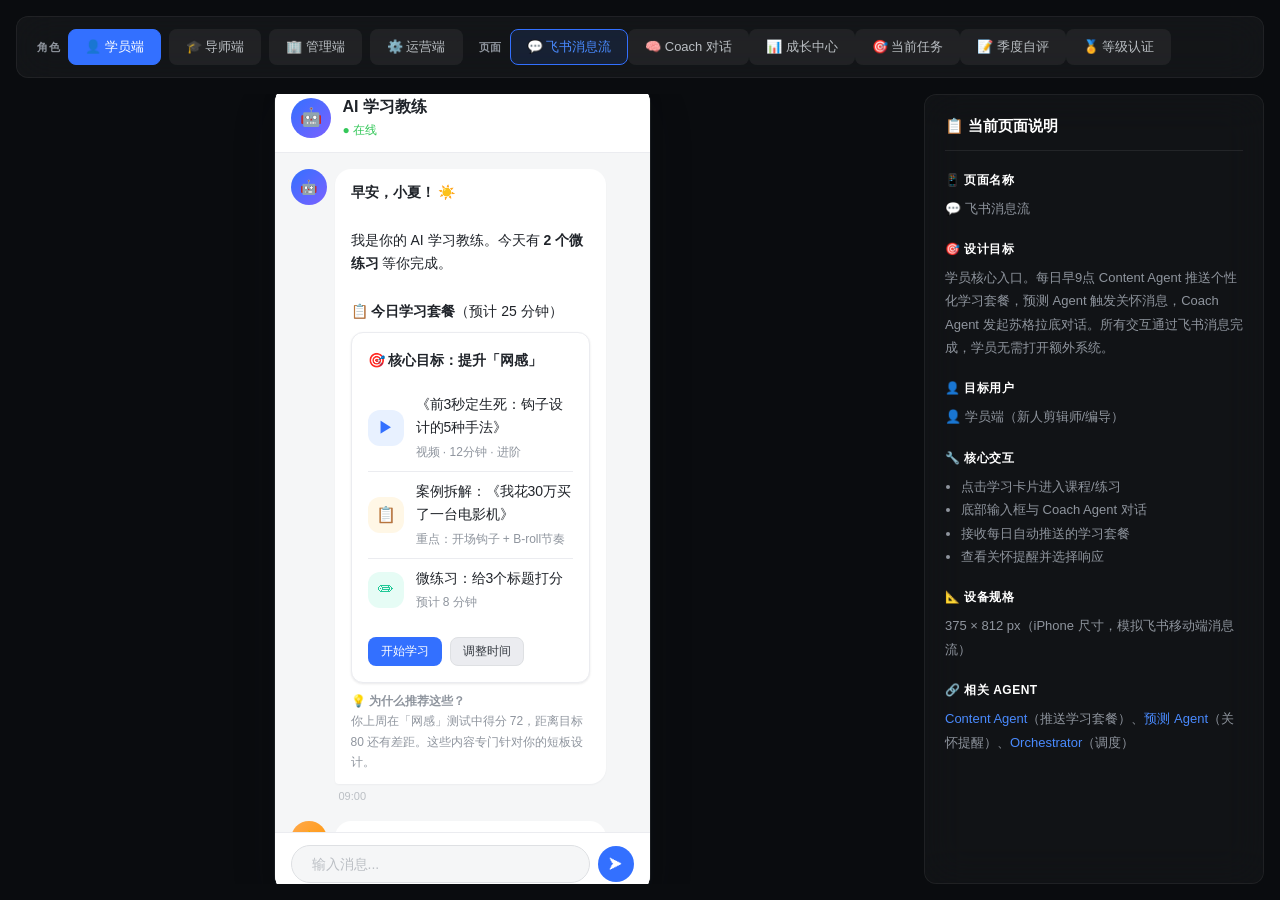
<file: training_system/figma_prototype/index.html>
<!DOCTYPE html>
<html lang="zh-CN">
<head>
    <meta charset="UTF-8">
    <meta name="viewport" content="width=device-width, initial-scale=1.0">
    <title>MediaStorm Agentic Learning — 交互原型</title>
    <link rel="stylesheet" href="css/design-system.css">
</head>
<body>
    <div class="proto-root">
        <!-- Navigation -->
        <nav class="proto-nav">
            <div class="nav-section">
                <span class="nav-section-label">角色</span>
                <button class="role-tab active" data-role="student" onclick="switchRole('student')">👤 学员端</button>
                <button class="role-tab" data-role="mentor" onclick="switchRole('mentor')">🎓 导师端</button>
                <button class="role-tab" data-role="manager" onclick="switchRole('manager')">🏢 管理端</button>
                <button class="role-tab" data-role="admin" onclick="switchRole('admin')">⚙️ 运营端</button>
            </div>
            <div class="nav-section">
                <span class="nav-section-label">页面</span>
                <div class="page-tabs" id="pageTabs"></div>
            </div>
        </nav>

        <!-- Device Canvas -->
        <div class="proto-canvas">
            <div class="device-frame" id="deviceFrame">
                <div class="device-content" id="deviceContent"></div>
            </div>
        </div>

        <!-- Info Panel -->
        <aside class="info-panel">
            <h3>📋 当前页面说明</h3>
            <div id="pageInfo">
                <p>请选择一个角色和页面查看详情</p>
            </div>
        </aside>
    </div>

    <script src="js/app.js"></script>
</body>
</html>
</file>
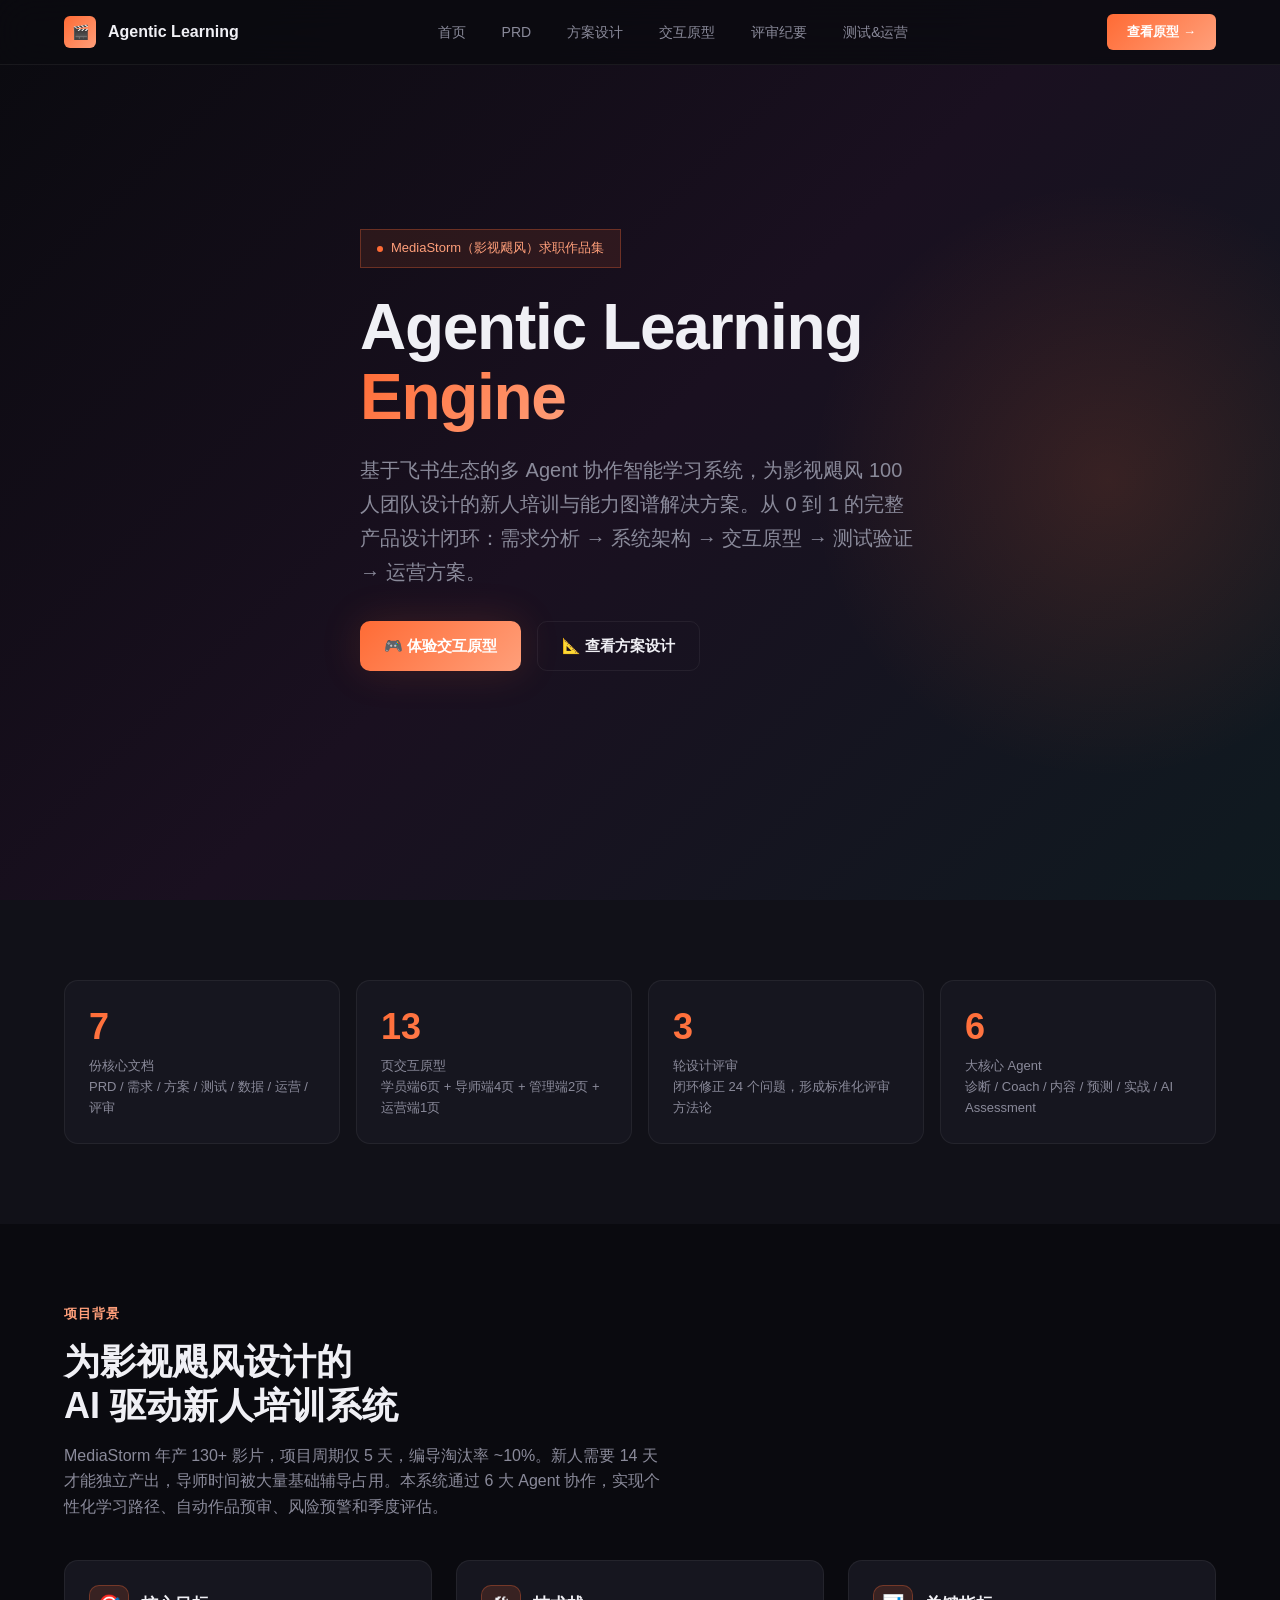
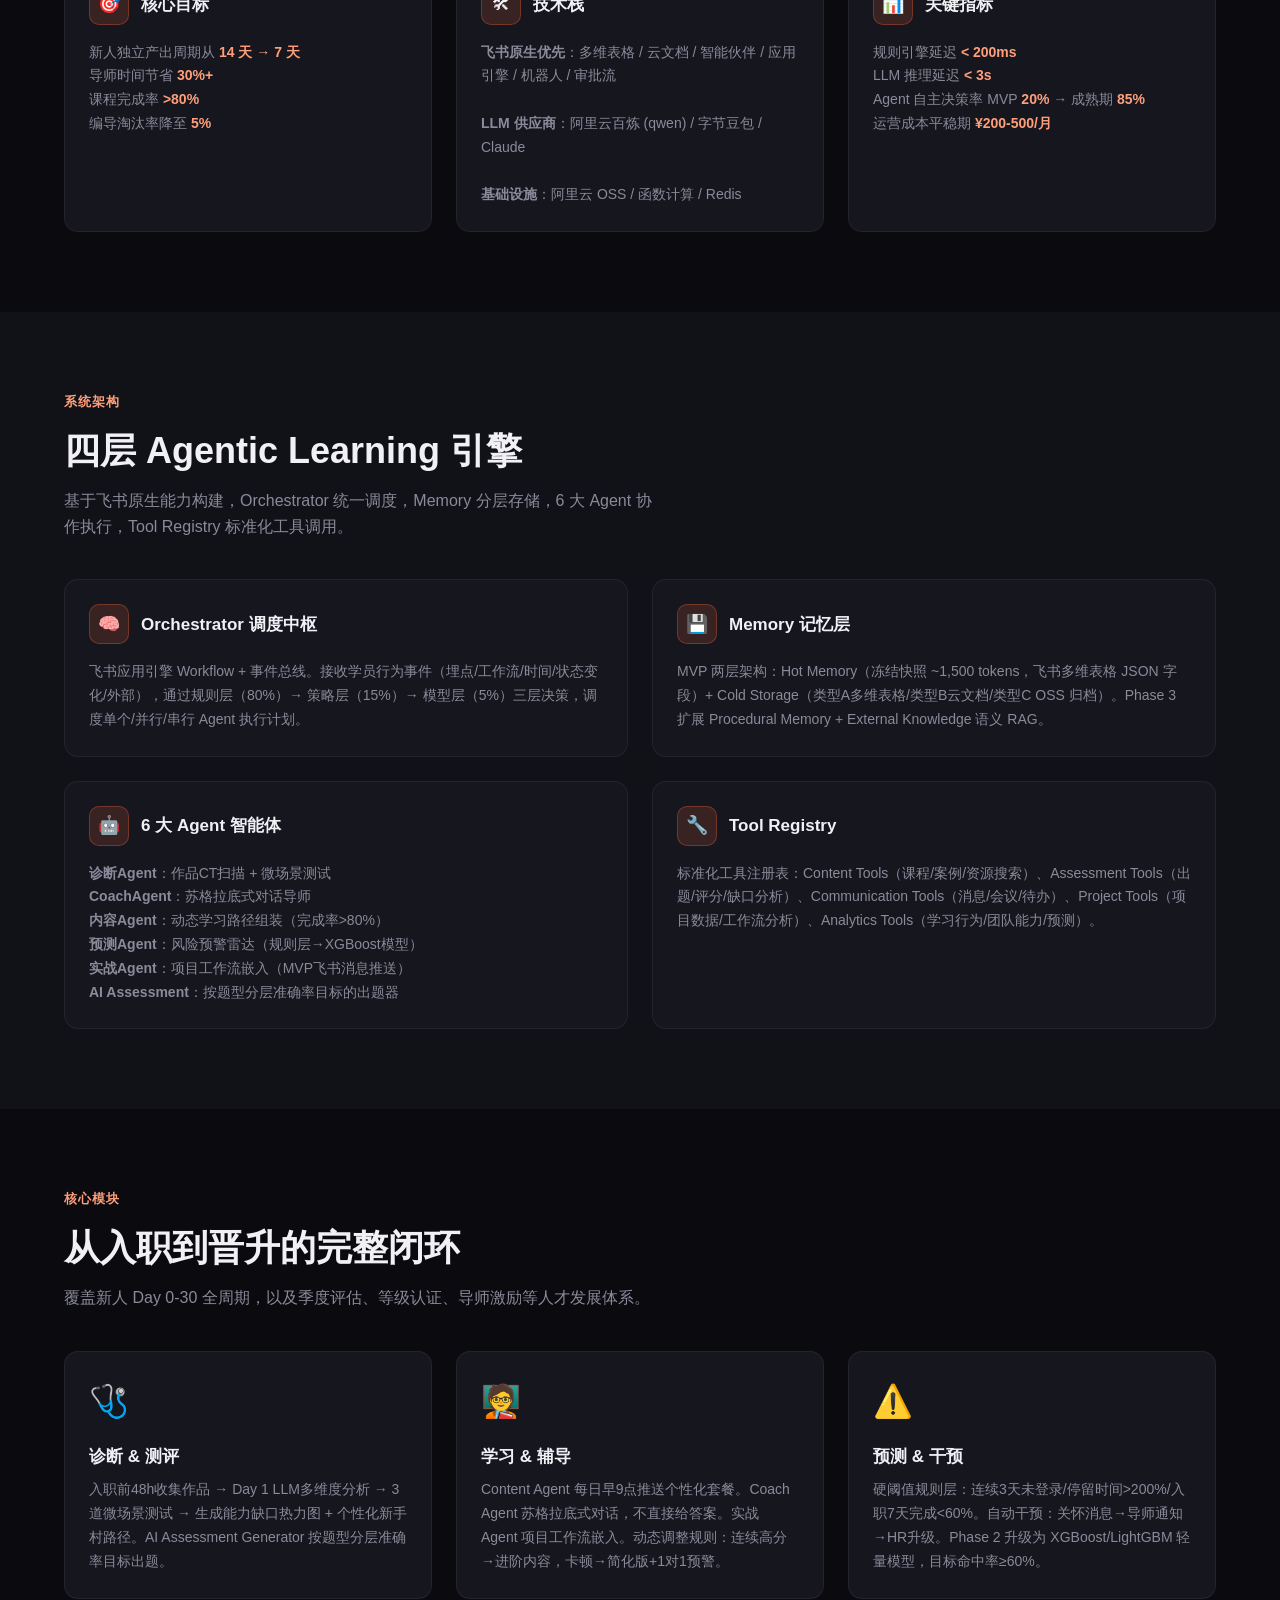
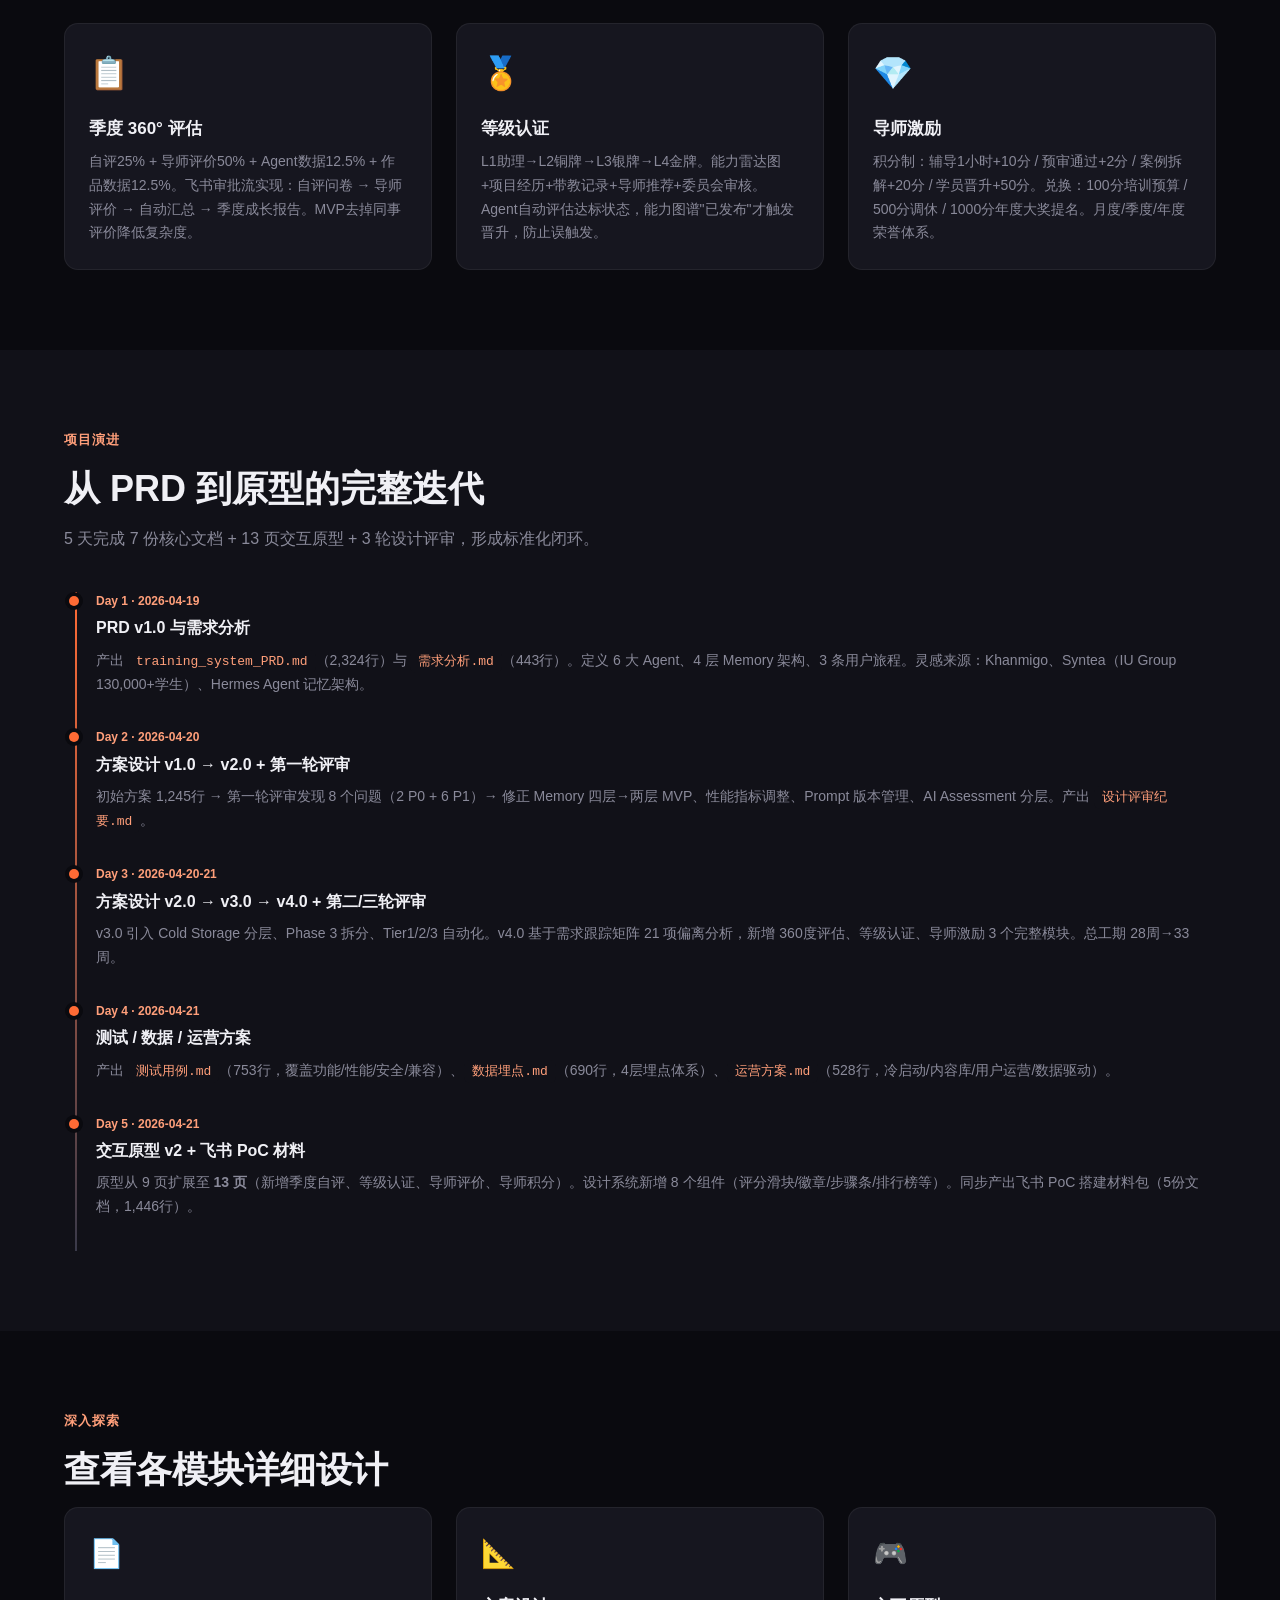
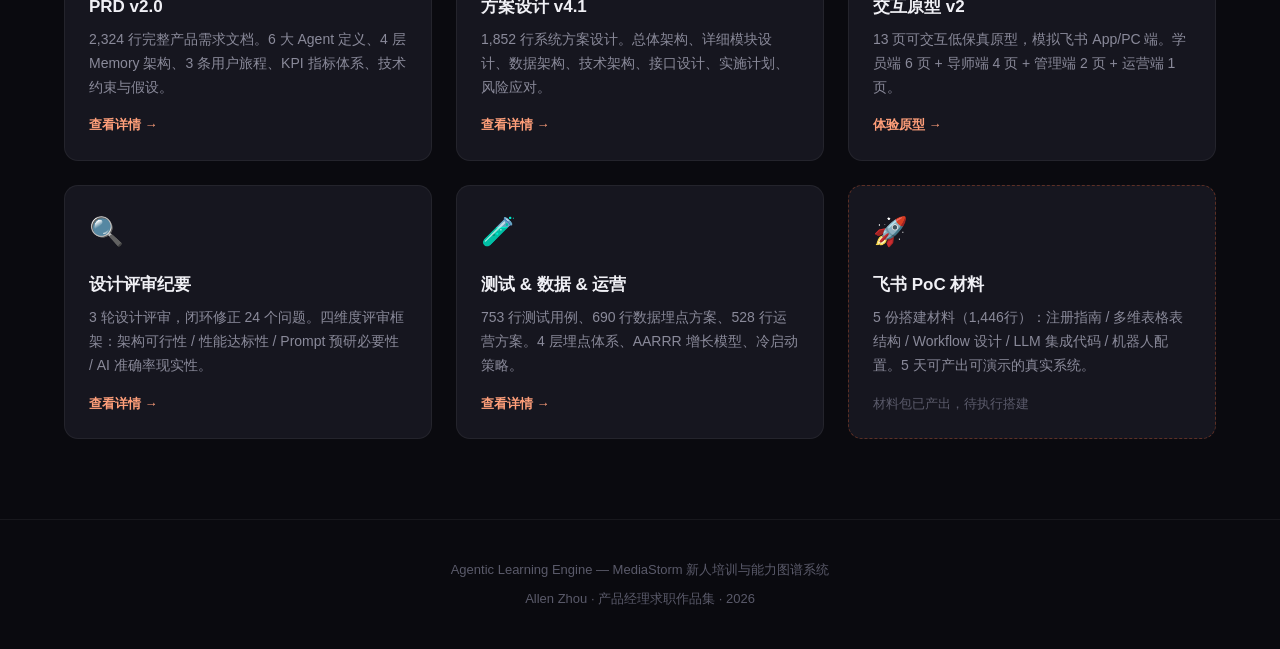
<file: training_system/portfolio/index.html>
<!DOCTYPE html>
<html lang="zh-CN">
<head>
  <meta charset="UTF-8">
  <meta name="viewport" content="width=device-width, initial-scale=1.0">
  <title>Agentic Learning Engine — Allen Zhou 作品集</title>
  <meta name="description" content="MediaStorm新人培训与能力图谱系统 — 产品设计方案集，涵盖PRD、系统架构、交互原型、测试用例、数据埋点与运营方案">
  <link rel="stylesheet" href="assets/css/main.css">
</head>
<body>

<!-- Navigation -->
<nav class="nav">
  <div class="container nav-inner">
    <a href="index.html" class="nav-brand">
      <div class="nav-brand-icon">🎬</div>
      <span>Agentic Learning</span>
    </a>
    <button class="nav-mobile-toggle">☰</button>
    <div class="nav-links">
      <a href="index.html" class="nav-link active">首页</a>
      <a href="prd.html" class="nav-link">PRD</a>
      <a href="design.html" class="nav-link">方案设计</a>
      <a href="prototype.html" class="nav-link">交互原型</a>
      <a href="review.html" class="nav-link">评审纪要</a>
      <a href="testing.html" class="nav-link">测试&运营</a>
    </div>
    <a href="prototype.html" class="nav-cta">查看原型 →</a>
  </div>
</nav>

<!-- Hero -->
<header class="hero">
  <div class="container">
    <div class="hero-badge reveal">
      <span class="hero-badge-dot"></span>
      <span>MediaStorm（影视飓风）求职作品集</span>
    </div>
    <h1 class="hero-title reveal">
      Agentic Learning<br>
      <span class="hero-title-accent">Engine</span>
    </h1>
    <p class="hero-subtitle reveal">
      基于飞书生态的多 Agent 协作智能学习系统，为影视飓风 100 人团队设计的新人培训与能力图谱解决方案。从 0 到 1 的完整产品设计闭环：需求分析 → 系统架构 → 交互原型 → 测试验证 → 运营方案。
    </p>
    <div class="hero-actions reveal">
      <a href="prototype.html" class="btn btn-primary">🎮 体验交互原型</a>
      <a href="design.html" class="btn btn-secondary">📐 查看方案设计</a>
    </div>
  </div>
</header>

<!-- Stats -->
<section class="section" style="background: var(--bg-elevated);">
  <div class="container">
    <div class="stats-grid">
      <div class="stat-card reveal">
        <div class="stat-value">7</div>
        <div class="stat-label">份核心文档<br>PRD / 需求 / 方案 / 测试 / 数据 / 运营 / 评审</div>
      </div>
      <div class="stat-card reveal">
        <div class="stat-value">13</div>
        <div class="stat-label">页交互原型<br>学员端6页 + 导师端4页 + 管理端2页 + 运营端1页</div>
      </div>
      <div class="stat-card reveal">
        <div class="stat-value">3</div>
        <div class="stat-label">轮设计评审<br>闭环修正 24 个问题，形成标准化评审方法论</div>
      </div>
      <div class="stat-card reveal">
        <div class="stat-value">6</div>
        <div class="stat-label">大核心 Agent<br>诊断 / Coach / 内容 / 预测 / 实战 / AI Assessment</div>
      </div>
    </div>
  </div>
</section>

<!-- Project Overview -->
<section class="section" id="overview">
  <div class="container">
    <div class="heading-sm reveal">项目背景</div>
    <h2 class="section-title reveal">为影视飓风设计的<br>AI 驱动新人培训系统</h2>
    <p class="section-subtitle reveal">
      MediaStorm 年产 130+ 影片，项目周期仅 5 天，编导淘汰率 ~10%。新人需要 14 天才能独立产出，导师时间被大量基础辅导占用。本系统通过 6 大 Agent 协作，实现个性化学习路径、自动作品预审、风险预警和季度评估。
    </p>

    <div class="grid-3">
      <div class="card reveal">
        <div class="card-header">
          <div class="card-icon">🎯</div>
          <div class="card-title">核心目标</div>
        </div>
        <div class="card-desc">
          新人独立产出周期从 <strong class="text-accent">14 天 → 7 天</strong><br>
          导师时间节省 <strong class="text-accent">30%+</strong><br>
          课程完成率 <strong class="text-accent">>80%</strong><br>
          编导淘汰率降至 <strong class="text-accent">5%</strong>
        </div>
      </div>
      <div class="card reveal">
        <div class="card-header">
          <div class="card-icon">🛠</div>
          <div class="card-title">技术栈</div>
        </div>
        <div class="card-desc">
          <strong>飞书原生优先</strong>：多维表格 / 云文档 / 智能伙伴 / 应用引擎 / 机器人 / 审批流<br><br>
          <strong>LLM 供应商</strong>：阿里云百炼 (qwen) / 字节豆包 / Claude<br><br>
          <strong>基础设施</strong>：阿里云 OSS / 函数计算 / Redis
        </div>
      </div>
      <div class="card reveal">
        <div class="card-header">
          <div class="card-icon">📊</div>
          <div class="card-title">关键指标</div>
        </div>
        <div class="card-desc">
          规则引擎延迟 <strong class="text-accent">< 200ms</strong><br>
          LLM 推理延迟 <strong class="text-accent">< 3s</strong><br>
          Agent 自主决策率 MVP <strong class="text-accent">20%</strong> → 成熟期 <strong class="text-accent">85%</strong><br>
          运营成本平稳期 <strong class="text-accent">¥200-500/月</strong>
        </div>
      </div>
    </div>
  </div>
</section>

<!-- Architecture -->
<section class="section" style="background: var(--bg-elevated);" id="architecture">
  <div class="container">
    <div class="heading-sm reveal">系统架构</div>
    <h2 class="section-title reveal">四层 Agentic Learning 引擎</h2>
    <p class="section-subtitle reveal">
      基于飞书原生能力构建，Orchestrator 统一调度，Memory 分层存储，6 大 Agent 协作执行，Tool Registry 标准化工具调用。
    </p>

    <div class="grid-2">
      <div class="card reveal">
        <div class="card-header">
          <div class="card-icon">🧠</div>
          <div class="card-title">Orchestrator 调度中枢</div>
        </div>
        <div class="card-desc">
          飞书应用引擎 Workflow + 事件总线。接收学员行为事件（埋点/工作流/时间/状态变化/外部），通过规则层（80%）→ 策略层（15%）→ 模型层（5%）三层决策，调度单个/并行/串行 Agent 执行计划。
        </div>
      </div>
      <div class="card reveal">
        <div class="card-header">
          <div class="card-icon">💾</div>
          <div class="card-title">Memory 记忆层</div>
        </div>
        <div class="card-desc">
          MVP 两层架构：Hot Memory（冻结快照 ~1,500 tokens，飞书多维表格 JSON 字段）+ Cold Storage（类型A多维表格/类型B云文档/类型C OSS 归档）。Phase 3 扩展 Procedural Memory + External Knowledge 语义 RAG。
        </div>
      </div>
      <div class="card reveal">
        <div class="card-header">
          <div class="card-icon">🤖</div>
          <div class="card-title">6 大 Agent 智能体</div>
        </div>
        <div class="card-desc">
          <strong>诊断Agent</strong>：作品CT扫描 + 微场景测试<br>
          <strong>CoachAgent</strong>：苏格拉底式对话导师<br>
          <strong>内容Agent</strong>：动态学习路径组装（完成率>80%）<br>
          <strong>预测Agent</strong>：风险预警雷达（规则层→XGBoost模型）<br>
          <strong>实战Agent</strong>：项目工作流嵌入（MVP飞书消息推送）<br>
          <strong>AI Assessment</strong>：按题型分层准确率目标的出题器
        </div>
      </div>
      <div class="card reveal">
        <div class="card-header">
          <div class="card-icon">🔧</div>
          <div class="card-title">Tool Registry</div>
        </div>
        <div class="card-desc">
          标准化工具注册表：Content Tools（课程/案例/资源搜索）、Assessment Tools（出题/评分/缺口分析）、Communication Tools（消息/会议/待办）、Project Tools（项目数据/工作流分析）、Analytics Tools（学习行为/团队能力/预测）。
        </div>
      </div>
    </div>
  </div>
</section>

<!-- Modules -->
<section class="section" id="modules">
  <div class="container">
    <div class="heading-sm reveal">核心模块</div>
    <h2 class="section-title reveal">从入职到晋升的完整闭环</h2>
    <p class="section-subtitle reveal">
      覆盖新人 Day 0-30 全周期，以及季度评估、等级认证、导师激励等人才发展体系。
    </p>

    <div class="grid-3">
      <div class="card reveal">
        <div style="font-size: 32px; margin-bottom: var(--s4);">🩺</div>
        <div class="card-title mb-2">诊断 & 测评</div>
        <div class="card-desc">
          入职前48h收集作品 → Day 1 LLM多维度分析 → 3道微场景测试 → 生成能力缺口热力图 + 个性化新手村路径。AI Assessment Generator 按题型分层准确率目标出题。
        </div>
      </div>
      <div class="card reveal">
        <div style="font-size: 32px; margin-bottom: var(--s4);">🧑‍🏫</div>
        <div class="card-title mb-2">学习 & 辅导</div>
        <div class="card-desc">
          Content Agent 每日早9点推送个性化套餐。Coach Agent 苏格拉底式对话，不直接给答案。实战 Agent 项目工作流嵌入。动态调整规则：连续高分→进阶内容，卡顿→简化版+1对1预警。
        </div>
      </div>
      <div class="card reveal">
        <div style="font-size: 32px; margin-bottom: var(--s4);">⚠️</div>
        <div class="card-title mb-2">预测 & 干预</div>
        <div class="card-desc">
          硬阈值规则层：连续3天未登录/停留时间>200%/入职7天完成<60%。自动干预：关怀消息→导师通知→HR升级。Phase 2 升级为 XGBoost/LightGBM 轻量模型，目标命中率≥60%。
        </div>
      </div>
      <div class="card reveal">
        <div style="font-size: 32px; margin-bottom: var(--s4);">📋</div>
        <div class="card-title mb-2">季度 360° 评估</div>
        <div class="card-desc">
          自评25% + 导师评价50% + Agent数据12.5% + 作品数据12.5%。飞书审批流实现：自评问卷 → 导师评价 → 自动汇总 → 季度成长报告。MVP去掉同事评价降低复杂度。
        </div>
      </div>
      <div class="card reveal">
        <div style="font-size: 32px; margin-bottom: var(--s4);">🏅</div>
        <div class="card-title mb-2">等级认证</div>
        <div class="card-desc">
          L1助理→L2铜牌→L3银牌→L4金牌。能力雷达图+项目经历+带教记录+导师推荐+委员会审核。Agent自动评估达标状态，能力图谱"已发布"才触发晋升，防止误触发。
        </div>
      </div>
      <div class="card reveal">
        <div style="font-size: 32px; margin-bottom: var(--s4);">💎</div>
        <div class="card-title mb-2">导师激励</div>
        <div class="card-desc">
          积分制：辅导1小时+10分 / 预审通过+2分 / 案例拆解+20分 / 学员晋升+50分。兑换：100分培训预算 / 500分调休 / 1000分年度大奖提名。月度/季度/年度荣誉体系。
        </div>
      </div>
    </div>
  </div>
</section>

<!-- Timeline -->
<section class="section" style="background: var(--bg-elevated);" id="timeline">
  <div class="container">
    <div class="heading-sm reveal">项目演进</div>
    <h2 class="section-title reveal">从 PRD 到原型的完整迭代</h2>
    <p class="section-subtitle reveal">
      5 天完成 7 份核心文档 + 13 页交互原型 + 3 轮设计评审，形成标准化闭环。
    </p>

    <div class="timeline">
      <div class="timeline-item reveal">
        <div class="timeline-date">Day 1 · 2026-04-19</div>
        <div class="timeline-title">PRD v1.0 与需求分析</div>
        <div class="timeline-desc">
          产出 <code>training_system_PRD.md</code>（2,324行）与 <code>需求分析.md</code>（443行）。定义 6 大 Agent、4 层 Memory 架构、3 条用户旅程。灵感来源：Khanmigo、Syntea（IU Group 130,000+学生）、Hermes Agent 记忆架构。
        </div>
      </div>
      <div class="timeline-item reveal">
        <div class="timeline-date">Day 2 · 2026-04-20</div>
        <div class="timeline-title">方案设计 v1.0 → v2.0 + 第一轮评审</div>
        <div class="timeline-desc">
          初始方案 1,245行 → 第一轮评审发现 8 个问题（2 P0 + 6 P1）→ 修正 Memory 四层→两层 MVP、性能指标调整、Prompt 版本管理、AI Assessment 分层。产出 <code>设计评审纪要.md</code>。
        </div>
      </div>
      <div class="timeline-item reveal">
        <div class="timeline-date">Day 3 · 2026-04-20-21</div>
        <div class="timeline-title">方案设计 v2.0 → v3.0 → v4.0 + 第二/三轮评审</div>
        <div class="timeline-desc">
          v3.0 引入 Cold Storage 分层、Phase 3 拆分、Tier1/2/3 自动化。v4.0 基于需求跟踪矩阵 21 项偏离分析，新增 360度评估、等级认证、导师激励 3 个完整模块。总工期 28周→33周。
        </div>
      </div>
      <div class="timeline-item reveal">
        <div class="timeline-date">Day 4 · 2026-04-21</div>
        <div class="timeline-title">测试 / 数据 / 运营方案</div>
        <div class="timeline-desc">
          产出 <code>测试用例.md</code>（753行，覆盖功能/性能/安全/兼容）、<code>数据埋点.md</code>（690行，4层埋点体系）、<code>运营方案.md</code>（528行，冷启动/内容库/用户运营/数据驱动）。
        </div>
      </div>
      <div class="timeline-item reveal">
        <div class="timeline-date">Day 5 · 2026-04-21</div>
        <div class="timeline-title">交互原型 v2 + 飞书 PoC 材料</div>
        <div class="timeline-desc">
          原型从 9 页扩展至 <strong>13 页</strong>（新增季度自评、等级认证、导师评价、导师积分）。设计系统新增 8 个组件（评分滑块/徽章/步骤条/排行榜等）。同步产出飞书 PoC 搭建材料包（5份文档，1,446行）。
        </div>
      </div>
    </div>
  </div>
</section>

<!-- Navigation Cards -->
<section class="section" id="explore">
  <div class="container">
    <div class="heading-sm reveal">深入探索</div>
    <h2 class="section-title reveal">查看各模块详细设计</h2>

    <div class="grid-3">
      <a href="prd.html" class="card reveal" style="text-decoration: none; color: inherit;">
        <div style="font-size: 28px; margin-bottom: var(--s4);">📄</div>
        <div class="card-title mb-2">PRD v2.0</div>
        <div class="card-desc">
          2,324 行完整产品需求文档。6 大 Agent 定义、4 层 Memory 架构、3 条用户旅程、KPI 指标体系、技术约束与假设。
        </div>
        <div class="mt-4" style="color: var(--accent-light); font-size: 13px; font-weight: 600;">查看详情 →</div>
      </a>
      <a href="design.html" class="card reveal" style="text-decoration: none; color: inherit;">
        <div style="font-size: 28px; margin-bottom: var(--s4);">📐</div>
        <div class="card-title mb-2">方案设计 v4.1</div>
        <div class="card-desc">
          1,852 行系统方案设计。总体架构、详细模块设计、数据架构、技术架构、接口设计、实施计划、风险应对。
        </div>
        <div class="mt-4" style="color: var(--accent-light); font-size: 13px; font-weight: 600;">查看详情 →</div>
      </a>
      <a href="prototype.html" class="card reveal" style="text-decoration: none; color: inherit;">
        <div style="font-size: 28px; margin-bottom: var(--s4);">🎮</div>
        <div class="card-title mb-2">交互原型 v2</div>
        <div class="card-desc">
          13 页可交互低保真原型，模拟飞书 App/PC 端。学员端 6 页 + 导师端 4 页 + 管理端 2 页 + 运营端 1 页。
        </div>
        <div class="mt-4" style="color: var(--accent-light); font-size: 13px; font-weight: 600;">体验原型 →</div>
      </a>
      <a href="review.html" class="card reveal" style="text-decoration: none; color: inherit;">
        <div style="font-size: 28px; margin-bottom: var(--s4);">🔍</div>
        <div class="card-title mb-2">设计评审纪要</div>
        <div class="card-desc">
          3 轮设计评审，闭环修正 24 个问题。四维度评审框架：架构可行性 / 性能达标性 / Prompt 预研必要性 / AI 准确率现实性。
        </div>
        <div class="mt-4" style="color: var(--accent-light); font-size: 13px; font-weight: 600;">查看详情 →</div>
      </a>
      <a href="testing.html" class="card reveal" style="text-decoration: none; color: inherit;">
        <div style="font-size: 28px; margin-bottom: var(--s4);">🧪</div>
        <div class="card-title mb-2">测试 & 数据 & 运营</div>
        <div class="card-desc">
          753 行测试用例、690 行数据埋点方案、528 行运营方案。4 层埋点体系、AARRR 增长模型、冷启动策略。
        </div>
        <div class="mt-4" style="color: var(--accent-light); font-size: 13px; font-weight: 600;">查看详情 →</div>
      </a>
      <div class="card reveal" style="border: 1px dashed var(--border-active);">
        <div style="font-size: 28px; margin-bottom: var(--s4);">🚀</div>
        <div class="card-title mb-2">飞书 PoC 材料</div>
        <div class="card-desc">
          5 份搭建材料（1,446行）：注册指南 / 多维表格表结构 / Workflow 设计 / LLM 集成代码 / 机器人配置。5 天可产出可演示的真实系统。
        </div>
        <div class="mt-4" style="color: var(--text-tertiary); font-size: 13px;">材料包已产出，待执行搭建</div>
      </div>
    </div>
  </div>
</section>

<!-- Footer -->
<footer class="footer">
  <div class="container">
    <p style="margin-bottom: var(--s2);">Agentic Learning Engine — MediaStorm 新人培训与能力图谱系统</p>
    <p>Allen Zhou · 产品经理求职作品集 · 2026</p>
  </div>
</footer>

<script src="assets/js/main.js"></script>
</body>
</html>
</file>
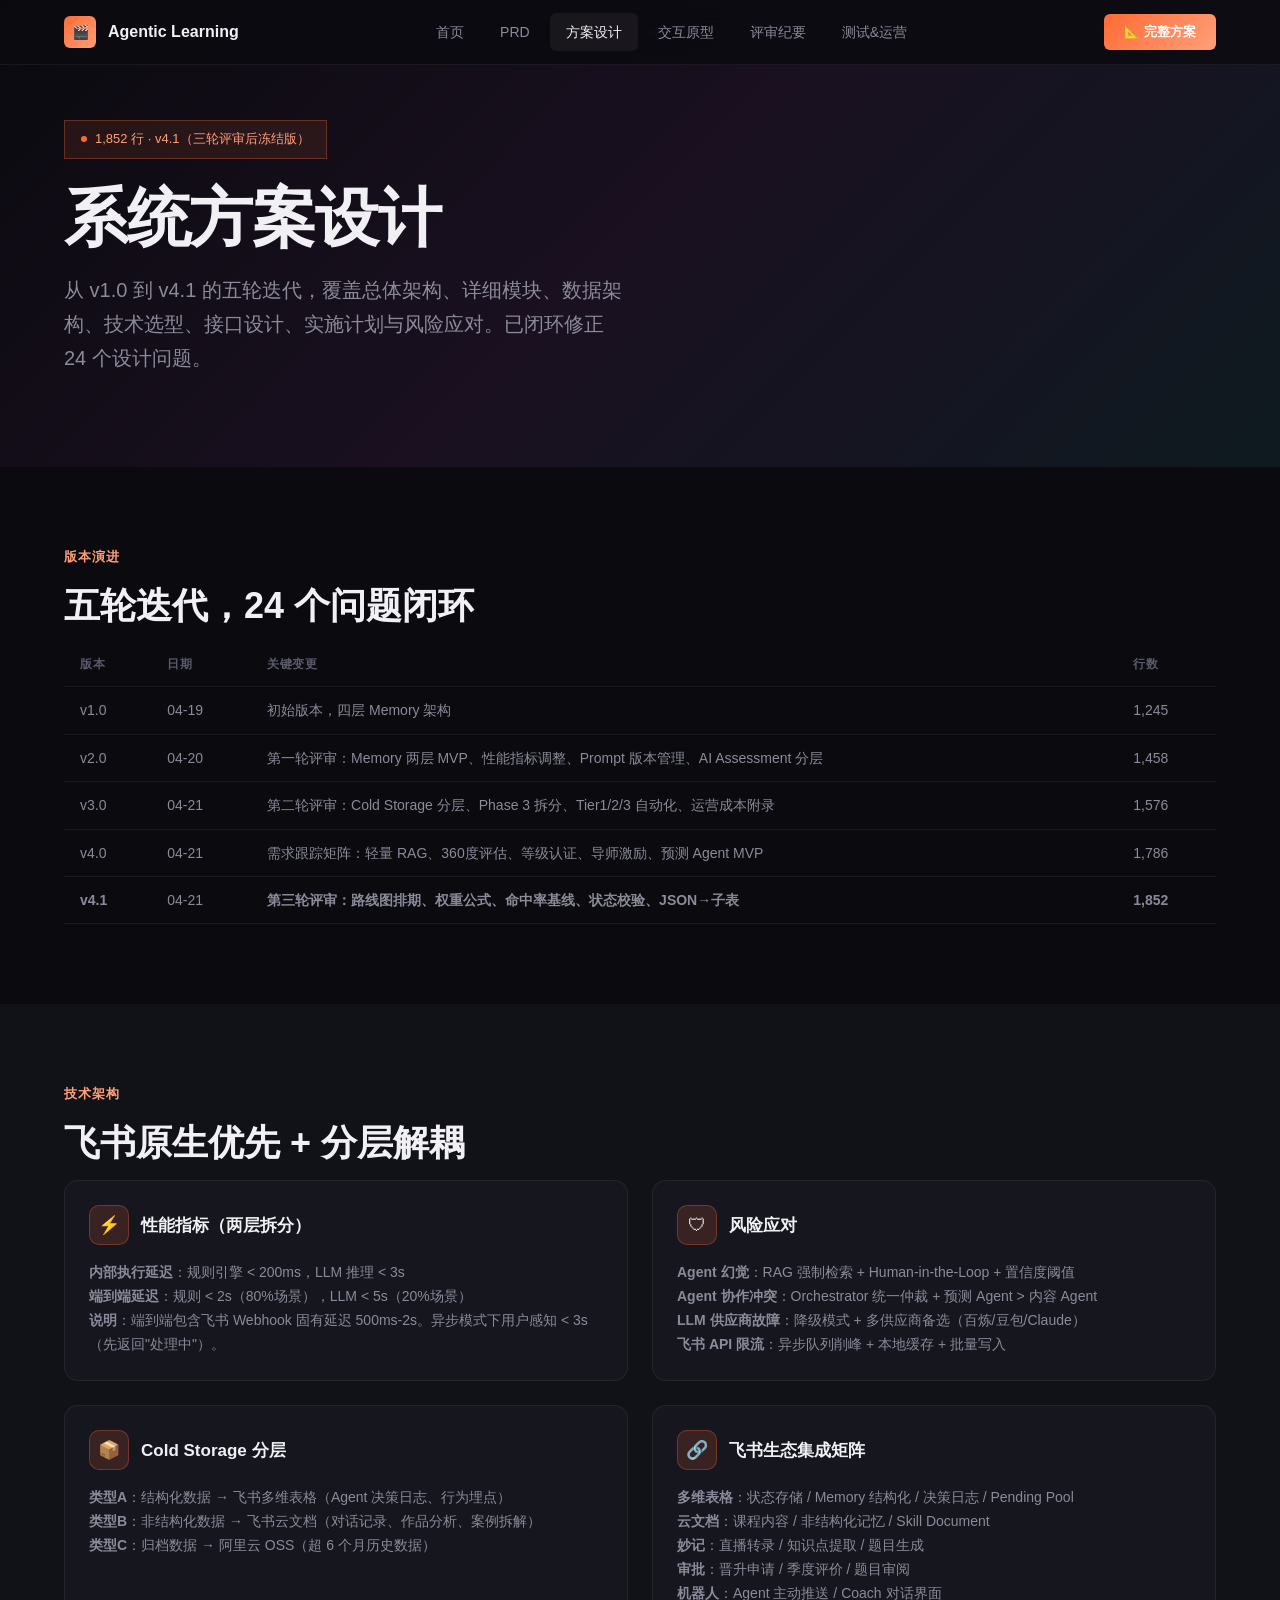
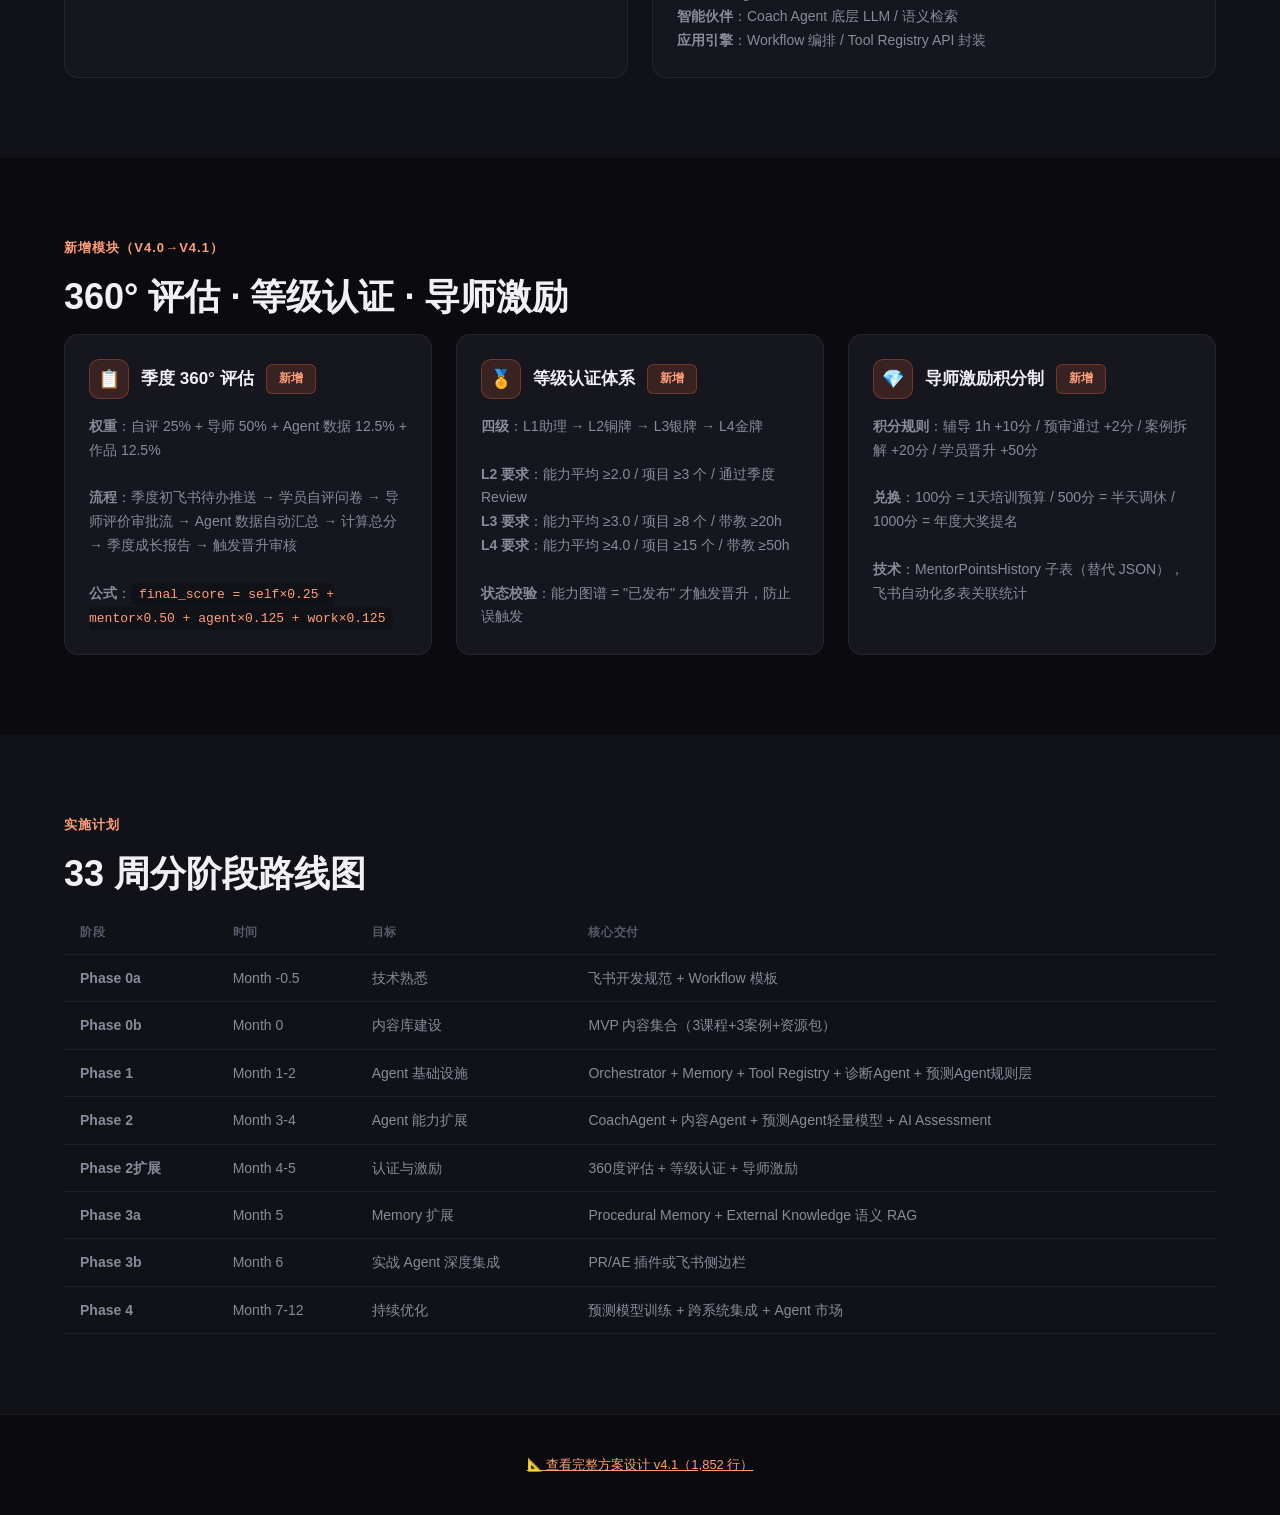
<file: training_system/portfolio/design.html>
<!DOCTYPE html>
<html lang="zh-CN">
<head>
  <meta charset="UTF-8">
  <meta name="viewport" content="width=device-width, initial-scale=1.0">
  <title>方案设计 — Agentic Learning Engine</title>
  <link rel="stylesheet" href="assets/css/main.css">
</head>
<body>

<nav class="nav">
  <div class="container nav-inner">
    <a href="index.html" class="nav-brand">
      <div class="nav-brand-icon">🎬</div>
      <span>Agentic Learning</span>
    </a>
    <button class="nav-mobile-toggle">☰</button>
    <div class="nav-links">
      <a href="index.html" class="nav-link">首页</a>
      <a href="prd.html" class="nav-link">PRD</a>
      <a href="design.html" class="nav-link active">方案设计</a>
      <a href="prototype.html" class="nav-link">交互原型</a>
      <a href="review.html" class="nav-link">评审纪要</a>
      <a href="testing.html" class="nav-link">测试&运营</a>
    </div>
    <a href="../方案设计_v4.1.md" class="nav-cta">📐 完整方案</a>
  </div>
</nav>

<header style="padding-top: 120px; padding-bottom: 60px; background: var(--gradient-hero);">
  <div class="container">
    <div class="hero-badge reveal">
      <span class="hero-badge-dot"></span>
      <span>1,852 行 · v4.1（三轮评审后冻结版）</span>
    </div>
    <h1 class="hero-title reveal">系统方案设计</h1>
    <p class="hero-subtitle reveal">
      从 v1.0 到 v4.1 的五轮迭代，覆盖总体架构、详细模块、数据架构、技术选型、接口设计、实施计划与风险应对。已闭环修正 24 个设计问题。
    </p>
  </div>
</header>

<section class="section">
  <div class="container">
    <div class="heading-sm reveal">版本演进</div>
    <h2 class="section-title reveal">五轮迭代，24 个问题闭环</h2>

    <table class="data-table reveal">
      <thead>
        <tr>
          <th>版本</th>
          <th>日期</th>
          <th>关键变更</th>
          <th>行数</th>
        </tr>
      </thead>
      <tbody>
        <tr>
          <td>v1.0</td>
          <td>04-19</td>
          <td>初始版本，四层 Memory 架构</td>
          <td>1,245</td>
        </tr>
        <tr>
          <td>v2.0</td>
          <td>04-20</td>
          <td>第一轮评审：Memory 两层 MVP、性能指标调整、Prompt 版本管理、AI Assessment 分层</td>
          <td>1,458</td>
        </tr>
        <tr>
          <td>v3.0</td>
          <td>04-21</td>
          <td>第二轮评审：Cold Storage 分层、Phase 3 拆分、Tier1/2/3 自动化、运营成本附录</td>
          <td>1,576</td>
        </tr>
        <tr>
          <td>v4.0</td>
          <td>04-21</td>
          <td>需求跟踪矩阵：轻量 RAG、360度评估、等级认证、导师激励、预测 Agent MVP</td>
          <td>1,786</td>
        </tr>
        <tr>
          <td><strong>v4.1</strong></td>
          <td>04-21</td>
          <td><strong>第三轮评审：路线图排期、权重公式、命中率基线、状态校验、JSON→子表</strong></td>
          <td><strong>1,852</strong></td>
        </tr>
      </tbody>
    </table>
  </div>
</section>

<section class="section" style="background: var(--bg-elevated);">
  <div class="container">
    <div class="heading-sm reveal">技术架构</div>
    <h2 class="section-title reveal">飞书原生优先 + 分层解耦</h2>

    <div class="grid-2">
      <div class="card reveal">
        <div class="card-header">
          <div class="card-icon">⚡</div>
          <div class="card-title">性能指标（两层拆分）</div>
        </div>
        <div class="card-desc">
          <strong>内部执行延迟</strong>：规则引擎 < 200ms，LLM 推理 < 3s<br>
          <strong>端到端延迟</strong>：规则 < 2s（80%场景），LLM < 5s（20%场景）<br>
          <strong>说明</strong>：端到端包含飞书 Webhook 固有延迟 500ms-2s。异步模式下用户感知 < 3s（先返回"处理中"）。
        </div>
      </div>
      <div class="card reveal">
        <div class="card-header">
          <div class="card-icon">🛡</div>
          <div class="card-title">风险应对</div>
        </div>
        <div class="card-desc">
          <strong>Agent 幻觉</strong>：RAG 强制检索 + Human-in-the-Loop + 置信度阈值<br>
          <strong>Agent 协作冲突</strong>：Orchestrator 统一仲裁 + 预测 Agent > 内容 Agent<br>
          <strong>LLM 供应商故障</strong>：降级模式 + 多供应商备选（百炼/豆包/Claude）<br>
          <strong>飞书 API 限流</strong>：异步队列削峰 + 本地缓存 + 批量写入
        </div>
      </div>
      <div class="card reveal">
        <div class="card-header">
          <div class="card-icon">📦</div>
          <div class="card-title">Cold Storage 分层</div>
        </div>
        <div class="card-desc">
          <strong>类型A</strong>：结构化数据 → 飞书多维表格（Agent 决策日志、行为埋点）<br>
          <strong>类型B</strong>：非结构化数据 → 飞书云文档（对话记录、作品分析、案例拆解）<br>
          <strong>类型C</strong>：归档数据 → 阿里云 OSS（超 6 个月历史数据）
        </div>
      </div>
      <div class="card reveal">
        <div class="card-header">
          <div class="card-icon">🔗</div>
          <div class="card-title">飞书生态集成矩阵</div>
        </div>
        <div class="card-desc">
          <strong>多维表格</strong>：状态存储 / Memory 结构化 / 决策日志 / Pending Pool<br>
          <strong>云文档</strong>：课程内容 / 非结构化记忆 / Skill Document<br>
          <strong>妙记</strong>：直播转录 / 知识点提取 / 题目生成<br>
          <strong>审批</strong>：晋升申请 / 季度评价 / 题目审阅<br>
          <strong>机器人</strong>：Agent 主动推送 / Coach 对话界面<br>
          <strong>智能伙伴</strong>：Coach Agent 底层 LLM / 语义检索<br>
          <strong>应用引擎</strong>：Workflow 编排 / Tool Registry API 封装
        </div>
      </div>
    </div>
  </div>
</section>

<section class="section">
  <div class="container">
    <div class="heading-sm reveal">新增模块（v4.0→v4.1）</div>
    <h2 class="section-title reveal">360° 评估 · 等级认证 · 导师激励</h2>

    <div class="grid-3">
      <div class="card reveal">
        <div class="card-header">
          <div class="card-icon">📋</div>
          <div class="card-title">季度 360° 评估</div>
          <span class="tag tag-accent">新增</span>
        </div>
        <div class="card-desc">
          <strong>权重</strong>：自评 25% + 导师 50% + Agent 数据 12.5% + 作品 12.5%<br><br>
          <strong>流程</strong>：季度初飞书待办推送 → 学员自评问卷 → 导师评价审批流 → Agent 数据自动汇总 → 计算总分 → 季度成长报告 → 触发晋升审核<br><br>
          <strong>公式</strong>：<code>final_score = self×0.25 + mentor×0.50 + agent×0.125 + work×0.125</code>
        </div>
      </div>
      <div class="card reveal">
        <div class="card-header">
          <div class="card-icon">🏅</div>
          <div class="card-title">等级认证体系</div>
          <span class="tag tag-accent">新增</span>
        </div>
        <div class="card-desc">
          <strong>四级</strong>：L1助理 → L2铜牌 → L3银牌 → L4金牌<br><br>
          <strong>L2 要求</strong>：能力平均 ≥2.0 / 项目 ≥3 个 / 通过季度 Review<br>
          <strong>L3 要求</strong>：能力平均 ≥3.0 / 项目 ≥8 个 / 带教 ≥20h<br>
          <strong>L4 要求</strong>：能力平均 ≥4.0 / 项目 ≥15 个 / 带教 ≥50h<br><br>
          <strong>状态校验</strong>：能力图谱 = "已发布" 才触发晋升，防止误触发
        </div>
      </div>
      <div class="card reveal">
        <div class="card-header">
          <div class="card-icon">💎</div>
          <div class="card-title">导师激励积分制</div>
          <span class="tag tag-accent">新增</span>
        </div>
        <div class="card-desc">
          <strong>积分规则</strong>：辅导 1h +10分 / 预审通过 +2分 / 案例拆解 +20分 / 学员晋升 +50分<br><br>
          <strong>兑换</strong>：100分 = 1天培训预算 / 500分 = 半天调休 / 1000分 = 年度大奖提名<br><br>
          <strong>技术</strong>：MentorPointsHistory 子表（替代 JSON），飞书自动化多表关联统计
        </div>
      </div>
    </div>
  </div>
</section>

<section class="section" style="background: var(--bg-elevated);">
  <div class="container">
    <div class="heading-sm reveal">实施计划</div>
    <h2 class="section-title reveal">33 周分阶段路线图</h2>

    <table class="data-table reveal">
      <thead>
        <tr>
          <th>阶段</th>
          <th>时间</th>
          <th>目标</th>
          <th>核心交付</th>
        </tr>
      </thead>
      <tbody>
        <tr>
          <td><strong>Phase 0a</strong></td>
          <td>Month -0.5</td>
          <td>技术熟悉</td>
          <td>飞书开发规范 + Workflow 模板</td>
        </tr>
        <tr>
          <td><strong>Phase 0b</strong></td>
          <td>Month 0</td>
          <td>内容库建设</td>
          <td>MVP 内容集合（3课程+3案例+资源包）</td>
        </tr>
        <tr>
          <td><strong>Phase 1</strong></td>
          <td>Month 1-2</td>
          <td>Agent 基础设施</td>
          <td>Orchestrator + Memory + Tool Registry + 诊断Agent + 预测Agent规则层</td>
        </tr>
        <tr>
          <td><strong>Phase 2</strong></td>
          <td>Month 3-4</td>
          <td>Agent 能力扩展</td>
          <td>CoachAgent + 内容Agent + 预测Agent轻量模型 + AI Assessment</td>
        </tr>
        <tr>
          <td><strong>Phase 2扩展</strong></td>
          <td>Month 4-5</td>
          <td>认证与激励</td>
          <td>360度评估 + 等级认证 + 导师激励</td>
        </tr>
        <tr>
          <td><strong>Phase 3a</strong></td>
          <td>Month 5</td>
          <td>Memory 扩展</td>
          <td>Procedural Memory + External Knowledge 语义 RAG</td>
        </tr>
        <tr>
          <td><strong>Phase 3b</strong></td>
          <td>Month 6</td>
          <td>实战 Agent 深度集成</td>
          <td>PR/AE 插件或飞书侧边栏</td>
        </tr>
        <tr>
          <td><strong>Phase 4</strong></td>
          <td>Month 7-12</td>
          <td>持续优化</td>
          <td>预测模型训练 + 跨系统集成 + Agent 市场</td>
        </tr>
      </tbody>
    </table>
  </div>
</section>

<footer class="footer">
  <div class="container">
    <p><a href="../方案设计_v4.1.md" style="color: var(--accent-light);">📐 查看完整方案设计 v4.1（1,852 行）</a></p>
  </div>
</footer>

<script src="assets/js/main.js"></script>
</body>
</html>
</file>
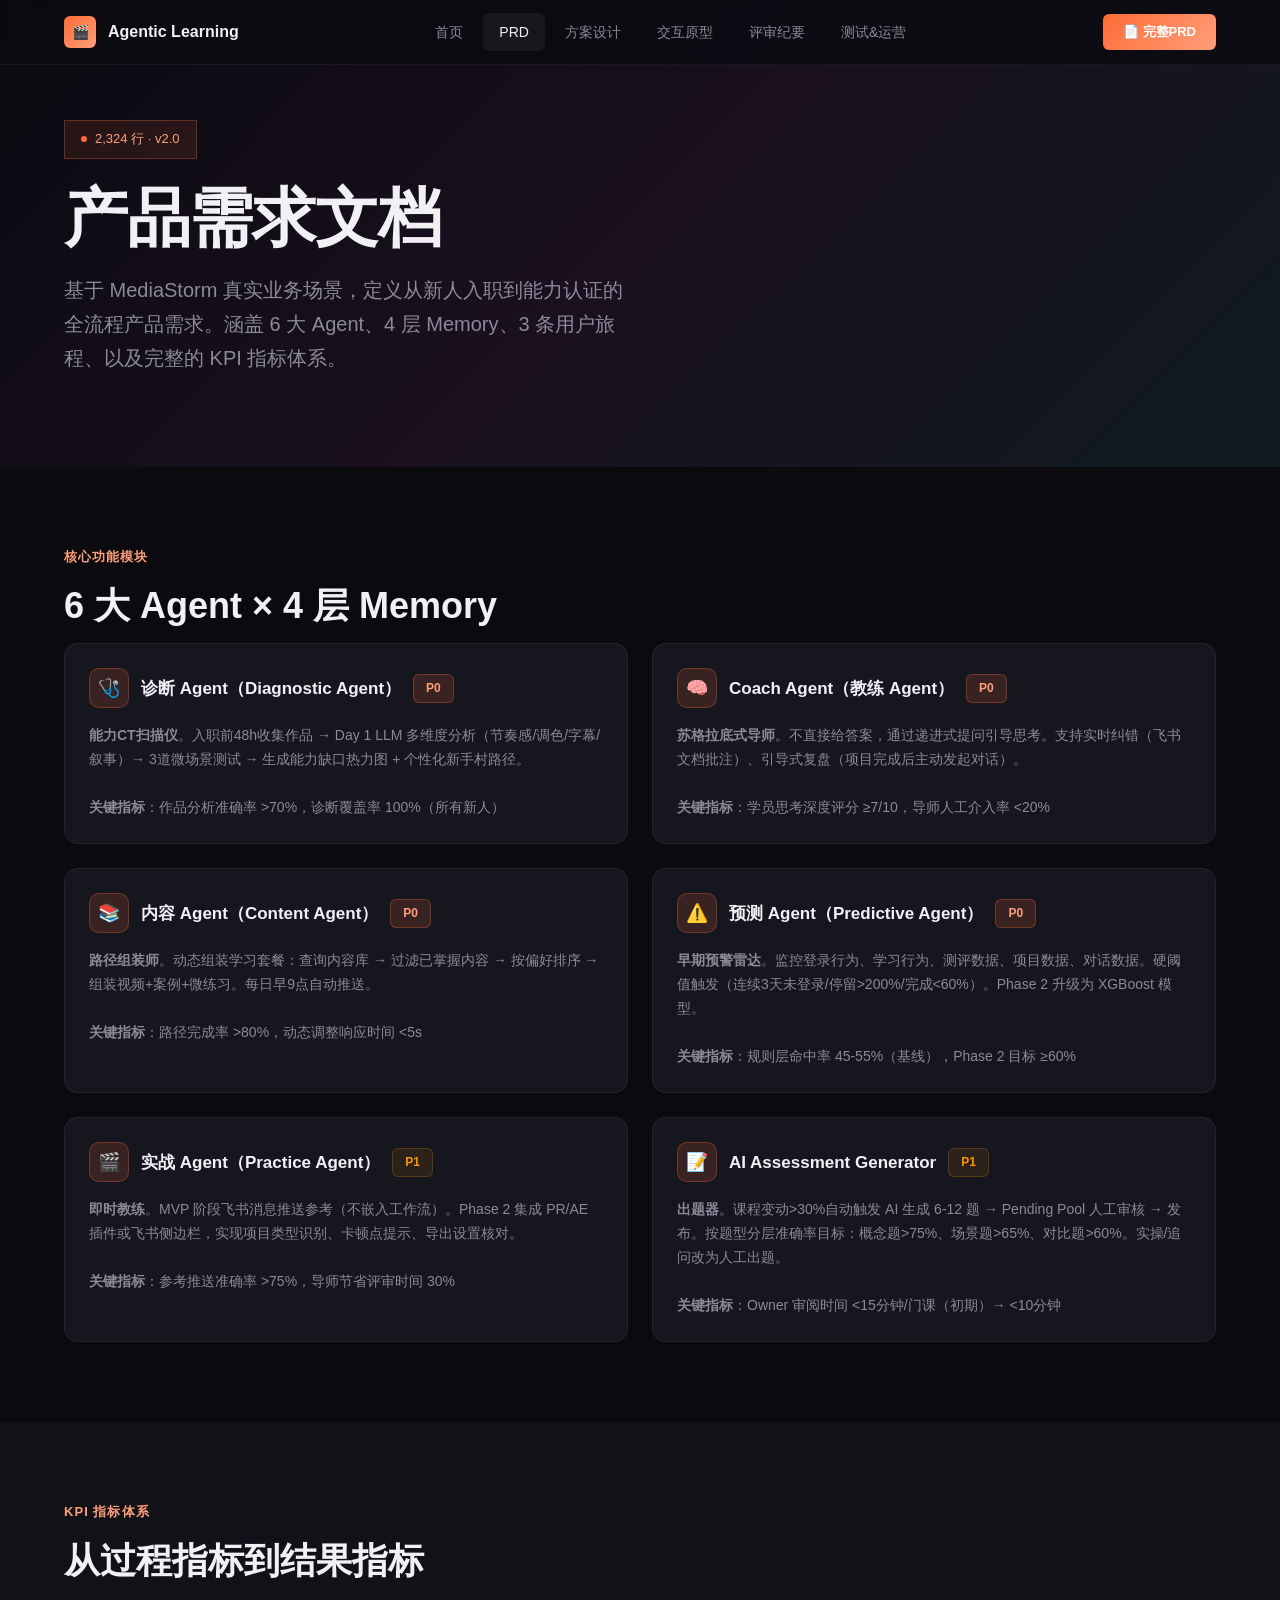
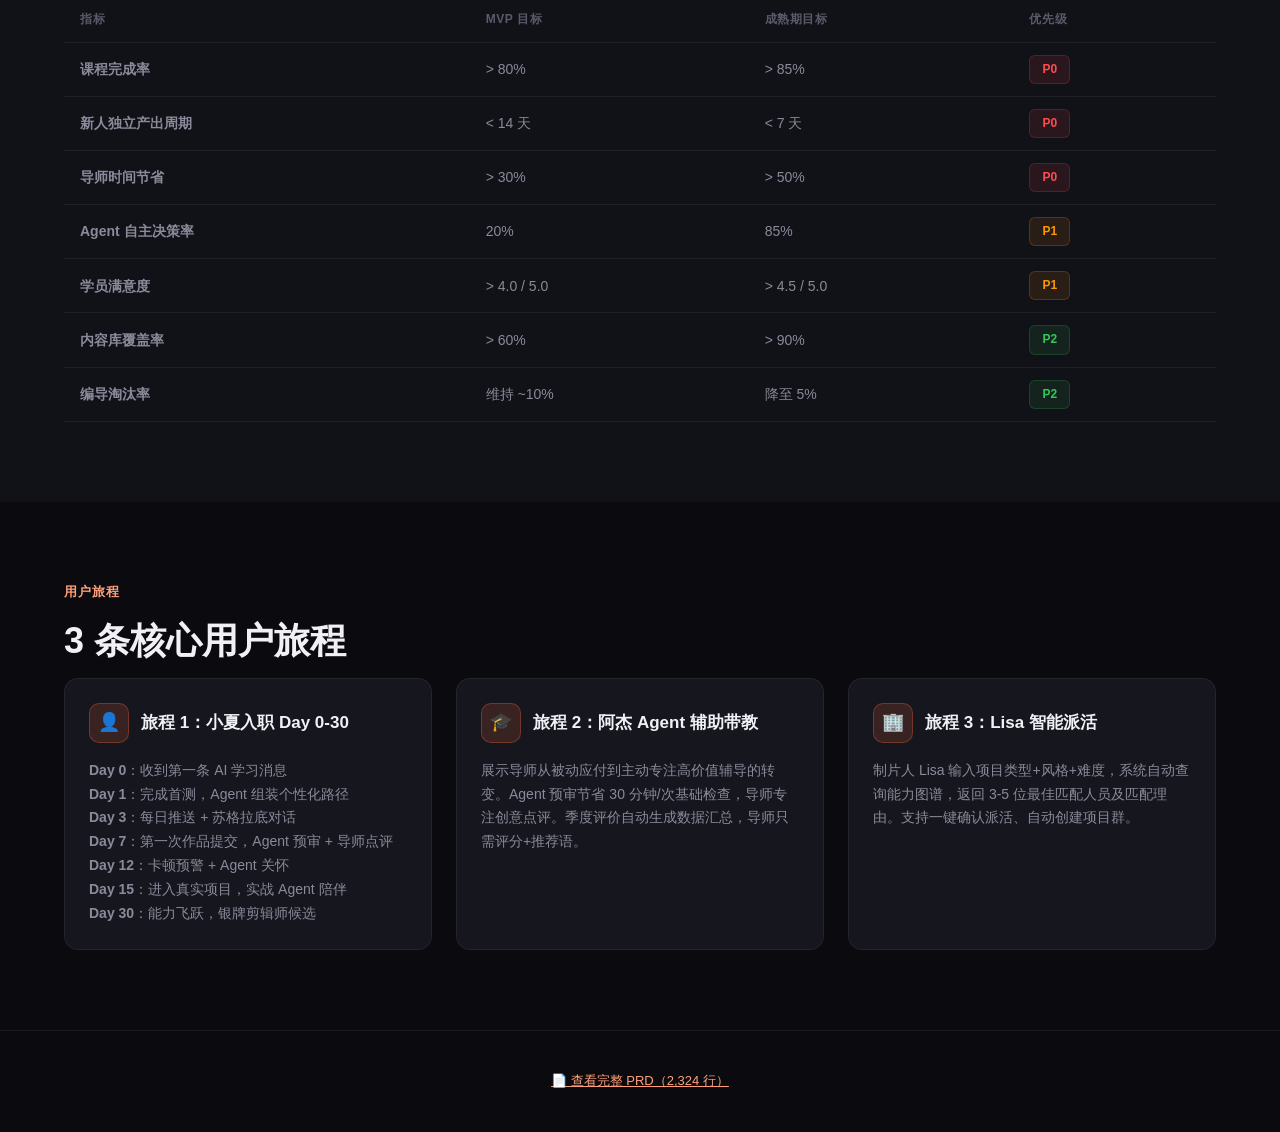
<file: training_system/portfolio/prd.html>
<!DOCTYPE html>
<html lang="zh-CN">
<head>
  <meta charset="UTF-8">
  <meta name="viewport" content="width=device-width, initial-scale=1.0">
  <title>PRD — Agentic Learning Engine</title>
  <link rel="stylesheet" href="assets/css/main.css">
</head>
<body>

<nav class="nav">
  <div class="container nav-inner">
    <a href="index.html" class="nav-brand">
      <div class="nav-brand-icon">🎬</div>
      <span>Agentic Learning</span>
    </a>
    <button class="nav-mobile-toggle">☰</button>
    <div class="nav-links">
      <a href="index.html" class="nav-link">首页</a>
      <a href="prd.html" class="nav-link active">PRD</a>
      <a href="design.html" class="nav-link">方案设计</a>
      <a href="prototype.html" class="nav-link">交互原型</a>
      <a href="review.html" class="nav-link">评审纪要</a>
      <a href="testing.html" class="nav-link">测试&运营</a>
    </div>
    <a href="../training_system_PRD.md" class="nav-cta">📄 完整PRD</a>
  </div>
</nav>

<header style="padding-top: 120px; padding-bottom: 60px; background: var(--gradient-hero);">
  <div class="container">
    <div class="hero-badge reveal">
      <span class="hero-badge-dot"></span>
      <span>2,324 行 · v2.0</span>
    </div>
    <h1 class="hero-title reveal">产品需求文档</h1>
    <p class="hero-subtitle reveal">
      基于 MediaStorm 真实业务场景，定义从新人入职到能力认证的全流程产品需求。涵盖 6 大 Agent、4 层 Memory、3 条用户旅程、以及完整的 KPI 指标体系。
    </p>
  </div>
</header>

<section class="section">
  <div class="container">
    <div class="heading-sm reveal">核心功能模块</div>
    <h2 class="section-title reveal">6 大 Agent × 4 层 Memory</h2>

    <div class="grid-2">
      <div class="card reveal">
        <div class="card-header">
          <div class="card-icon">🩺</div>
          <div class="card-title">诊断 Agent（Diagnostic Agent）</div>
          <span class="tag tag-accent">P0</span>
        </div>
        <div class="card-desc">
          <strong>能力CT扫描仪</strong>。入职前48h收集作品 → Day 1 LLM 多维度分析（节奏感/调色/字幕/叙事）→ 3道微场景测试 → 生成能力缺口热力图 + 个性化新手村路径。<br><br>
          <strong>关键指标</strong>：作品分析准确率 >70%，诊断覆盖率 100%（所有新人）
        </div>
      </div>
      <div class="card reveal">
        <div class="card-header">
          <div class="card-icon">🧠</div>
          <div class="card-title">Coach Agent（教练 Agent）</div>
          <span class="tag tag-accent">P0</span>
        </div>
        <div class="card-desc">
          <strong>苏格拉底式导师</strong>。不直接给答案，通过递进式提问引导思考。支持实时纠错（飞书文档批注）、引导式复盘（项目完成后主动发起对话）。<br><br>
          <strong>关键指标</strong>：学员思考深度评分 ≥7/10，导师人工介入率 <20%
        </div>
      </div>
      <div class="card reveal">
        <div class="card-header">
          <div class="card-icon">📚</div>
          <div class="card-title">内容 Agent（Content Agent）</div>
          <span class="tag tag-accent">P0</span>
        </div>
        <div class="card-desc">
          <strong>路径组装师</strong>。动态组装学习套餐：查询内容库 → 过滤已掌握内容 → 按偏好排序 → 组装视频+案例+微练习。每日早9点自动推送。<br><br>
          <strong>关键指标</strong>：路径完成率 >80%，动态调整响应时间 <5s
        </div>
      </div>
      <div class="card reveal">
        <div class="card-header">
          <div class="card-icon">⚠️</div>
          <div class="card-title">预测 Agent（Predictive Agent）</div>
          <span class="tag tag-accent">P0</span>
        </div>
        <div class="card-desc">
          <strong>早期预警雷达</strong>。监控登录行为、学习行为、测评数据、项目数据、对话数据。硬阈值触发（连续3天未登录/停留>200%/完成<60%）。Phase 2 升级为 XGBoost 模型。<br><br>
          <strong>关键指标</strong>：规则层命中率 45-55%（基线），Phase 2 目标 ≥60%
        </div>
      </div>
      <div class="card reveal">
        <div class="card-header">
          <div class="card-icon">🎬</div>
          <div class="card-title">实战 Agent（Practice Agent）</div>
          <span class="tag tag-yellow">P1</span>
        </div>
        <div class="card-desc">
          <strong>即时教练</strong>。MVP 阶段飞书消息推送参考（不嵌入工作流）。Phase 2 集成 PR/AE 插件或飞书侧边栏，实现项目类型识别、卡顿点提示、导出设置核对。<br><br>
          <strong>关键指标</strong>：参考推送准确率 >75%，导师节省评审时间 30%
        </div>
      </div>
      <div class="card reveal">
        <div class="card-header">
          <div class="card-icon">📝</div>
          <div class="card-title">AI Assessment Generator</div>
          <span class="tag tag-yellow">P1</span>
        </div>
        <div class="card-desc">
          <strong>出题器</strong>。课程变动>30%自动触发 AI 生成 6-12 题 → Pending Pool 人工审核 → 发布。按题型分层准确率目标：概念题>75%、场景题>65%、对比题>60%。实操/追问改为人工出题。<br><br>
          <strong>关键指标</strong>：Owner 审阅时间 <15分钟/门课（初期）→ <10分钟
        </div>
      </div>
    </div>
  </div>
</section>

<section class="section" style="background: var(--bg-elevated);">
  <div class="container">
    <div class="heading-sm reveal">KPI 指标体系</div>
    <h2 class="section-title reveal">从过程指标到结果指标</h2>

    <table class="data-table reveal">
      <thead>
        <tr>
          <th>指标</th>
          <th>MVP 目标</th>
          <th>成熟期目标</th>
          <th>优先级</th>
        </tr>
      </thead>
      <tbody>
        <tr>
          <td><strong>课程完成率</strong></td>
          <td>> 80%</td>
          <td>> 85%</td>
          <td><span class="tag tag-red">P0</span></td>
        </tr>
        <tr>
          <td><strong>新人独立产出周期</strong></td>
          <td>< 14 天</td>
          <td>< 7 天</td>
          <td><span class="tag tag-red">P0</span></td>
        </tr>
        <tr>
          <td><strong>导师时间节省</strong></td>
          <td>> 30%</td>
          <td>> 50%</td>
          <td><span class="tag tag-red">P0</span></td>
        </tr>
        <tr>
          <td><strong>Agent 自主决策率</strong></td>
          <td>20%</td>
          <td>85%</td>
          <td><span class="tag tag-yellow">P1</span></td>
        </tr>
        <tr>
          <td><strong>学员满意度</strong></td>
          <td>> 4.0 / 5.0</td>
          <td>> 4.5 / 5.0</td>
          <td><span class="tag tag-yellow">P1</span></td>
        </tr>
        <tr>
          <td><strong>内容库覆盖率</strong></td>
          <td>> 60%</td>
          <td>> 90%</td>
          <td><span class="tag tag-green">P2</span></td>
        </tr>
        <tr>
          <td><strong>编导淘汰率</strong></td>
          <td>维持 ~10%</td>
          <td>降至 5%</td>
          <td><span class="tag tag-green">P2</span></td>
        </tr>
      </tbody>
    </table>
  </div>
</section>

<section class="section">
  <div class="container">
    <div class="heading-sm reveal">用户旅程</div>
    <h2 class="section-title reveal">3 条核心用户旅程</h2>

    <div class="grid-3">
      <div class="card reveal">
        <div class="card-header">
          <div class="card-icon">👤</div>
          <div class="card-title">旅程 1：小夏入职 Day 0-30</div>
        </div>
        <div class="card-desc">
          <strong>Day 0</strong>：收到第一条 AI 学习消息<br>
          <strong>Day 1</strong>：完成首测，Agent 组装个性化路径<br>
          <strong>Day 3</strong>：每日推送 + 苏格拉底对话<br>
          <strong>Day 7</strong>：第一次作品提交，Agent 预审 + 导师点评<br>
          <strong>Day 12</strong>：卡顿预警 + Agent 关怀<br>
          <strong>Day 15</strong>：进入真实项目，实战 Agent 陪伴<br>
          <strong>Day 30</strong>：能力飞跃，银牌剪辑师候选
        </div>
      </div>
      <div class="card reveal">
        <div class="card-header">
          <div class="card-icon">🎓</div>
          <div class="card-title">旅程 2：阿杰 Agent 辅助带教</div>
        </div>
        <div class="card-desc">
          展示导师从被动应付到主动专注高价值辅导的转变。Agent 预审节省 30 分钟/次基础检查，导师专注创意点评。季度评价自动生成数据汇总，导师只需评分+推荐语。
        </div>
      </div>
      <div class="card reveal">
        <div class="card-header">
          <div class="card-icon">🏢</div>
          <div class="card-title">旅程 3：Lisa 智能派活</div>
        </div>
        <div class="card-desc">
          制片人 Lisa 输入项目类型+风格+难度，系统自动查询能力图谱，返回 3-5 位最佳匹配人员及匹配理由。支持一键确认派活、自动创建项目群。
        </div>
      </div>
    </div>
  </div>
</section>

<footer class="footer">
  <div class="container">
    <p><a href="../training_system_PRD.md" style="color: var(--accent-light);">📄 查看完整 PRD（2,324 行）</a></p>
  </div>
</footer>

<script src="assets/js/main.js"></script>
</body>
</html>
</file>
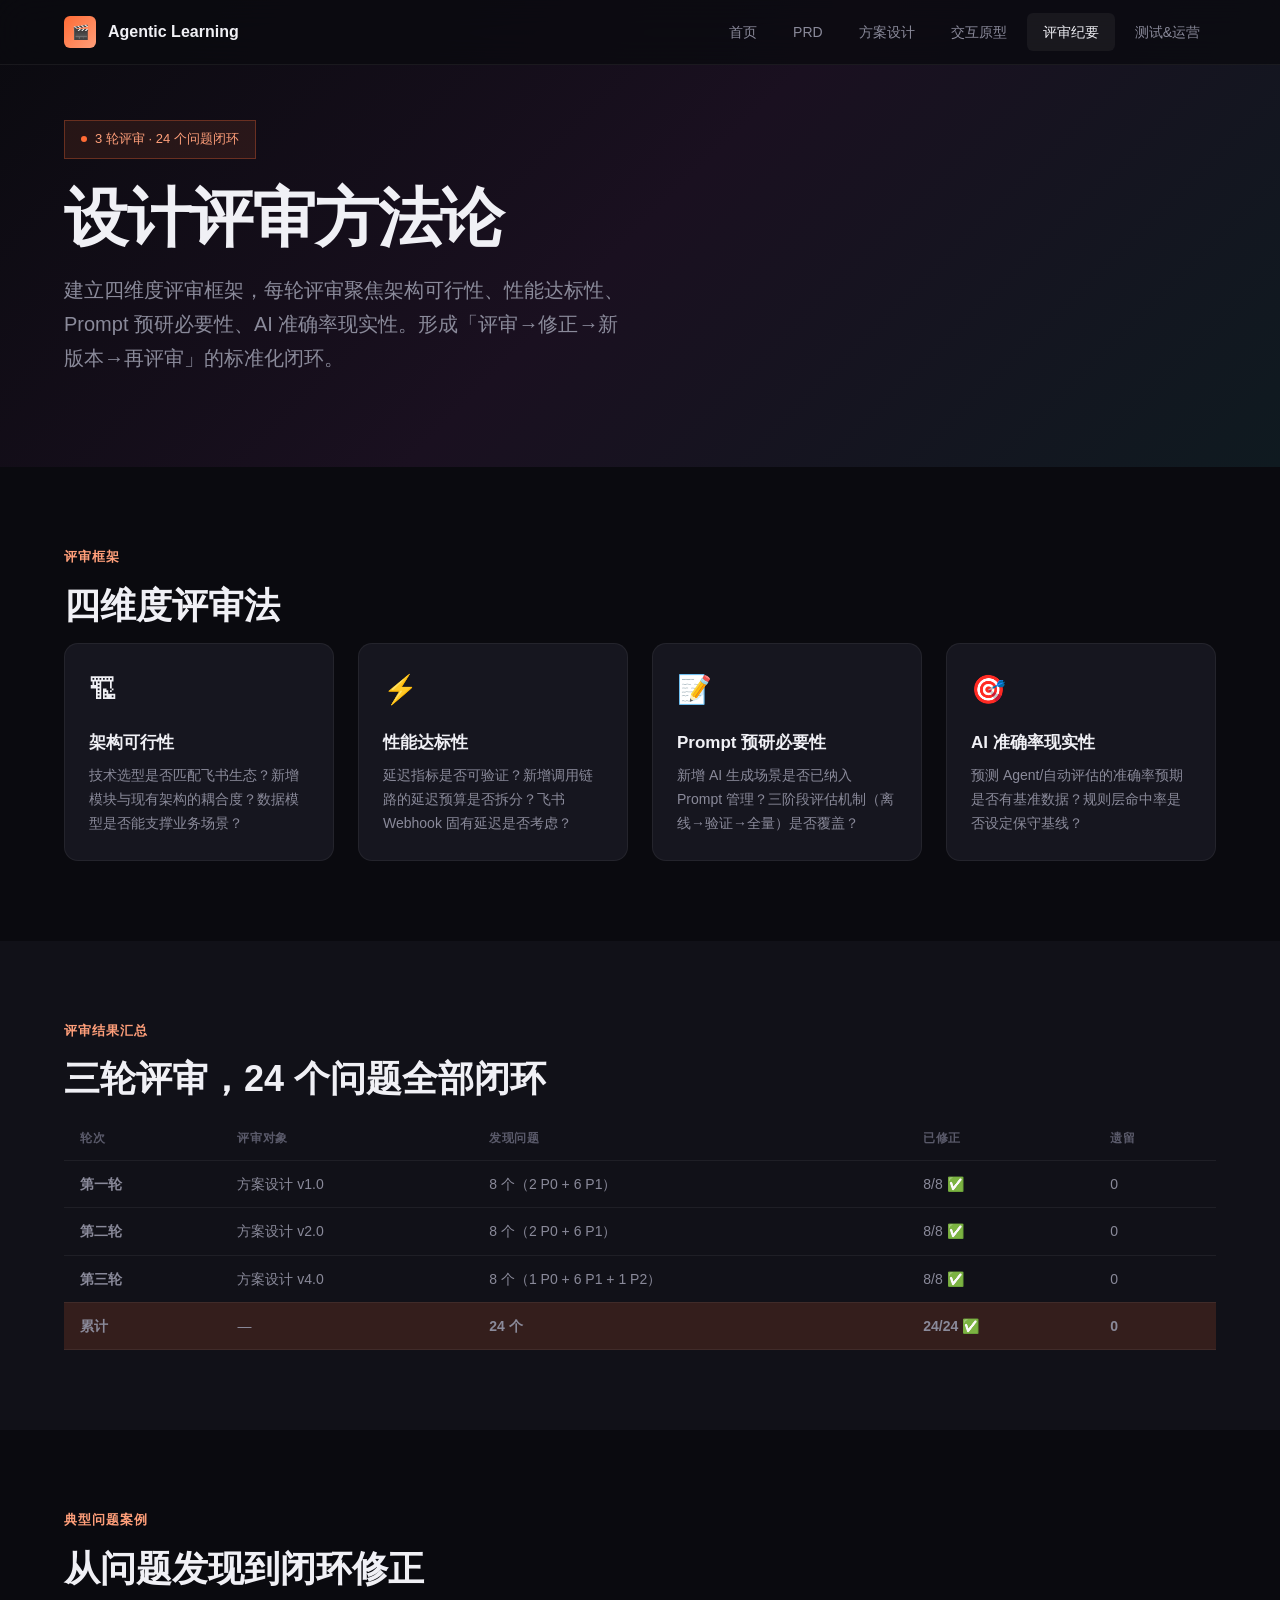
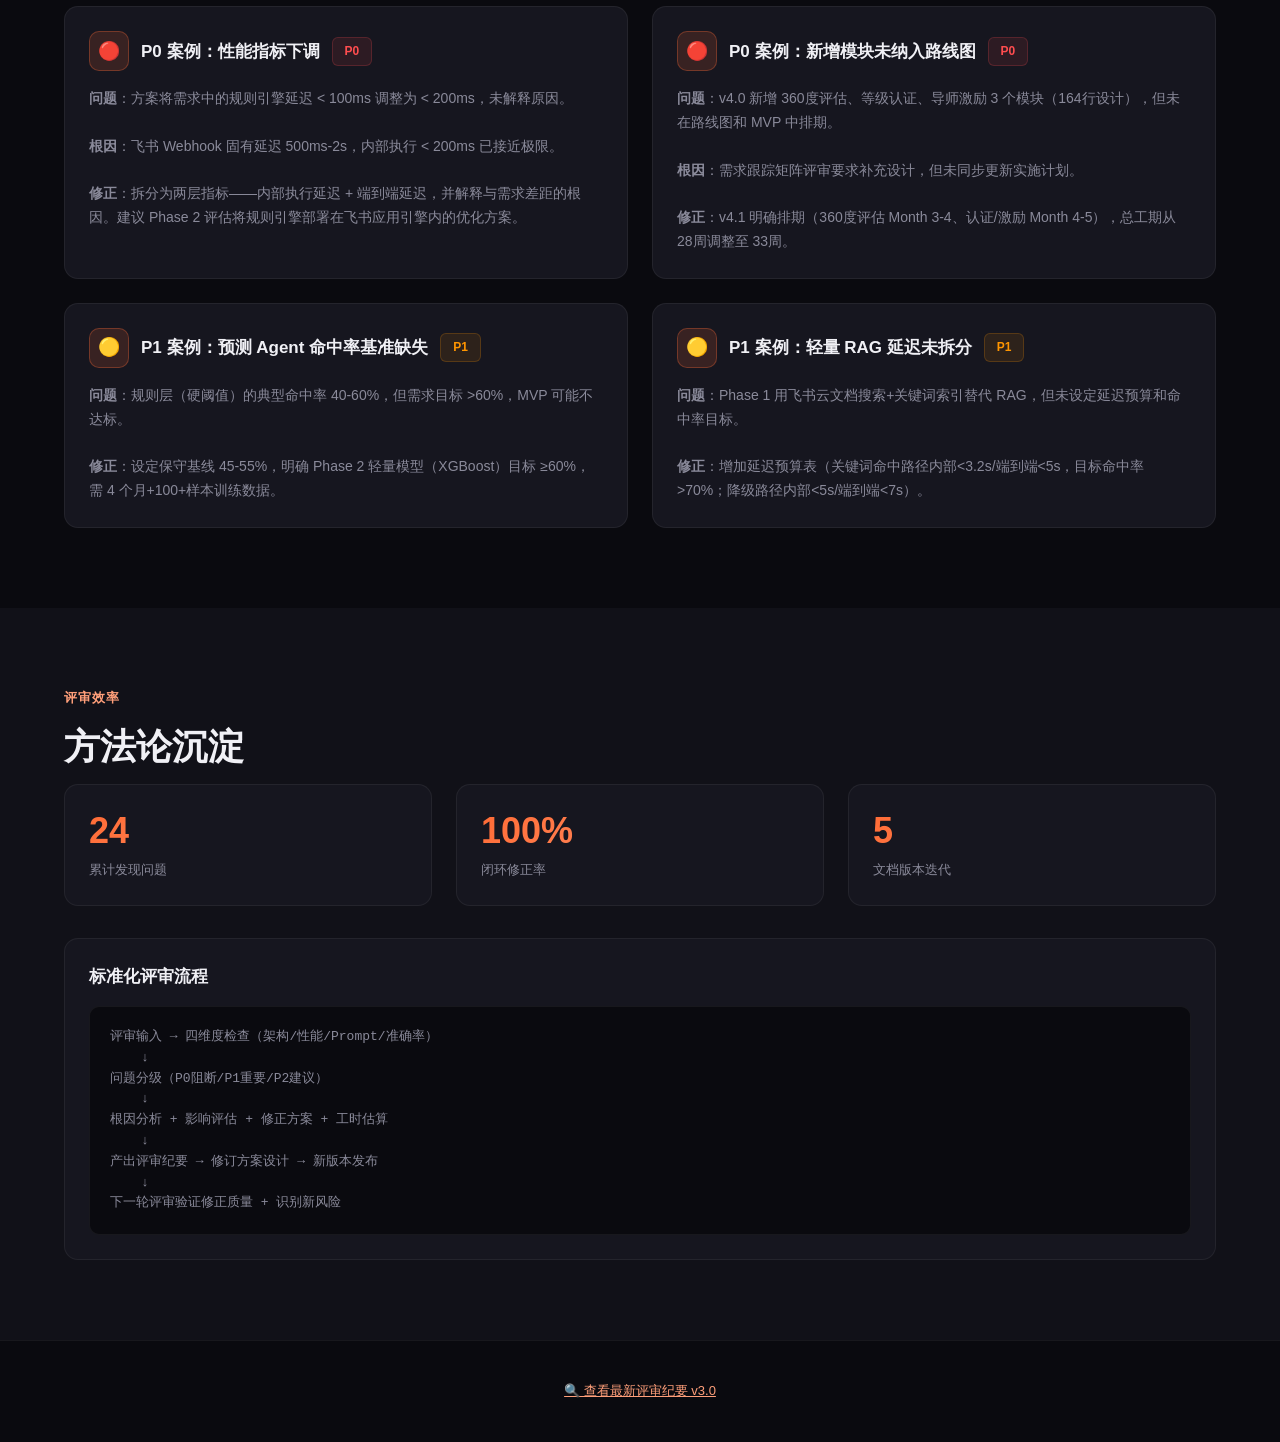
<file: training_system/portfolio/review.html>
<!DOCTYPE html>
<html lang="zh-CN">
<head>
  <meta charset="UTF-8">
  <meta name="viewport" content="width=device-width, initial-scale=1.0">
  <title>设计评审纪要 — Agentic Learning Engine</title>
  <link rel="stylesheet" href="assets/css/main.css">
</head>
<body>

<nav class="nav">
  <div class="container nav-inner">
    <a href="index.html" class="nav-brand">
      <div class="nav-brand-icon">🎬</div>
      <span>Agentic Learning</span>
    </a>
    <button class="nav-mobile-toggle">☰</button>
    <div class="nav-links">
      <a href="index.html" class="nav-link">首页</a>
      <a href="prd.html" class="nav-link">PRD</a>
      <a href="design.html" class="nav-link">方案设计</a>
      <a href="prototype.html" class="nav-link">交互原型</a>
      <a href="review.html" class="nav-link active">评审纪要</a>
      <a href="testing.html" class="nav-link">测试&运营</a>
    </div>
  </div>
</nav>

<header style="padding-top: 120px; padding-bottom: 60px; background: var(--gradient-hero);">
  <div class="container">
    <div class="hero-badge reveal">
      <span class="hero-badge-dot"></span>
      <span>3 轮评审 · 24 个问题闭环</span>
    </div>
    <h1 class="hero-title reveal">设计评审方法论</h1>
    <p class="hero-subtitle reveal">
      建立四维度评审框架，每轮评审聚焦架构可行性、性能达标性、Prompt 预研必要性、AI 准确率现实性。形成「评审→修正→新版本→再评审」的标准化闭环。
    </p>
  </div>
</header>

<section class="section">
  <div class="container">
    <div class="heading-sm reveal">评审框架</div>
    <h2 class="section-title reveal">四维度评审法</h2>

    <div class="grid-4">
      <div class="card reveal">
        <div style="font-size: 28px; margin-bottom: var(--s4);">🏗</div>
        <div class="card-title mb-2">架构可行性</div>
        <div class="card-desc">
          技术选型是否匹配飞书生态？新增模块与现有架构的耦合度？数据模型是否能支撑业务场景？
        </div>
      </div>
      <div class="card reveal">
        <div style="font-size: 28px; margin-bottom: var(--s4);">⚡</div>
        <div class="card-title mb-2">性能达标性</div>
        <div class="card-desc">
          延迟指标是否可验证？新增调用链路的延迟预算是否拆分？飞书 Webhook 固有延迟是否考虑？
        </div>
      </div>
      <div class="card reveal">
        <div style="font-size: 28px; margin-bottom: var(--s4);">📝</div>
        <div class="card-title mb-2">Prompt 预研必要性</div>
        <div class="card-desc">
          新增 AI 生成场景是否已纳入 Prompt 管理？三阶段评估机制（离线→验证→全量）是否覆盖？
        </div>
      </div>
      <div class="card reveal">
        <div style="font-size: 28px; margin-bottom: var(--s4);">🎯</div>
        <div class="card-title mb-2">AI 准确率现实性</div>
        <div class="card-desc">
          预测 Agent/自动评估的准确率预期是否有基准数据？规则层命中率是否设定保守基线？
        </div>
      </div>
    </div>
  </div>
</section>

<section class="section" style="background: var(--bg-elevated);">
  <div class="container">
    <div class="heading-sm reveal">评审结果汇总</div>
    <h2 class="section-title reveal">三轮评审，24 个问题全部闭环</h2>

    <table class="data-table reveal">
      <thead>
        <tr>
          <th>轮次</th>
          <th>评审对象</th>
          <th>发现问题</th>
          <th>已修正</th>
          <th>遗留</th>
        </tr>
      </thead>
      <tbody>
        <tr>
          <td><strong>第一轮</strong></td>
          <td>方案设计 v1.0</td>
          <td>8 个（2 P0 + 6 P1）</td>
          <td>8/8 ✅</td>
          <td>0</td>
        </tr>
        <tr>
          <td><strong>第二轮</strong></td>
          <td>方案设计 v2.0</td>
          <td>8 个（2 P0 + 6 P1）</td>
          <td>8/8 ✅</td>
          <td>0</td>
        </tr>
        <tr>
          <td><strong>第三轮</strong></td>
          <td>方案设计 v4.0</td>
          <td>8 个（1 P0 + 6 P1 + 1 P2）</td>
          <td>8/8 ✅</td>
          <td>0</td>
        </tr>
        <tr style="background: var(--accent-glow);">
          <td><strong>累计</strong></td>
          <td>—</td>
          <td><strong>24 个</strong></td>
          <td><strong>24/24 ✅</strong></td>
          <td><strong>0</strong></td>
        </tr>
      </tbody>
    </table>
  </div>
</section>

<section class="section">
  <div class="container">
    <div class="heading-sm reveal">典型问题案例</div>
    <h2 class="section-title reveal">从问题发现到闭环修正</h2>

    <div class="grid-2">
      <div class="card reveal">
        <div class="card-header">
          <div class="card-icon">🔴</div>
          <div class="card-title">P0 案例：性能指标下调</div>
          <span class="tag tag-red">P0</span>
        </div>
        <div class="card-desc">
          <strong>问题</strong>：方案将需求中的规则引擎延迟 < 100ms 调整为 < 200ms，未解释原因。<br><br>
          <strong>根因</strong>：飞书 Webhook 固有延迟 500ms-2s，内部执行 < 200ms 已接近极限。<br><br>
          <strong>修正</strong>：拆分为两层指标——内部执行延迟 + 端到端延迟，并解释与需求差距的根因。建议 Phase 2 评估将规则引擎部署在飞书应用引擎内的优化方案。
        </div>
      </div>
      <div class="card reveal">
        <div class="card-header">
          <div class="card-icon">🔴</div>
          <div class="card-title">P0 案例：新增模块未纳入路线图</div>
          <span class="tag tag-red">P0</span>
        </div>
        <div class="card-desc">
          <strong>问题</strong>：v4.0 新增 360度评估、等级认证、导师激励 3 个模块（164行设计），但未在路线图和 MVP 中排期。<br><br>
          <strong>根因</strong>：需求跟踪矩阵评审要求补充设计，但未同步更新实施计划。<br><br>
          <strong>修正</strong>：v4.1 明确排期（360度评估 Month 3-4、认证/激励 Month 4-5），总工期从 28周调整至 33周。
        </div>
      </div>
      <div class="card reveal">
        <div class="card-header">
          <div class="card-icon">🟡</div>
          <div class="card-title">P1 案例：预测 Agent 命中率基准缺失</div>
          <span class="tag tag-yellow">P1</span>
        </div>
        <div class="card-desc">
          <strong>问题</strong>：规则层（硬阈值）的典型命中率 40-60%，但需求目标 >60%，MVP 可能不达标。<br><br>
          <strong>修正</strong>：设定保守基线 45-55%，明确 Phase 2 轻量模型（XGBoost）目标 ≥60%，需 4 个月+100+样本训练数据。
        </div>
      </div>
      <div class="card reveal">
        <div class="card-header">
          <div class="card-icon">🟡</div>
          <div class="card-title">P1 案例：轻量 RAG 延迟未拆分</div>
          <span class="tag tag-yellow">P1</span>
        </div>
        <div class="card-desc">
          <strong>问题</strong>：Phase 1 用飞书云文档搜索+关键词索引替代 RAG，但未设定延迟预算和命中率目标。<br><br>
          <strong>修正</strong>：增加延迟预算表（关键词命中路径内部<3.2s/端到端<5s，目标命中率>70%；降级路径内部<5s/端到端<7s）。
        </div>
      </div>
    </div>
  </div>
</section>

<section class="section" style="background: var(--bg-elevated);">
  <div class="container">
    <div class="heading-sm reveal">评审效率</div>
    <h2 class="section-title reveal">方法论沉淀</h2>

    <div class="grid-3">
      <div class="card reveal">
        <div class="stat-value">24</div>
        <div class="stat-label">累计发现问题</div>
      </div>
      <div class="card reveal">
        <div class="stat-value">100%</div>
        <div class="stat-label">闭环修正率</div>
      </div>
      <div class="card reveal">
        <div class="stat-value">5</div>
        <div class="stat-label">文档版本迭代</div>
      </div>
    </div>

    <div class="card reveal mt-8">
      <div class="card-title mb-4">标准化评审流程</div>
      <div class="card-desc">
        <pre style="background: var(--bg); border: 1px solid var(--border);">评审输入 → 四维度检查（架构/性能/Prompt/准确率）
    ↓
问题分级（P0阻断/P1重要/P2建议）
    ↓
根因分析 + 影响评估 + 修正方案 + 工时估算
    ↓
产出评审纪要 → 修订方案设计 → 新版本发布
    ↓
下一轮评审验证修正质量 + 识别新风险</pre>
      </div>
    </div>
  </div>
</section>

<footer class="footer">
  <div class="container">
    <p><a href="../设计评审纪要_v3.md" style="color: var(--accent-light);">🔍 查看最新评审纪要 v3.0</a></p>
  </div>
</footer>

<script src="assets/js/main.js"></script>
</body>
</html>
</file>
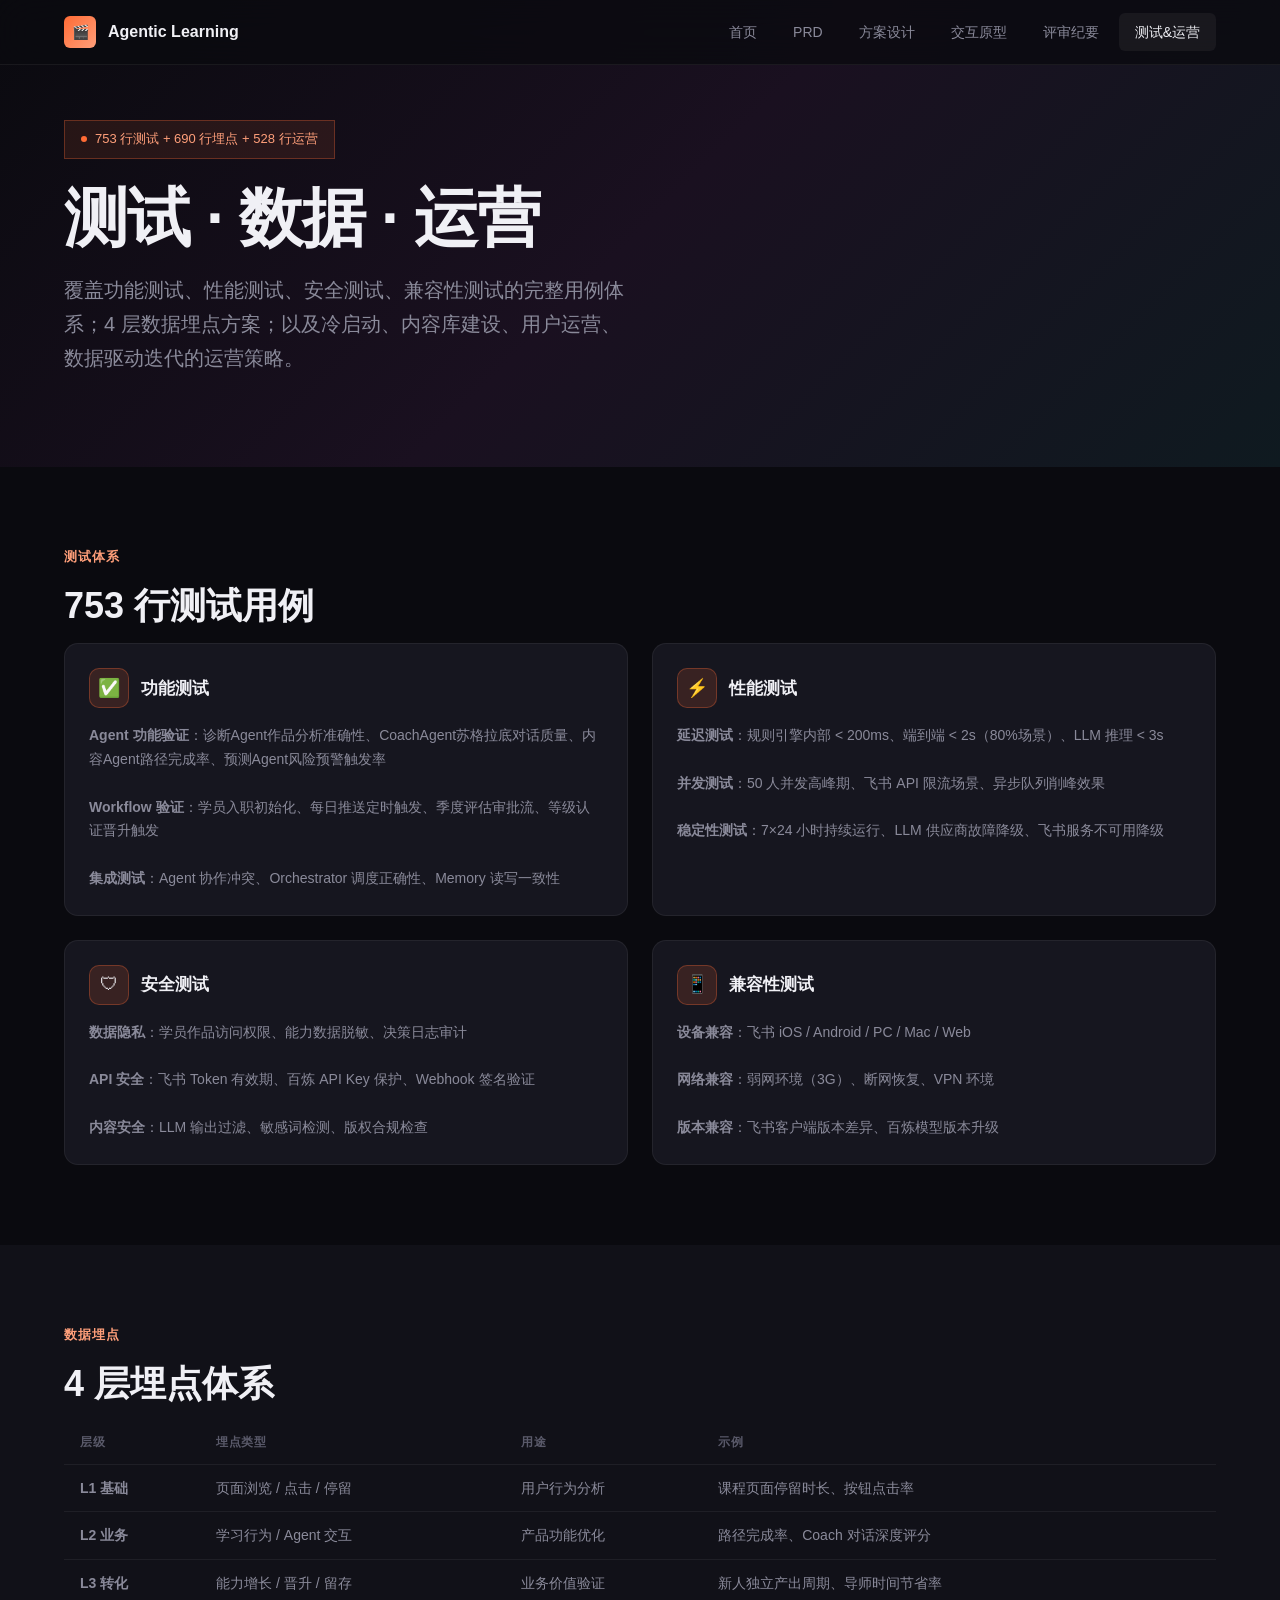
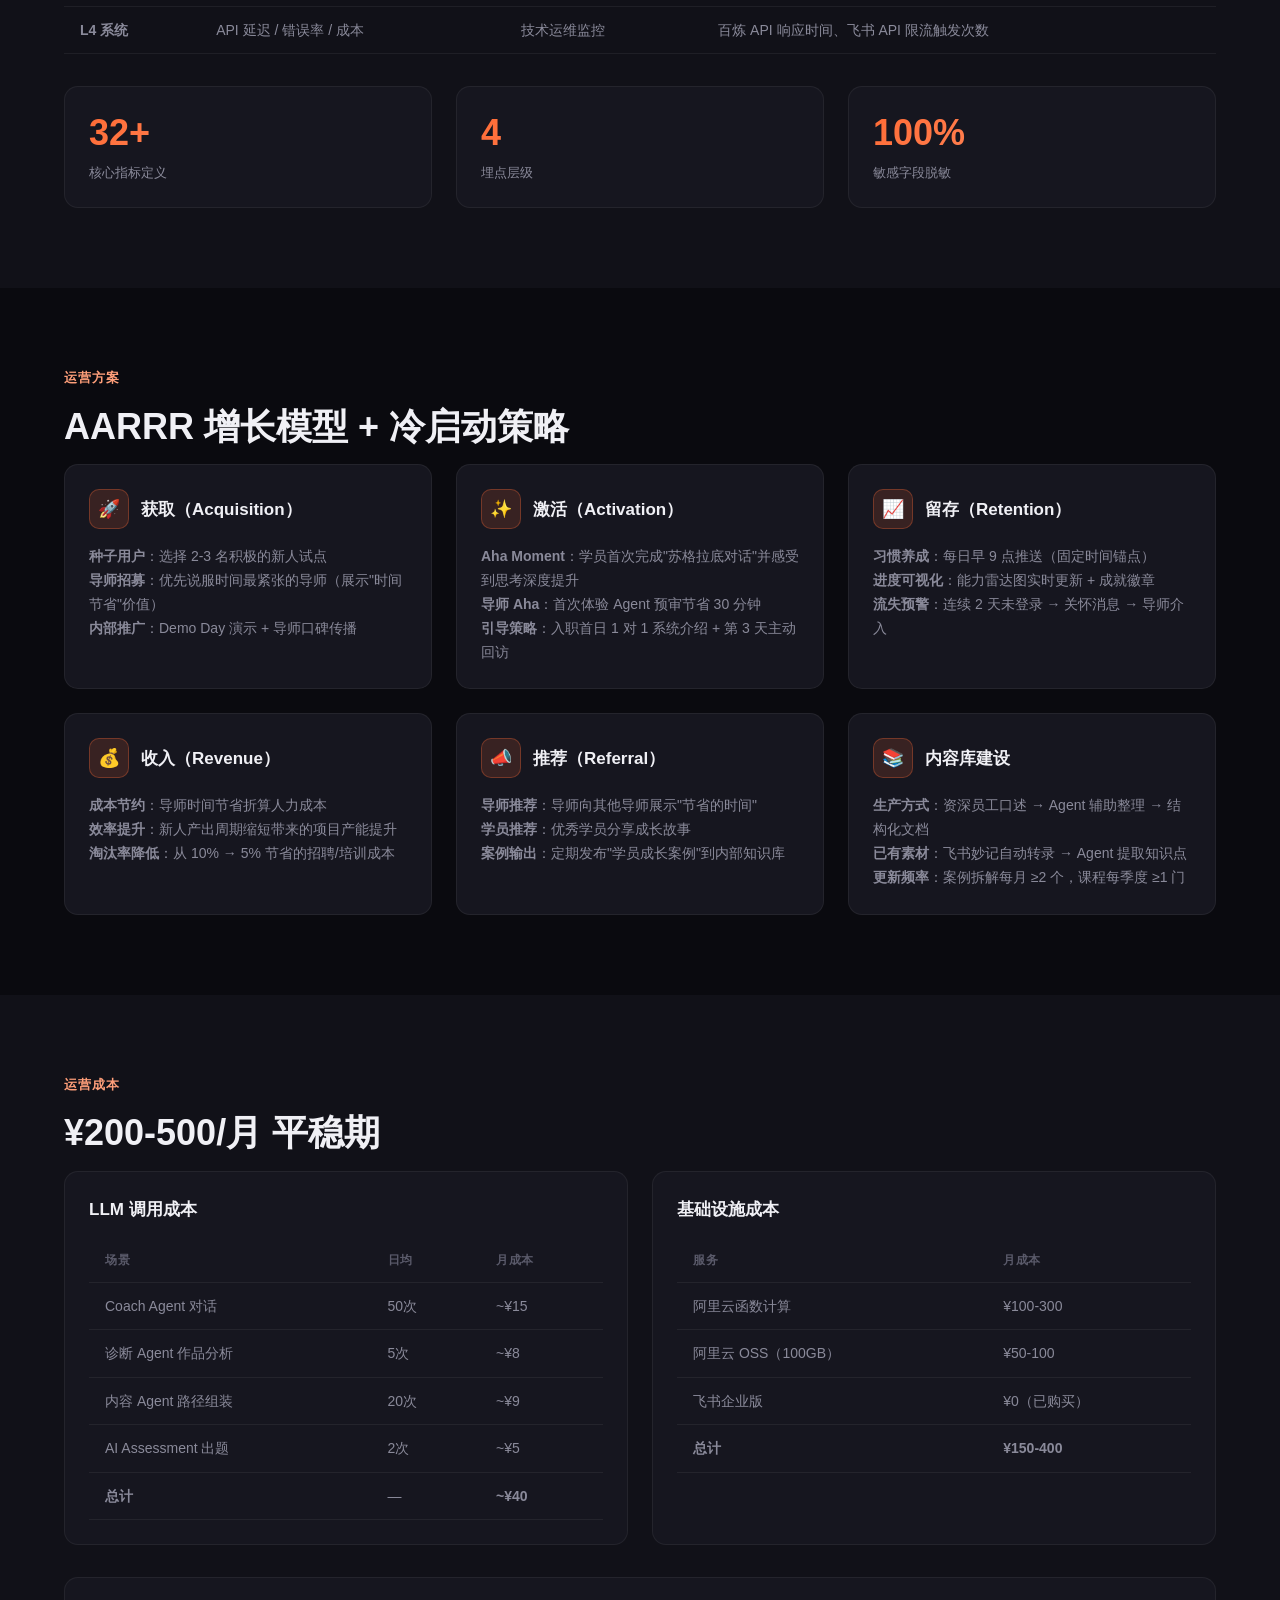
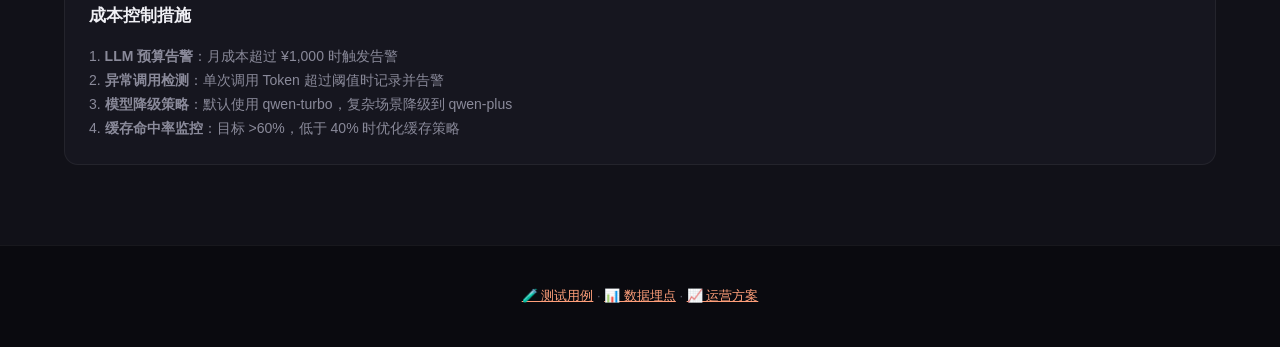
<file: training_system/portfolio/testing.html>
<!DOCTYPE html>
<html lang="zh-CN">
<head>
  <meta charset="UTF-8">
  <meta name="viewport" content="width=device-width, initial-scale=1.0">
  <title>测试 & 数据 & 运营 — Agentic Learning Engine</title>
  <link rel="stylesheet" href="assets/css/main.css">
</head>
<body>

<nav class="nav">
  <div class="container nav-inner">
    <a href="index.html" class="nav-brand">
      <div class="nav-brand-icon">🎬</div>
      <span>Agentic Learning</span>
    </a>
    <button class="nav-mobile-toggle">☰</button>
    <div class="nav-links">
      <a href="index.html" class="nav-link">首页</a>
      <a href="prd.html" class="nav-link">PRD</a>
      <a href="design.html" class="nav-link">方案设计</a>
      <a href="prototype.html" class="nav-link">交互原型</a>
      <a href="review.html" class="nav-link">评审纪要</a>
      <a href="testing.html" class="nav-link active">测试&运营</a>
    </div>
  </div>
</nav>

<header style="padding-top: 120px; padding-bottom: 60px; background: var(--gradient-hero);">
  <div class="container">
    <div class="hero-badge reveal">
      <span class="hero-badge-dot"></span>
      <span>753 行测试 + 690 行埋点 + 528 行运营</span>
    </div>
    <h1 class="hero-title reveal">测试 · 数据 · 运营</h1>
    <p class="hero-subtitle reveal">
      覆盖功能测试、性能测试、安全测试、兼容性测试的完整用例体系；4 层数据埋点方案；以及冷启动、内容库建设、用户运营、数据驱动迭代的运营策略。
    </p>
  </div>
</header>

<section class="section">
  <div class="container">
    <div class="heading-sm reveal">测试体系</div>
    <h2 class="section-title reveal">753 行测试用例</h2>

    <div class="grid-2">
      <div class="card reveal">
        <div class="card-header">
          <div class="card-icon">✅</div>
          <div class="card-title">功能测试</div>
        </div>
        <div class="card-desc">
          <strong>Agent 功能验证</strong>：诊断Agent作品分析准确性、CoachAgent苏格拉底对话质量、内容Agent路径完成率、预测Agent风险预警触发率<br><br>
          <strong>Workflow 验证</strong>：学员入职初始化、每日推送定时触发、季度评估审批流、等级认证晋升触发<br><br>
          <strong>集成测试</strong>：Agent 协作冲突、Orchestrator 调度正确性、Memory 读写一致性
        </div>
      </div>
      <div class="card reveal">
        <div class="card-header">
          <div class="card-icon">⚡</div>
          <div class="card-title">性能测试</div>
        </div>
        <div class="card-desc">
          <strong>延迟测试</strong>：规则引擎内部 < 200ms、端到端 < 2s（80%场景）、LLM 推理 < 3s<br><br>
          <strong>并发测试</strong>：50 人并发高峰期、飞书 API 限流场景、异步队列削峰效果<br><br>
          <strong>稳定性测试</strong>：7×24 小时持续运行、LLM 供应商故障降级、飞书服务不可用降级
        </div>
      </div>
      <div class="card reveal">
        <div class="card-header">
          <div class="card-icon">🛡</div>
          <div class="card-title">安全测试</div>
        </div>
        <div class="card-desc">
          <strong>数据隐私</strong>：学员作品访问权限、能力数据脱敏、决策日志审计<br><br>
          <strong>API 安全</strong>：飞书 Token 有效期、百炼 API Key 保护、Webhook 签名验证<br><br>
          <strong>内容安全</strong>：LLM 输出过滤、敏感词检测、版权合规检查
        </div>
      </div>
      <div class="card reveal">
        <div class="card-header">
          <div class="card-icon">📱</div>
          <div class="card-title">兼容性测试</div>
        </div>
        <div class="card-desc">
          <strong>设备兼容</strong>：飞书 iOS / Android / PC / Mac / Web<br><br>
          <strong>网络兼容</strong>：弱网环境（3G）、断网恢复、VPN 环境<br><br>
          <strong>版本兼容</strong>：飞书客户端版本差异、百炼模型版本升级
        </div>
      </div>
    </div>
  </div>
</section>

<section class="section" style="background: var(--bg-elevated);">
  <div class="container">
    <div class="heading-sm reveal">数据埋点</div>
    <h2 class="section-title reveal">4 层埋点体系</h2>

    <table class="data-table reveal">
      <thead>
        <tr>
          <th>层级</th>
          <th>埋点类型</th>
          <th>用途</th>
          <th>示例</th>
        </tr>
      </thead>
      <tbody>
        <tr>
          <td><strong>L1 基础</strong></td>
          <td>页面浏览 / 点击 / 停留</td>
          <td>用户行为分析</td>
          <td>课程页面停留时长、按钮点击率</td>
        </tr>
        <tr>
          <td><strong>L2 业务</strong></td>
          <td>学习行为 / Agent 交互</td>
          <td>产品功能优化</td>
          <td>路径完成率、Coach 对话深度评分</td>
        </tr>
        <tr>
          <td><strong>L3 转化</strong></td>
          <td>能力增长 / 晋升 / 留存</td>
          <td>业务价值验证</td>
          <td>新人独立产出周期、导师时间节省率</td>
        </tr>
        <tr>
          <td><strong>L4 系统</strong></td>
          <td>API 延迟 / 错误率 / 成本</td>
          <td>技术运维监控</td>
          <td>百炼 API 响应时间、飞书 API 限流触发次数</td>
        </tr>
      </tbody>
    </table>

    <div class="grid-3 mt-8">
      <div class="card reveal">
        <div class="stat-value">32+</div>
        <div class="stat-label">核心指标定义</div>
      </div>
      <div class="card reveal">
        <div class="stat-value">4</div>
        <div class="stat-label">埋点层级</div>
      </div>
      <div class="card reveal">
        <div class="stat-value">100%</div>
        <div class="stat-label">敏感字段脱敏</div>
      </div>
    </div>
  </div>
</section>

<section class="section">
  <div class="container">
    <div class="heading-sm reveal">运营方案</div>
    <h2 class="section-title reveal">AARRR 增长模型 + 冷启动策略</h2>

    <div class="grid-3">
      <div class="card reveal">
        <div class="card-header">
          <div class="card-icon">🚀</div>
          <div class="card-title">获取（Acquisition）</div>
        </div>
        <div class="card-desc">
          <strong>种子用户</strong>：选择 2-3 名积极的新人试点<br>
          <strong>导师招募</strong>：优先说服时间最紧张的导师（展示"时间节省"价值）<br>
          <strong>内部推广</strong>：Demo Day 演示 + 导师口碑传播
        </div>
      </div>
      <div class="card reveal">
        <div class="card-header">
          <div class="card-icon">✨</div>
          <div class="card-title">激活（Activation）</div>
        </div>
        <div class="card-desc">
          <strong>Aha Moment</strong>：学员首次完成"苏格拉底对话"并感受到思考深度提升<br>
          <strong>导师 Aha</strong>：首次体验 Agent 预审节省 30 分钟<br>
          <strong>引导策略</strong>：入职首日 1 对 1 系统介绍 + 第 3 天主动回访
        </div>
      </div>
      <div class="card reveal">
        <div class="card-header">
          <div class="card-icon">📈</div>
          <div class="card-title">留存（Retention）</div>
        </div>
        <div class="card-desc">
          <strong>习惯养成</strong>：每日早 9 点推送（固定时间锚点）<br>
          <strong>进度可视化</strong>：能力雷达图实时更新 + 成就徽章<br>
          <strong>流失预警</strong>：连续 2 天未登录 → 关怀消息 → 导师介入
        </div>
      </div>
      <div class="card reveal">
        <div class="card-header">
          <div class="card-icon">💰</div>
          <div class="card-title">收入（Revenue）</div>
        </div>
        <div class="card-desc">
          <strong>成本节约</strong>：导师时间节省折算人力成本<br>
          <strong>效率提升</strong>：新人产出周期缩短带来的项目产能提升<br>
          <strong>淘汰率降低</strong>：从 10% → 5% 节省的招聘/培训成本
        </div>
      </div>
      <div class="card reveal">
        <div class="card-header">
          <div class="card-icon">📣</div>
          <div class="card-title">推荐（Referral）</div>
        </div>
        <div class="card-desc">
          <strong>导师推荐</strong>：导师向其他导师展示"节省的时间"<br>
          <strong>学员推荐</strong>：优秀学员分享成长故事<br>
          <strong>案例输出</strong>：定期发布"学员成长案例"到内部知识库
        </div>
      </div>
      <div class="card reveal">
        <div class="card-header">
          <div class="card-icon">📚</div>
          <div class="card-title">内容库建设</div>
        </div>
        <div class="card-desc">
          <strong>生产方式</strong>：资深员工口述 → Agent 辅助整理 → 结构化文档<br>
          <strong>已有素材</strong>：飞书妙记自动转录 → Agent 提取知识点<br>
          <strong>更新频率</strong>：案例拆解每月 ≥2 个，课程每季度 ≥1 门
        </div>
      </div>
    </div>
  </div>
</section>

<section class="section" style="background: var(--bg-elevated);">
  <div class="container">
    <div class="heading-sm reveal">运营成本</div>
    <h2 class="section-title reveal">¥200-500/月 平稳期</h2>

    <div class="grid-2">
      <div class="card reveal">
        <div class="card-title mb-4">LLM 调用成本</div>
        <table class="data-table">
          <thead>
            <tr><th>场景</th><th>日均</th><th>月成本</th></tr>
          </thead>
          <tbody>
            <tr><td>Coach Agent 对话</td><td>50次</td><td>~¥15</td></tr>
            <tr><td>诊断 Agent 作品分析</td><td>5次</td><td>~¥8</td></tr>
            <tr><td>内容 Agent 路径组装</td><td>20次</td><td>~¥9</td></tr>
            <tr><td>AI Assessment 出题</td><td>2次</td><td>~¥5</td></tr>
            <tr><td><strong>总计</strong></td><td>—</td><td><strong>~¥40</strong></td></tr>
          </tbody>
        </table>
      </div>
      <div class="card reveal">
        <div class="card-title mb-4">基础设施成本</div>
        <table class="data-table">
          <thead>
            <tr><th>服务</th><th>月成本</th></tr>
          </thead>
          <tbody>
            <tr><td>阿里云函数计算</td><td>¥100-300</td></tr>
            <tr><td>阿里云 OSS（100GB）</td><td>¥50-100</td></tr>
            <tr><td>飞书企业版</td><td>¥0（已购买）</td></tr>
            <tr><td><strong>总计</strong></td><td><strong>¥150-400</strong></td></tr>
          </tbody>
        </table>
      </div>
    </div>

    <div class="card reveal mt-8">
      <div class="card-title mb-4">成本控制措施</div>
      <div class="card-desc">
        1. <strong>LLM 预算告警</strong>：月成本超过 ¥1,000 时触发告警<br>
        2. <strong>异常调用检测</strong>：单次调用 Token 超过阈值时记录并告警<br>
        3. <strong>模型降级策略</strong>：默认使用 qwen-turbo，复杂场景降级到 qwen-plus<br>
        4. <strong>缓存命中率监控</strong>：目标 >60%，低于 40% 时优化缓存策略
      </div>
    </div>
  </div>
</section>

<footer class="footer">
  <div class="container">
    <p>
      <a href="../测试用例.md" style="color: var(--accent-light);">🧪 测试用例</a> · 
      <a href="../数据埋点.md" style="color: var(--accent-light);">📊 数据埋点</a> · 
      <a href="../运营方案.md" style="color: var(--accent-light);">📈 运营方案</a>
    </p>
  </div>
</footer>

<script src="assets/js/main.js"></script>
</body>
</html>
</file>
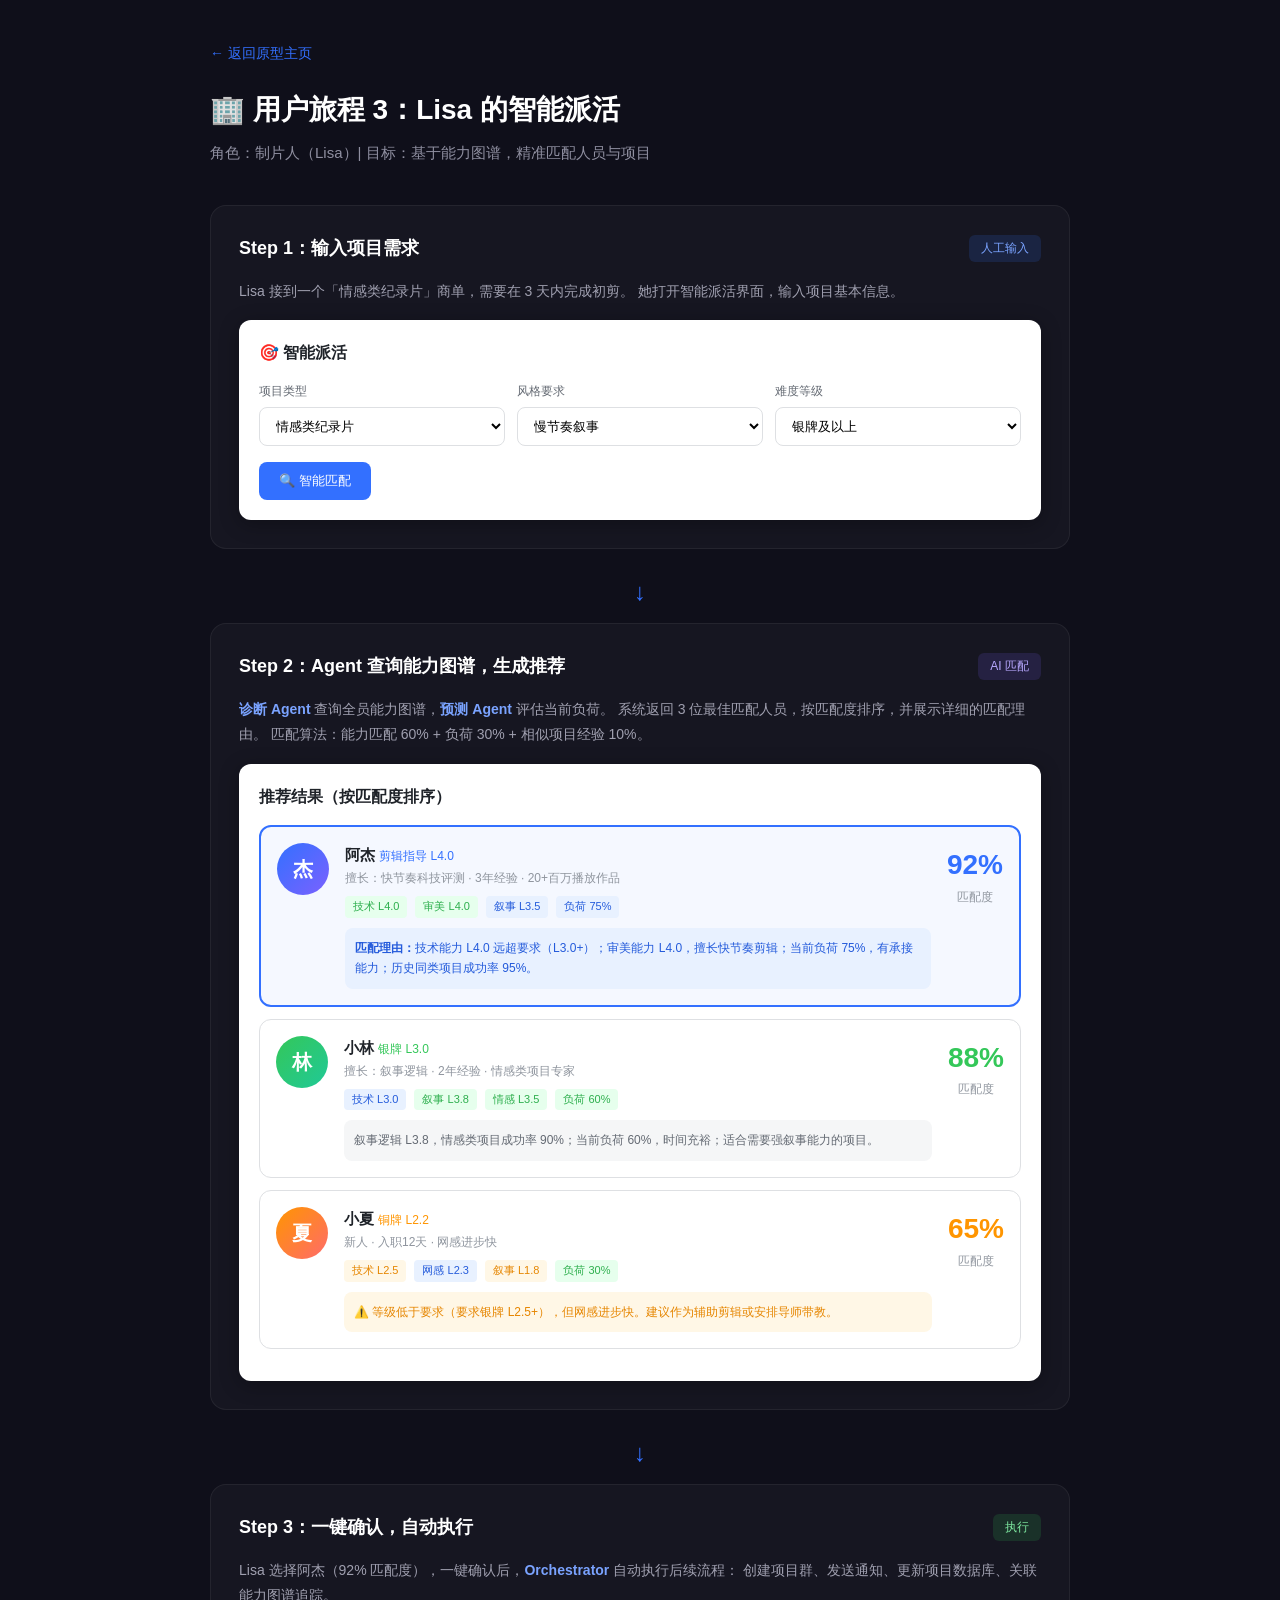
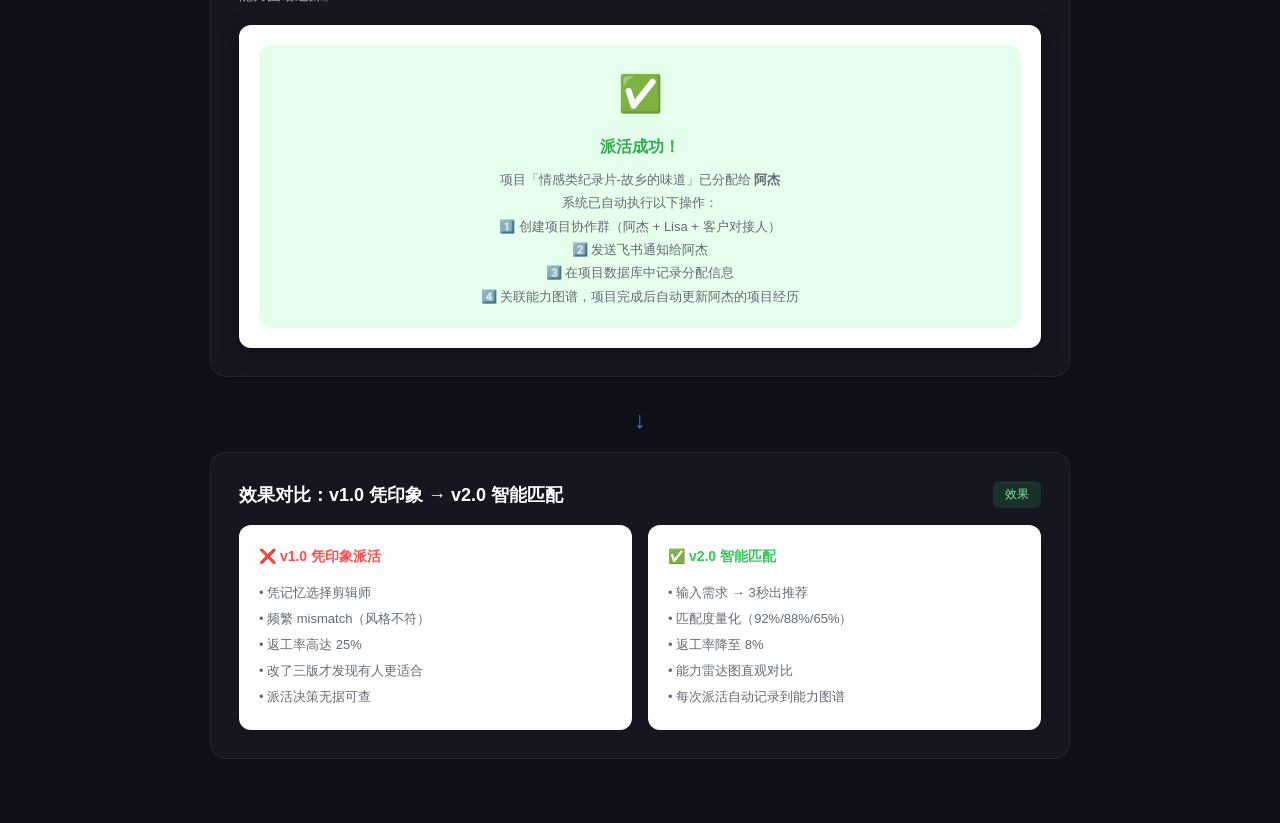
<file: training_system/figma_prototype/journeys/manager-assignment.html>
<!DOCTYPE html>
<html lang="zh-CN">
<head>
    <meta charset="UTF-8">
    <meta name="viewport" content="width=device-width, initial-scale=1.0">
    <title>用户旅程 3：Lisa 的智能派活</title>
    <style>
        * { margin: 0; padding: 0; box-sizing: border-box; }
        body {
            font-family: -apple-system, BlinkMacSystemFont, "PingFang SC", "Microsoft YaHei", sans-serif;
            background: #0f0f1a; color: #c0c0d0;
            min-height: 100vh; line-height: 1.6;
        }
        .container { max-width: 900px; margin: 0 auto; padding: 40px 20px; }
        .back-link { display: inline-flex; align-items: center; gap: 6px; color: #3370FF; text-decoration: none; font-size: 14px; margin-bottom: 24px; }
        h1 { font-size: 28px; font-weight: 600; color: #fff; margin-bottom: 8px; }
        .subtitle { color: #8f8fa0; font-size: 15px; margin-bottom: 40px; }

        .step {
            background: rgba(255,255,255,0.03);
            border: 1px solid rgba(255,255,255,0.06);
            border-radius: 16px; padding: 28px;
            margin-bottom: 24px;
        }
        .step-header {
            display: flex; justify-content: space-between; align-items: center;
            margin-bottom: 16px;
        }
        .step-title { font-size: 18px; font-weight: 600; color: #fff; }
        .step-tag {
            padding: 4px 12px; border-radius: 6px; font-size: 12px; font-weight: 500;
        }
        .tag-input { background: rgba(51,112,255,0.15); color: #7aa3ff; }
        .tag-ai { background: rgba(123,97,255,0.15); color: #b8a8ff; }
        .tag-action { background: rgba(52,199,89,0.15); color: #7ee8a0; }

        .step-desc { font-size: 14px; color: #a0a0b0; line-height: 1.8; margin-bottom: 16px; }
        .step-desc strong { color: #7aa3ff; }

        .mock-screen {
            background: #fff; border-radius: 12px; padding: 20px;
            color: #1F2329; font-size: 13px; box-shadow: 0 4px 20px rgba(0,0,0,0.3);
        }
        .arrow-down { text-align: center; color: #3370FF; font-size: 24px; margin: 12px 0; }

        .form-row {
            display: grid; grid-template-columns: repeat(3, 1fr); gap: 12px;
            margin-bottom: 16px;
        }
        .form-field label {
            display: block; font-size: 12px; font-weight: 500; color: #646A73;
            margin-bottom: 6px;
        }
        .form-field select {
            width: 100%; border: 1px solid #DEE0E3; border-radius: 8px;
            padding: 10px 12px; font-size: 13px; background: #fff;
        }

        .match-card {
            border: 1px solid #DEE0E3; border-radius: 12px; padding: 16px;
            margin-bottom: 12px; display: flex; gap: 16px; align-items: flex-start;
        }
        .match-card.best { border: 2px solid #3370FF; background: #F5F8FF; }
        .match-avatar {
            width: 52px; height: 52px; border-radius: 50%;
            display: flex; align-items: center; justify-content: center;
            color: #fff; font-size: 20px; font-weight: 600; flex-shrink: 0;
        }
        .match-info { flex: 1; }
        .match-name { font-size: 15px; font-weight: 600; }
        .match-meta { font-size: 12px; color: #8F959E; margin-top: 2px; }
        .match-score {
            text-align: center; flex-shrink: 0;
        }
        .match-score .num {
            font-size: 28px; font-weight: 700;
        }
        .match-score .num.best { color: #3370FF; }
        .match-score .num.good { color: #34C759; }
        .match-score .num.ok { color: #FF9500; }
        .match-reason {
            margin-top: 10px; padding: 10px; background: #F5F6F7;
            border-radius: 8px; font-size: 12px; color: #646A73; line-height: 1.7;
        }
        .match-reason.best { background: #E8F1FF; color: #245BDB; }

        .radar-mini {
            display: flex; gap: 8px; margin-top: 8px;
        }
        .skill-pill {
            padding: 2px 8px; border-radius: 4px; font-size: 11px; font-weight: 500;
        }
        .skill-high { background: #E6FFED; color: #2DAF4D; }
        .skill-mid { background: #E8F1FF; color: #245BDB; }
        .skill-low { background: #FFF7E6; color: #E68600; }
    </style>
</head>
<body>
    <div class="container">
        <a href="../index.html" class="back-link">← 返回原型主页</a>
        <h1>🏢 用户旅程 3：Lisa 的智能派活</h1>
        <p class="subtitle">角色：制片人（Lisa）| 目标：基于能力图谱，精准匹配人员与项目</p>

        <!-- Step 1: Input -->
        <div class="step">
            <div class="step-header">
                <div class="step-title">Step 1：输入项目需求</div>
                <span class="step-tag tag-input">人工输入</span>
            </div>
            <div class="step-desc">
                Lisa 接到一个「情感类纪录片」商单，需要在 3 天内完成初剪。
                她打开智能派活界面，输入项目基本信息。
            </div>
            <div class="mock-screen">
                <div style="font-size:16px;font-weight:600;margin-bottom:16px;">🎯 智能派活</div>
                <div class="form-row">
                    <div class="form-field">
                        <label>项目类型</label>
                        <select><option>情感类纪录片</option></select>
                    </div>
                    <div class="form-field">
                        <label>风格要求</label>
                        <select><option>慢节奏叙事</option></select>
                    </div>
                    <div class="form-field">
                        <label>难度等级</label>
                        <select><option>银牌及以上</option></select>
                    </div>
                </div>
                <div style="display:flex;gap:8px;">
                    <button style="background:#3370FF;color:#fff;border:none;padding:10px 20px;border-radius:8px;font-size:13px;cursor:pointer;font-weight:500;">🔍 智能匹配</button>
                </div>
            </div>
        </div>

        <div class="arrow-down">↓</div>

        <!-- Step 2: AI Matching -->
        <div class="step">
            <div class="step-header">
                <div class="step-title">Step 2：Agent 查询能力图谱，生成推荐</div>
                <span class="step-tag tag-ai">AI 匹配</span>
            </div>
            <div class="step-desc">
                <strong>诊断 Agent</strong> 查询全员能力图谱，<strong>预测 Agent</strong> 评估当前负荷。
                系统返回 3 位最佳匹配人员，按匹配度排序，并展示详细的匹配理由。
                匹配算法：能力匹配 60% + 负荷 30% + 相似项目经验 10%。
            </div>
            <div class="mock-screen">
                <div style="font-size:16px;font-weight:600;margin-bottom:16px;">推荐结果（按匹配度排序）</div>

                <!-- Match 1 -->
                <div class="match-card best">
                    <div class="match-avatar" style="background:linear-gradient(135deg,#3370FF,#7B61FF);">杰</div>
                    <div class="match-info">
                        <div class="match-name">阿杰 <span style="font-size:12px;color:#3370FF;font-weight:500;">剪辑指导 L4.0</span></div>
                        <div class="match-meta">擅长：快节奏科技评测 · 3年经验 · 20+百万播放作品</div>
                        <div class="radar-mini">
                            <span class="skill-pill skill-high">技术 L4.0</span>
                            <span class="skill-pill skill-high">审美 L4.0</span>
                            <span class="skill-pill skill-mid">叙事 L3.5</span>
                            <span class="skill-pill skill-mid">负荷 75%</span>
                        </div>
                        <div class="match-reason best">
                            <strong>匹配理由：</strong>技术能力 L4.0 远超要求（L3.0+）；审美能力 L4.0，擅长快节奏剪辑；当前负荷 75%，有承接能力；历史同类项目成功率 95%。
                        </div>
                    </div>
                    <div class="match-score">
                        <div class="num best">92%</div>
                        <div style="font-size:12px;color:#8F959E;">匹配度</div>
                    </div>
                </div>

                <!-- Match 2 -->
                <div class="match-card">
                    <div class="match-avatar" style="background:linear-gradient(135deg,#34C759,#20C997);">林</div>
                    <div class="match-info">
                        <div class="match-name">小林 <span style="font-size:12px;color:#34C759;font-weight:500;">银牌 L3.0</span></div>
                        <div class="match-meta">擅长：叙事逻辑 · 2年经验 · 情感类项目专家</div>
                        <div class="radar-mini">
                            <span class="skill-pill skill-mid">技术 L3.0</span>
                            <span class="skill-pill skill-high">叙事 L3.8</span>
                            <span class="skill-pill skill-high">情感 L3.5</span>
                            <span class="skill-pill skill-high">负荷 60%</span>
                        </div>
                        <div class="match-reason">
                            叙事逻辑 L3.8，情感类项目成功率 90%；当前负荷 60%，时间充裕；适合需要强叙事能力的项目。
                        </div>
                    </div>
                    <div class="match-score">
                        <div class="num good">88%</div>
                        <div style="font-size:12px;color:#8F959E;">匹配度</div>
                    </div>
                </div>

                <!-- Match 3 -->
                <div class="match-card">
                    <div class="match-avatar" style="background:linear-gradient(135deg,#FF9500,#FF6B6B);">夏</div>
                    <div class="match-info">
                        <div class="match-name">小夏 <span style="font-size:12px;color:#FF9500;font-weight:500;">铜牌 L2.2</span></div>
                        <div class="match-meta">新人 · 入职12天 · 网感进步快</div>
                        <div class="radar-mini">
                            <span class="skill-pill skill-low">技术 L2.5</span>
                            <span class="skill-pill skill-mid">网感 L2.3</span>
                            <span class="skill-pill skill-low">叙事 L1.8</span>
                            <span class="skill-pill skill-high">负荷 30%</span>
                        </div>
                        <div class="match-reason" style="background:#FFF7E6;color:#E68600;">
                            ⚠️ 等级低于要求（要求银牌 L2.5+），但网感进步快。建议作为辅助剪辑或安排导师带教。
                        </div>
                    </div>
                    <div class="match-score">
                        <div class="num ok">65%</div>
                        <div style="font-size:12px;color:#8F959E;">匹配度</div>
                    </div>
                </div>
            </div>
        </div>

        <div class="arrow-down">↓</div>

        <!-- Step 3: Confirm -->
        <div class="step">
            <div class="step-header">
                <div class="step-title">Step 3：一键确认，自动执行</div>
                <span class="step-tag tag-action">执行</span>
            </div>
            <div class="step-desc">
                Lisa 选择阿杰（92% 匹配度），一键确认后，<strong>Orchestrator</strong> 自动执行后续流程：
                创建项目群、发送通知、更新项目数据库、关联能力图谱追踪。
            </div>
            <div class="mock-screen">
                <div style="background:#E6FFED;border-radius:10px;padding:20px;text-align:center;">
                    <div style="font-size:36px;margin-bottom:12px;">✅</div>
                    <div style="font-size:16px;font-weight:600;color:#2DAF4D;margin-bottom:8px;">派活成功！</div>
                    <div style="font-size:13px;color:#646A73;line-height:1.8;">
                        项目「情感类纪录片-故乡的味道」已分配给 <strong>阿杰</strong><br>
                        系统已自动执行以下操作：<br>
                        1️⃣ 创建项目协作群（阿杰 + Lisa + 客户对接人）<br>
                        2️⃣ 发送飞书通知给阿杰<br>
                        3️⃣ 在项目数据库中记录分配信息<br>
                        4️⃣ 关联能力图谱，项目完成后自动更新阿杰的项目经历
                    </div>
                </div>
            </div>
        </div>

        <div class="arrow-down">↓</div>

        <!-- Before/After -->
        <div class="step">
            <div class="step-header">
                <div class="step-title">效果对比：v1.0 凭印象 → v2.0 智能匹配</div>
                <span class="step-tag tag-action">效果</span>
            </div>
            <div style="display:grid;grid-template-columns:1fr 1fr;gap:16px;">
                <div style="background:#fff;border-radius:12px;padding:20px;color:#1F2329;">
                    <div style="font-size:14px;font-weight:600;color:#FF4D4F;margin-bottom:12px;">❌ v1.0 凭印象派活</div>
                    <div style="font-size:13px;line-height:2;color:#646A73;">
                        • 凭记忆选择剪辑师<br>
                        • 频繁 mismatch（风格不符）<br>
                        • 返工率高达 25%<br>
                        • 改了三版才发现有人更适合<br>
                        • 派活决策无据可查
                    </div>
                </div>
                <div style="background:#fff;border-radius:12px;padding:20px;color:#1F2329;">
                    <div style="font-size:14px;font-weight:600;color:#34C759;margin-bottom:12px;">✅ v2.0 智能匹配</div>
                    <div style="font-size:13px;line-height:2;color:#646A73;">
                        • 输入需求 → 3秒出推荐<br>
                        • 匹配度量化（92%/88%/65%）<br>
                        • 返工率降至 8%<br>
                        • 能力雷达图直观对比<br>
                        • 每次派活自动记录到能力图谱
                    </div>
                </div>
            </div>
        </div>
    </div>
</body>
</html>
</file>
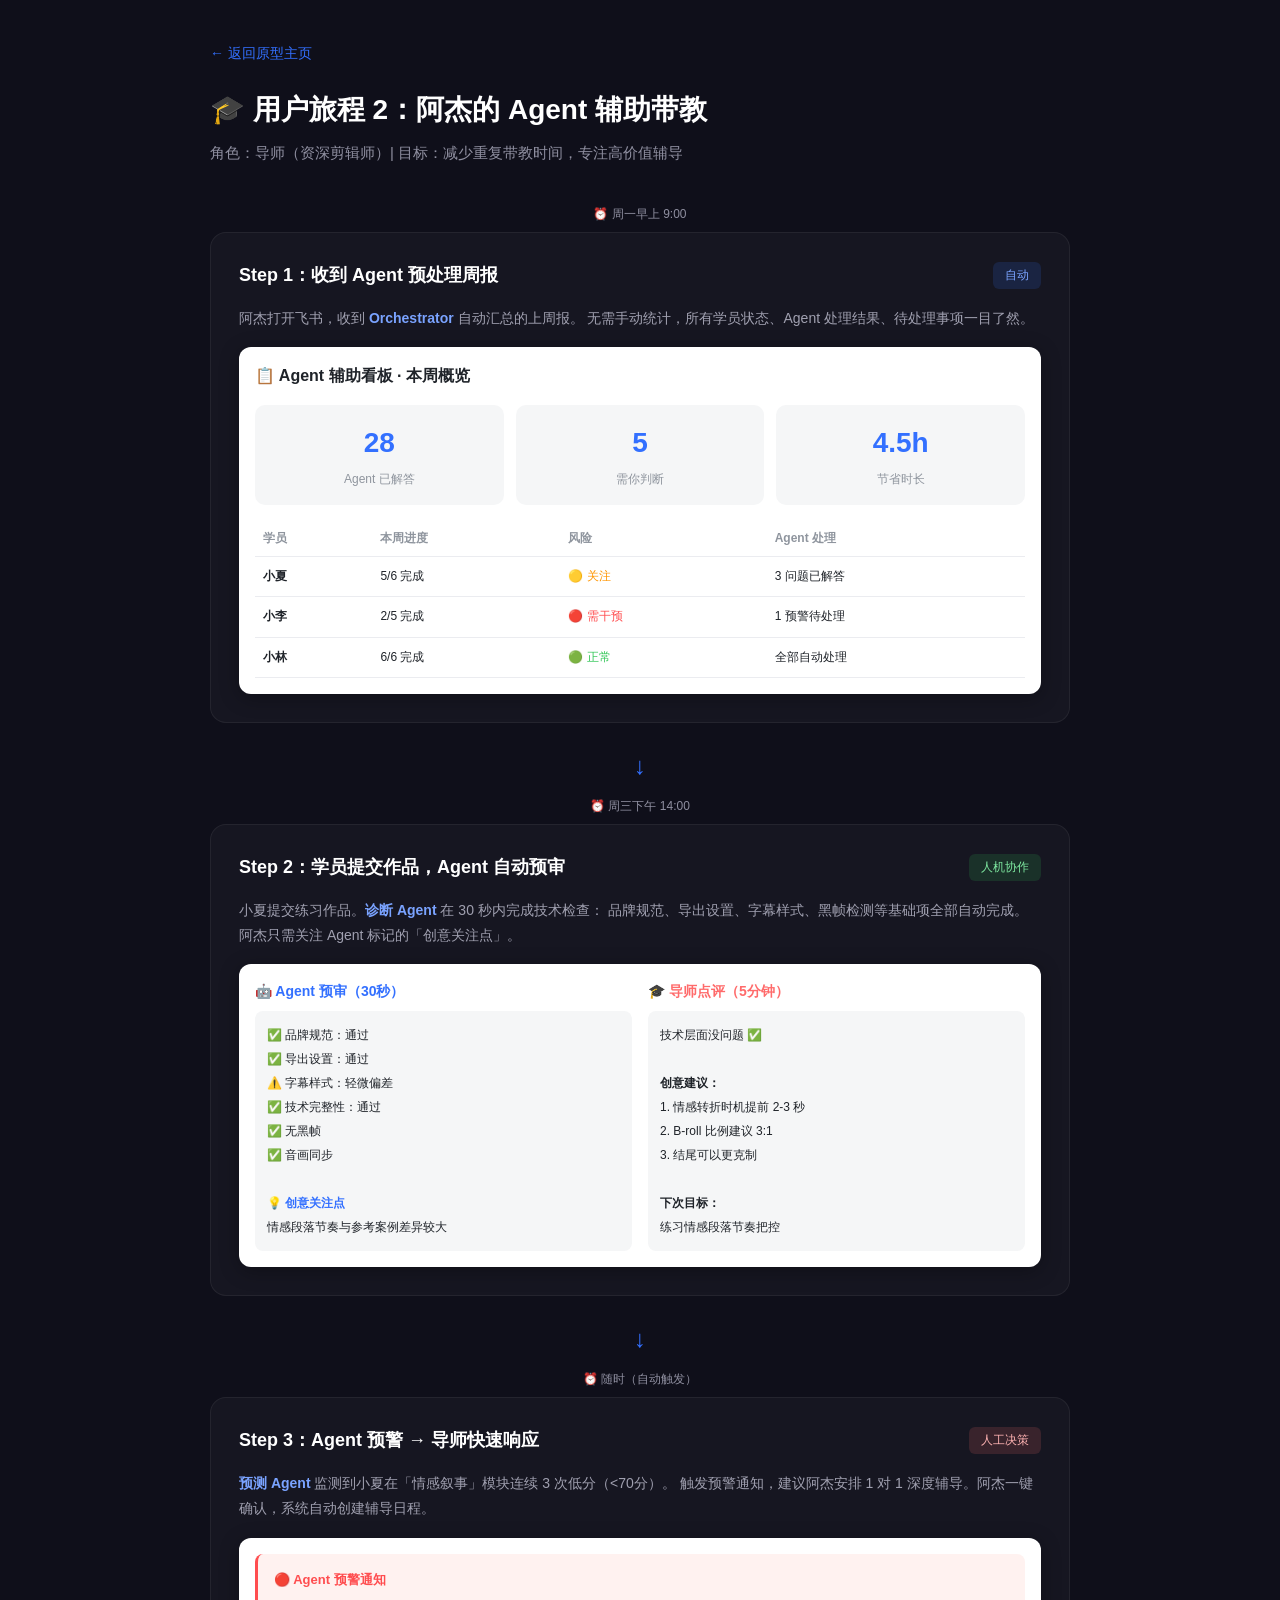
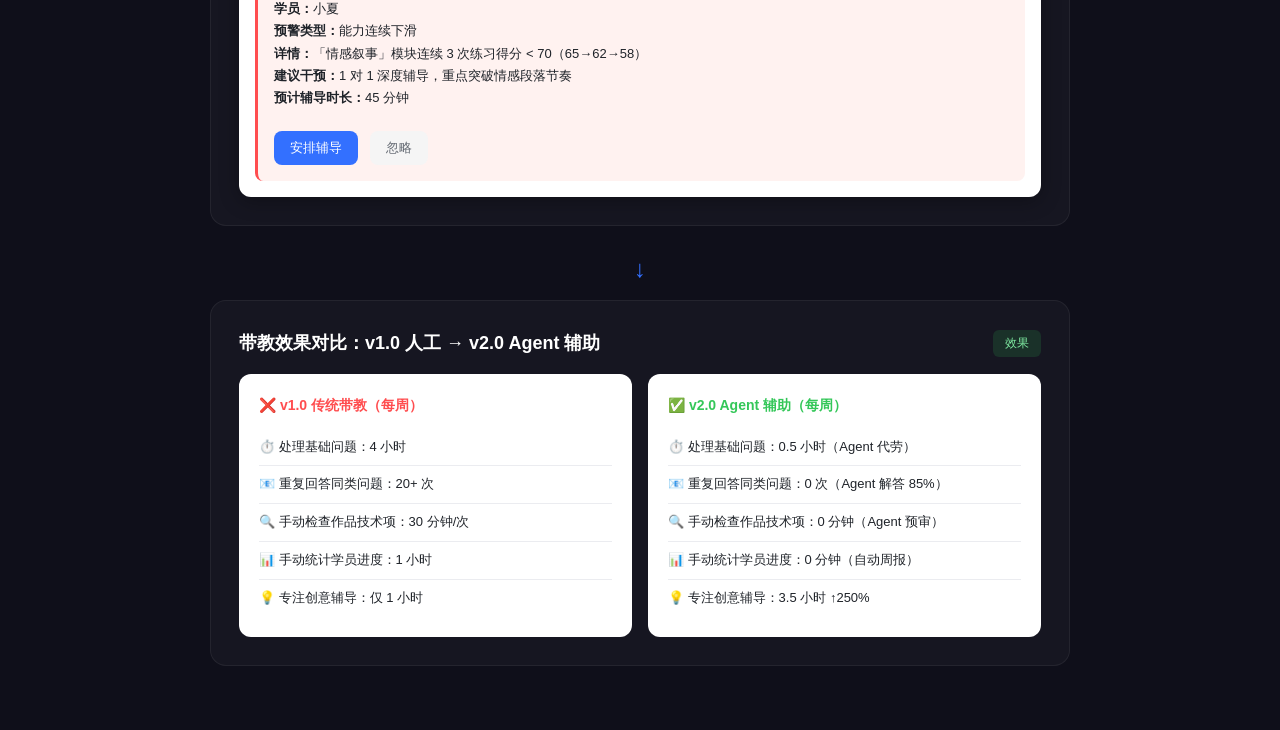
<file: training_system/figma_prototype/journeys/mentor-workflow.html>
<!DOCTYPE html>
<html lang="zh-CN">
<head>
    <meta charset="UTF-8">
    <meta name="viewport" content="width=device-width, initial-scale=1.0">
    <title>用户旅程 2：阿杰的 Agent 辅助带教</title>
    <style>
        * { margin: 0; padding: 0; box-sizing: border-box; }
        body {
            font-family: -apple-system, BlinkMacSystemFont, "PingFang SC", "Microsoft YaHei", sans-serif;
            background: #0f0f1a; color: #c0c0d0;
            min-height: 100vh; line-height: 1.6;
        }
        .container { max-width: 900px; margin: 0 auto; padding: 40px 20px; }
        .back-link { display: inline-flex; align-items: center; gap: 6px; color: #3370FF; text-decoration: none; font-size: 14px; margin-bottom: 24px; }
        h1 { font-size: 28px; font-weight: 600; color: #fff; margin-bottom: 8px; }
        .subtitle { color: #8f8fa0; font-size: 15px; margin-bottom: 40px; }

        .flow-step {
            background: rgba(255,255,255,0.03);
            border: 1px solid rgba(255,255,255,0.06);
            border-radius: 16px; padding: 28px;
            margin-bottom: 24px;
        }
        .flow-header {
            display: flex; justify-content: space-between; align-items: center;
            margin-bottom: 16px;
        }
        .flow-title { font-size: 18px; font-weight: 600; color: #fff; }
        .flow-tag {
            padding: 4px 12px; border-radius: 6px; font-size: 12px; font-weight: 500;
        }
        .tag-auto { background: rgba(51,112,255,0.15); color: #7aa3ff; }
        .tag-human { background: rgba(255,107,107,0.15); color: #ffb3b3; }
        .tag-collab { background: rgba(52,199,89,0.15); color: #7ee8a0; }

        .flow-desc { font-size: 14px; color: #a0a0b0; line-height: 1.8; margin-bottom: 16px; }
        .flow-desc strong { color: #7aa3ff; }

        .mock-screen {
            background: #fff; border-radius: 12px; padding: 16px;
            color: #1F2329; font-size: 13px; box-shadow: 0 4px 20px rgba(0,0,0,0.3);
        }
        .dashboard-mock {
            display: grid; grid-template-columns: repeat(3, 1fr); gap: 12px;
            margin-bottom: 16px;
        }
        .metric-box {
            background: #f5f6f7; border-radius: 10px; padding: 16px; text-align: center;
        }
        .metric-box .num { font-size: 28px; font-weight: 700; color: #3370FF; }
        .metric-box .label { font-size: 12px; color: #8F959E; margin-top: 4px; }
        .table-mock {
            width: 100%; border-collapse: collapse; font-size: 12px;
        }
        .table-mock th { text-align: left; padding: 8px; color: #8F959E; border-bottom: 1px solid #EBECF0; }
        .table-mock td { padding: 10px 8px; border-bottom: 1px solid #EBECF0; }

        .arrow-down { text-align: center; color: #3370FF; font-size: 24px; margin: 12px 0; }
        .time-label { text-align: center; font-size: 12px; color: #8f8fa0; margin-bottom: 8px; }

        .before-after {
            display: grid; grid-template-columns: 1fr 1fr; gap: 16px;
        }
        .ba-card {
            background: #fff; border-radius: 12px; padding: 20px;
            color: #1F2329;
        }
        .ba-card h4 { font-size: 14px; margin-bottom: 12px; }
        .ba-card.old h4 { color: #FF4D4F; }
        .ba-card.new h4 { color: #34C759; }
        .ba-item {
            display: flex; align-items: center; gap: 8px;
            padding: 8px 0; border-bottom: 1px solid #EBECF0;
            font-size: 13px;
        }
        .ba-item:last-child { border-bottom: none; }
    </style>
</head>
<body>
    <div class="container">
        <a href="../index.html" class="back-link">← 返回原型主页</a>
        <h1>🎓 用户旅程 2：阿杰的 Agent 辅助带教</h1>
        <p class="subtitle">角色：导师（资深剪辑师）| 目标：减少重复带教时间，专注高价值辅导</p>

        <div class="time-label">⏰ 周一早上 9:00</div>
        <div class="flow-step">
            <div class="flow-header">
                <div class="flow-title">Step 1：收到 Agent 预处理周报</div>
                <span class="flow-tag tag-auto">自动</span>
            </div>
            <div class="flow-desc">
                阿杰打开飞书，收到 <strong>Orchestrator</strong> 自动汇总的上周报。
                无需手动统计，所有学员状态、Agent 处理结果、待处理事项一目了然。
            </div>
            <div class="mock-screen">
                <div style="font-size:16px;font-weight:600;margin-bottom:16px;">📋 Agent 辅助看板 · 本周概览</div>
                <div class="dashboard-mock">
                    <div class="metric-box">
                        <div class="num">28</div>
                        <div class="label">Agent 已解答</div>
                    </div>
                    <div class="metric-box">
                        <div class="num">5</div>
                        <div class="label">需你判断</div>
                    </div>
                    <div class="metric-box">
                        <div class="num">4.5h</div>
                        <div class="label">节省时长</div>
                    </div>
                </div>
                <table class="table-mock">
                    <thead><tr><th>学员</th><th>本周进度</th><th>风险</th><th>Agent 处理</th></tr></thead>
                    <tbody>
                        <tr><td><strong>小夏</strong></td><td>5/6 完成</td><td style="color:#FF9500;">🟡 关注</td><td>3 问题已解答</td></tr>
                        <tr><td><strong>小李</strong></td><td>2/5 完成</td><td style="color:#FF4D4F;">🔴 需干预</td><td>1 预警待处理</td></tr>
                        <tr><td><strong>小林</strong></td><td>6/6 完成</td><td style="color:#34C759;">🟢 正常</td><td>全部自动处理</td></tr>
                    </tbody>
                </table>
            </div>
        </div>

        <div class="arrow-down">↓</div>
        <div class="time-label">⏰ 周三下午 14:00</div>

        <div class="flow-step">
            <div class="flow-header">
                <div class="flow-title">Step 2：学员提交作品，Agent 自动预审</div>
                <span class="flow-tag tag-collab">人机协作</span>
            </div>
            <div class="flow-desc">
                小夏提交练习作品。<strong>诊断 Agent</strong> 在 30 秒内完成技术检查：
                品牌规范、导出设置、字幕样式、黑帧检测等基础项全部自动完成。
                阿杰只需关注 Agent 标记的「创意关注点」。
            </div>
            <div class="mock-screen">
                <div style="display:grid;grid-template-columns:1fr 1fr;gap:16px;">
                    <div>
                        <div style="font-size:14px;font-weight:600;color:#3370FF;margin-bottom:8px;">🤖 Agent 预审（30秒）</div>
                        <div style="background:#f5f6f7;border-radius:8px;padding:12px;font-size:12px;line-height:2;">
                            ✅ 品牌规范：通过<br>
                            ✅ 导出设置：通过<br>
                            ⚠️ 字幕样式：轻微偏差<br>
                            ✅ 技术完整性：通过<br>
                            ✅ 无黑帧<br>
                            ✅ 音画同步<br><br>
                            <strong style="color:#3370FF;">💡 创意关注点</strong><br>
                            情感段落节奏与参考案例差异较大
                        </div>
                    </div>
                    <div>
                        <div style="font-size:14px;font-weight:600;color:#FF6B6B;margin-bottom:8px;">🎓 导师点评（5分钟）</div>
                        <div style="background:#f5f6f7;border-radius:8px;padding:12px;font-size:12px;line-height:2;">
                            技术层面没问题 ✅<br><br>
                            <strong>创意建议：</strong><br>
                            1. 情感转折时机提前 2-3 秒<br>
                            2. B-roll 比例建议 3:1<br>
                            3. 结尾可以更克制<br><br>
                            <strong>下次目标：</strong><br>
                            练习情感段落节奏把控
                        </div>
                    </div>
                </div>
            </div>
        </div>

        <div class="arrow-down">↓</div>
        <div class="time-label">⏰ 随时（自动触发）</div>

        <div class="flow-step">
            <div class="flow-header">
                <div class="flow-title">Step 3：Agent 预警 → 导师快速响应</div>
                <span class="flow-tag tag-human">人工决策</span>
            </div>
            <div class="flow-desc">
                <strong>预测 Agent</strong> 监测到小夏在「情感叙事」模块连续 3 次低分（<70分）。
                触发预警通知，建议阿杰安排 1 对 1 深度辅导。阿杰一键确认，系统自动创建辅导日程。
            </div>
            <div class="mock-screen">
                <div style="background:#FFF2F0;border-left:3px solid #FF4D4F;border-radius:8px;padding:16px;">
                    <div style="font-weight:600;color:#FF4D4F;margin-bottom:8px;">🔴 Agent 预警通知</div>
                    <div style="font-size:13px;line-height:1.7;">
                        <strong>学员：</strong>小夏<br>
                        <strong>预警类型：</strong>能力连续下滑<br>
                        <strong>详情：</strong>「情感叙事」模块连续 3 次练习得分 &lt; 70（65→62→58）<br>
                        <strong>建议干预：</strong>1 对 1 深度辅导，重点突破情感段落节奏<br>
                        <strong>预计辅导时长：</strong>45 分钟<br><br>
                        <button style="background:#3370FF;color:#fff;border:none;padding:8px 16px;border-radius:8px;font-size:13px;cursor:pointer;">安排辅导</button>
                        <button style="background:#f5f5f5;color:#646A73;border:none;padding:8px 16px;border-radius:8px;font-size:13px;cursor:pointer;margin-left:8px;">忽略</button>
                    </div>
                </div>
            </div>
        </div>

        <div class="arrow-down">↓</div>

        <div class="flow-step">
            <div class="flow-header">
                <div class="flow-title">带教效果对比：v1.0 人工 → v2.0 Agent 辅助</div>
                <span class="flow-tag tag-collab">效果</span>
            </div>
            <div class="before-after">
                <div class="ba-card old">
                    <h4>❌ v1.0 传统带教（每周）</h4>
                    <div class="ba-item">⏱️ 处理基础问题：4 小时</div>
                    <div class="ba-item">📧 重复回答同类问题：20+ 次</div>
                    <div class="ba-item">🔍 手动检查作品技术项：30 分钟/次</div>
                    <div class="ba-item">📊 手动统计学员进度：1 小时</div>
                    <div class="ba-item">💡 专注创意辅导：仅 1 小时</div>
                </div>
                <div class="ba-card new">
                    <h4>✅ v2.0 Agent 辅助（每周）</h4>
                    <div class="ba-item">⏱️ 处理基础问题：0.5 小时（Agent 代劳）</div>
                    <div class="ba-item">📧 重复回答同类问题：0 次（Agent 解答 85%）</div>
                    <div class="ba-item">🔍 手动检查作品技术项：0 分钟（Agent 预审）</div>
                    <div class="ba-item">📊 手动统计学员进度：0 分钟（自动周报）</div>
                    <div class="ba-item">💡 专注创意辅导：3.5 小时 ↑250%</div>
                </div>
            </div>
        </div>
    </div>
</body>
</html>
</file>
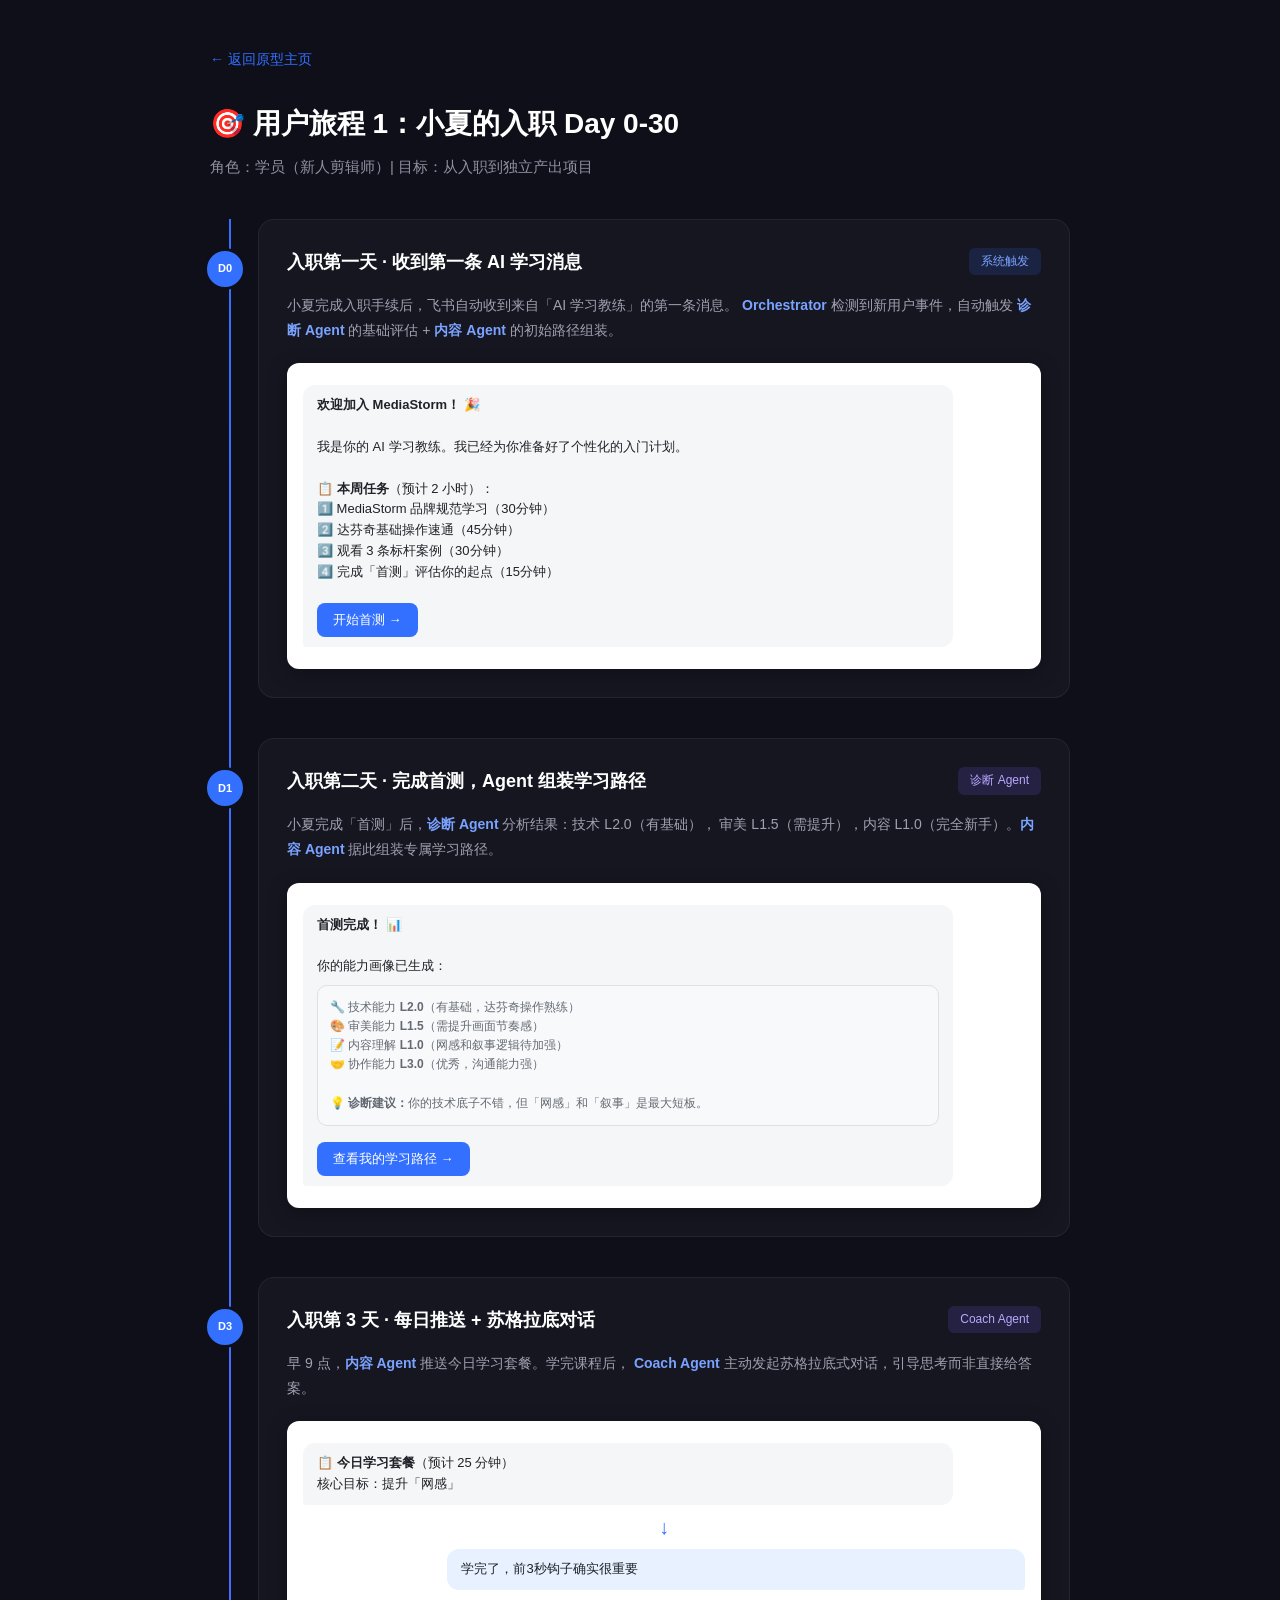
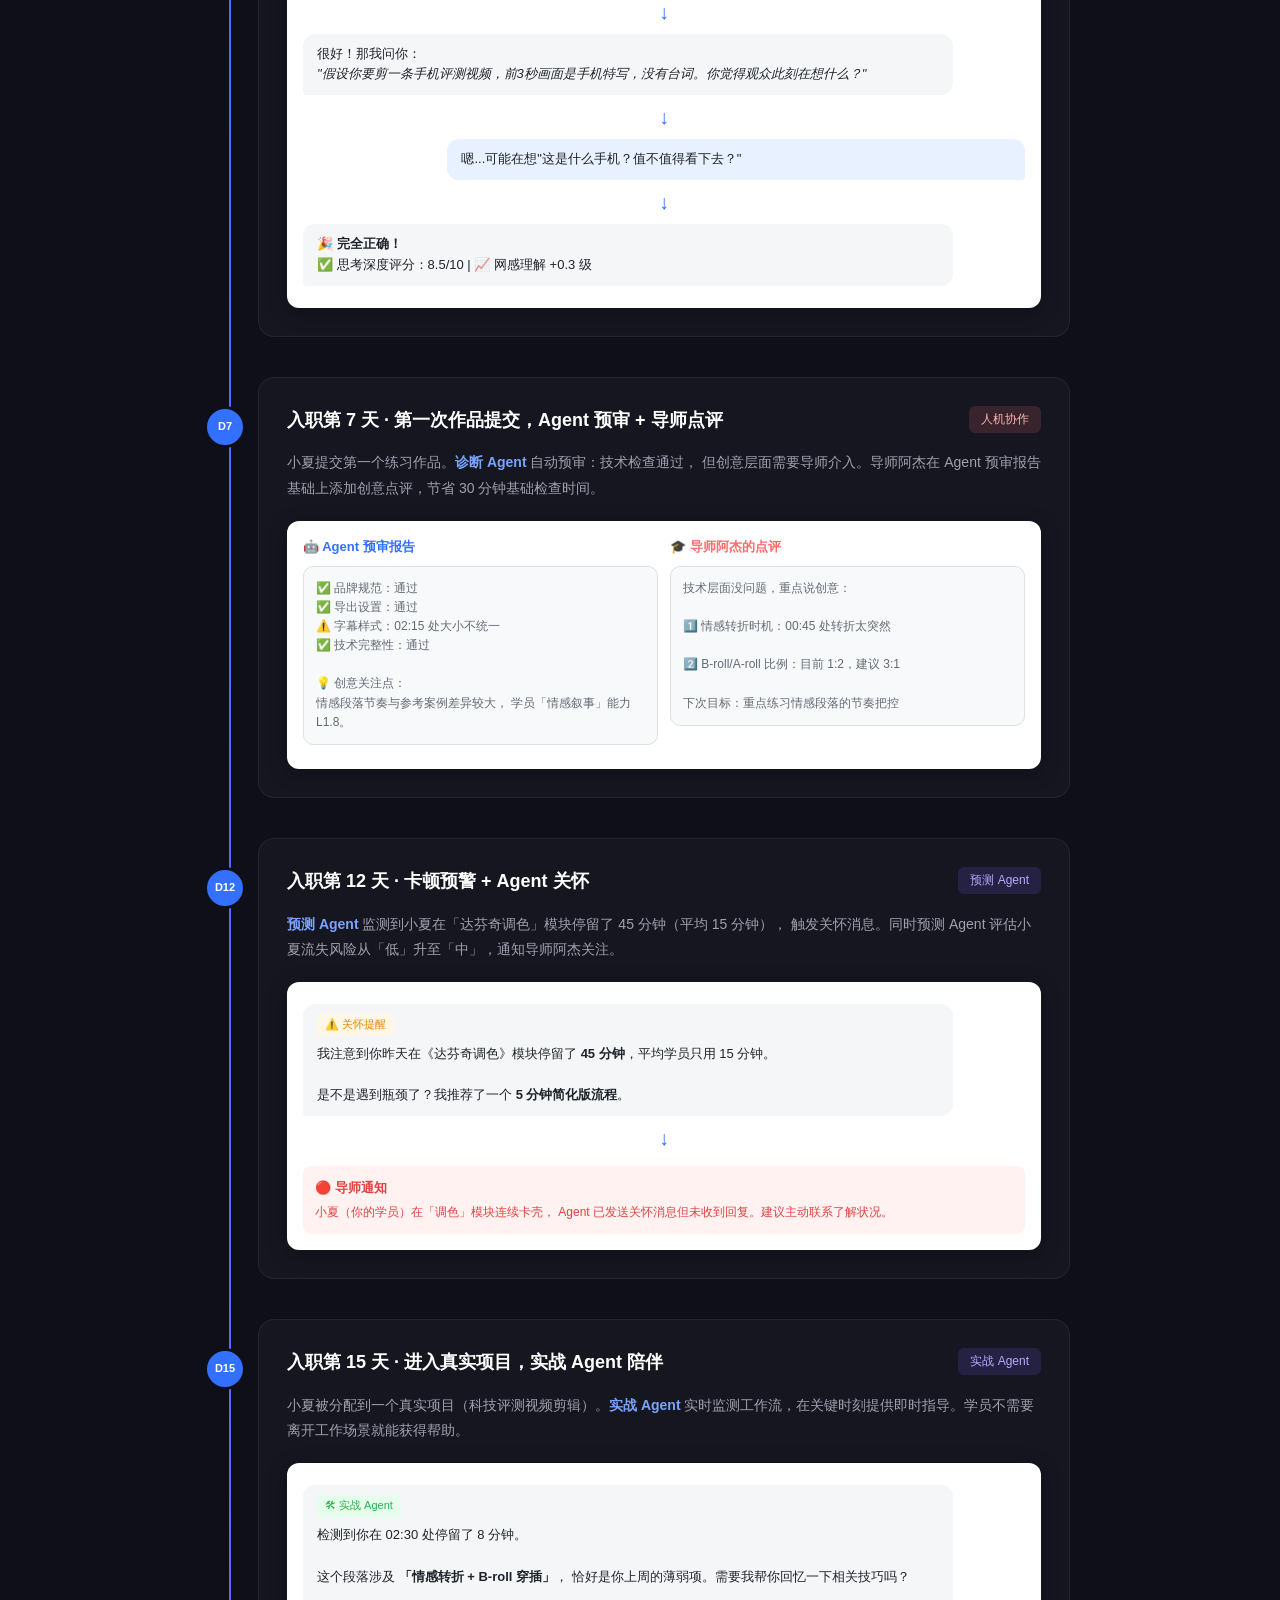
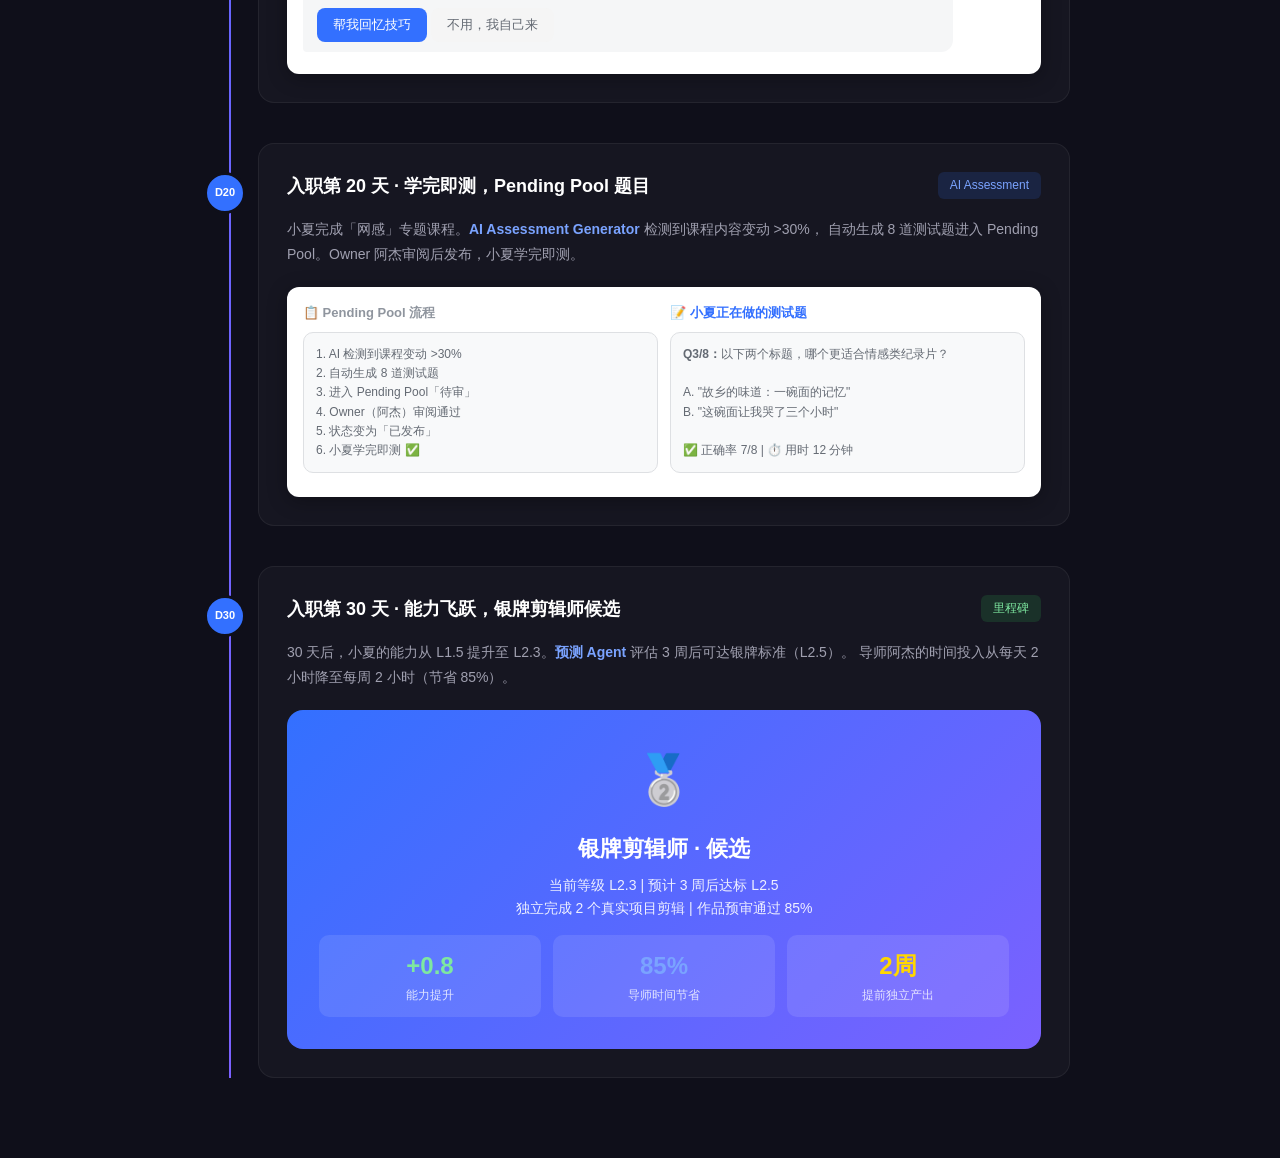
<file: training_system/figma_prototype/journeys/student-onboarding.html>
<!DOCTYPE html>
<html lang="zh-CN">
<head>
    <meta charset="UTF-8">
    <meta name="viewport" content="width=device-width, initial-scale=1.0">
    <title>用户旅程 1：小夏的入职 Day 0-30</title>
    <style>
        * { margin: 0; padding: 0; box-sizing: border-box; }
        body {
            font-family: -apple-system, BlinkMacSystemFont, "PingFang SC", "Microsoft YaHei", sans-serif;
            background: #0f0f1a;
            color: #c0c0d0;
            min-height: 100vh;
            line-height: 1.6;
        }
        .container { max-width: 900px; margin: 0 auto; padding: 40px 20px; }
        .back-link {
            display: inline-flex; align-items: center; gap: 6px;
            color: #3370FF; text-decoration: none; font-size: 14px;
            margin-bottom: 24px; padding: 8px 0;
        }
        .back-link:hover { text-decoration: underline; }
        h1 { font-size: 28px; font-weight: 600; color: #fff; margin-bottom: 8px; }
        .subtitle { color: #8f8fa0; font-size: 15px; margin-bottom: 40px; }

        .timeline { position: relative; padding-left: 48px; }
        .timeline::before {
            content: ''; position: absolute; left: 19px; top: 0; bottom: 0;
            width: 2px; background: linear-gradient(180deg, #3370FF, #7B61FF);
        }

        .step {
            position: relative; margin-bottom: 40px;
            background: rgba(255,255,255,0.03);
            border: 1px solid rgba(255,255,255,0.06);
            border-radius: 16px; padding: 28px;
        }
        .step::before {
            content: attr(data-day); position: absolute; left: -55px; top: 28px;
            width: 36px; height: 36px; border-radius: 50%; background: #3370FF;
            display: flex; align-items: center; justify-content: center;
            color: #fff; font-size: 11px; font-weight: 700;
            border: 3px solid #0f0f1a;
        }
        .step-header {
            display: flex; justify-content: space-between; align-items: flex-start;
            margin-bottom: 16px; flex-wrap: wrap; gap: 8px;
        }
        .step-title { font-size: 18px; font-weight: 600; color: #fff; }
        .step-tag {
            padding: 4px 12px; border-radius: 6px; font-size: 12px; font-weight: 500;
        }
        .tag-system { background: rgba(51,112,255,0.15); color: #7aa3ff; }
        .tag-agent { background: rgba(123,97,255,0.15); color: #b8a8ff; }
        .tag-mentor { background: rgba(255,107,107,0.15); color: #ffb3b3; }
        .tag-user { background: rgba(52,199,89,0.15); color: #7ee8a0; }
        .step-desc { font-size: 14px; color: #a0a0b0; line-height: 1.8; margin-bottom: 20px; }
        .step-desc strong { color: #7aa3ff; }

        .mock-screen {
            background: #fff; border-radius: 12px; padding: 16px;
            color: #1F2329; font-size: 13px; line-height: 1.6;
            box-shadow: 0 4px 20px rgba(0,0,0,0.3);
        }
        .mock-msg {
            background: #f5f6f7; padding: 10px 14px; border-radius: 12px;
            margin: 6px 0; max-width: 90%;
        }
        .mock-msg.agent { border-bottom-left-radius: 4px; }
        .mock-msg.user { margin-left: auto; background: #E8F1FF; border-bottom-right-radius: 4px; max-width: 80%; }
        .mock-card {
            background: #f8f9fa; border: 1px solid #DEE0E3; border-radius: 10px;
            padding: 12px; margin: 8px 0; font-size: 12px; color: #646A73;
        }
        .arrow { text-align: center; color: #3370FF; font-size: 20px; margin: 4px 0; }

        .two-col { display: grid; grid-template-columns: 1fr 1fr; gap: 12px; }
        .highlight-box {
            padding: 12px; border-radius: 8px; margin-top: 12px;
        }
        .highlight-blue { background: #E8F1FF; color: #245BDB; }
        .highlight-orange { background: #FFF7E6; color: #E68600; }
        .highlight-red { background: #FFF2F0; color: #E04344; }
        .highlight-green { background: #E6FFED; color: #2DAF4D; }

        .milestone {
            text-align: center; padding: 32px;
            background: linear-gradient(135deg, #3370FF, #7B61FF);
            border-radius: 16px; color: #fff;
        }
        .milestone .icon { font-size: 48px; margin-bottom: 12px; }
        .milestone h3 { font-size: 22px; font-weight: 600; margin-bottom: 8px; }
        .stats { display: grid; grid-template-columns: repeat(3, 1fr); gap: 12px; margin-top: 16px; }
        .stat-card { background: rgba(255,255,255,0.1); border-radius: 10px; padding: 12px; }
        .stat-value { font-size: 24px; font-weight: 700; }
        .stat-label { font-size: 12px; opacity: 0.8; }
    </style>
</head>
<body>
    <div class="container">
        <a href="../index.html" class="back-link">← 返回原型主页</a>
        <h1>🎯 用户旅程 1：小夏的入职 Day 0-30</h1>
        <p class="subtitle">角色：学员（新人剪辑师）| 目标：从入职到独立产出项目</p>

        <div class="timeline">
            <!-- Day 0 -->
            <div class="step" data-day="D0">
                <div class="step-header">
                    <div class="step-title">入职第一天 · 收到第一条 AI 学习消息</div>
                    <span class="step-tag tag-system">系统触发</span>
                </div>
                <div class="step-desc">
                    小夏完成入职手续后，飞书自动收到来自「AI 学习教练」的第一条消息。
                    <strong>Orchestrator</strong> 检测到新用户事件，自动触发
                    <strong>诊断 Agent</strong> 的基础评估 + <strong>内容 Agent</strong> 的初始路径组装。
                </div>
                <div class="mock-screen">
                    <div class="mock-msg agent">
                        <strong>欢迎加入 MediaStorm！</strong> 🎉<br><br>
                        我是你的 AI 学习教练。我已经为你准备好了个性化的入门计划。<br><br>
                        📋 <strong>本周任务</strong>（预计 2 小时）：<br>
                        1️⃣ MediaStorm 品牌规范学习（30分钟）<br>
                        2️⃣ 达芬奇基础操作速通（45分钟）<br>
                        3️⃣ 观看 3 条标杆案例（30分钟）<br>
                        4️⃣ 完成「首测」评估你的起点（15分钟）<br><br>
                        <button style="background:#3370FF;color:#fff;border:none;padding:8px 16px;border-radius:8px;font-size:13px;cursor:pointer;">开始首测 →</button>
                    </div>
                </div>
            </div>

            <!-- Day 1 -->
            <div class="step" data-day="D1">
                <div class="step-header">
                    <div class="step-title">入职第二天 · 完成首测，Agent 组装学习路径</div>
                    <span class="step-tag tag-agent">诊断 Agent</span>
                </div>
                <div class="step-desc">
                    小夏完成「首测」后，<strong>诊断 Agent</strong> 分析结果：技术 L2.0（有基础），
                    审美 L1.5（需提升），内容 L1.0（完全新手）。<strong>内容 Agent</strong> 据此组装专属学习路径。
                </div>
                <div class="mock-screen">
                    <div class="mock-msg agent">
                        <strong>首测完成！</strong> 📊<br><br>
                        你的能力画像已生成：
                        <div class="mock-card">
                            🔧 技术能力 <strong>L2.0</strong>（有基础，达芬奇操作熟练）<br>
                            🎨 审美能力 <strong>L1.5</strong>（需提升画面节奏感）<br>
                            📝 内容理解 <strong>L1.0</strong>（网感和叙事逻辑待加强）<br>
                            🤝 协作能力 <strong>L3.0</strong>（优秀，沟通能力强）<br><br>
                            💡 <strong>诊断建议：</strong>你的技术底子不错，但「网感」和「叙事」是最大短板。
                        </div>
                        <button style="background:#3370FF;color:#fff;border:none;padding:8px 16px;border-radius:8px;font-size:13px;cursor:pointer;margin-top:8px;">查看我的学习路径 →</button>
                    </div>
                </div>
            </div>

            <!-- Day 3 -->
            <div class="step" data-day="D3">
                <div class="step-header">
                    <div class="step-title">入职第 3 天 · 每日推送 + 苏格拉底对话</div>
                    <span class="step-tag tag-agent">Coach Agent</span>
                </div>
                <div class="step-desc">
                    早 9 点，<strong>内容 Agent</strong> 推送今日学习套餐。学完课程后，
                    <strong>Coach Agent</strong> 主动发起苏格拉底式对话，引导思考而非直接给答案。
                </div>
                <div class="mock-screen">
                    <div class="mock-msg agent">📋 <strong>今日学习套餐</strong>（预计 25 分钟）<br>核心目标：提升「网感」</div>
                    <div class="arrow">↓</div>
                    <div class="mock-msg user">学完了，前3秒钩子确实很重要</div>
                    <div class="arrow">↓</div>
                    <div class="mock-msg agent">
                        很好！那我问你：<br>
                        <em>"假设你要剪一条手机评测视频，前3秒画面是手机特写，没有台词。你觉得观众此刻在想什么？"</em>
                    </div>
                    <div class="arrow">↓</div>
                    <div class="mock-msg user">嗯...可能在想"这是什么手机？值不值得看下去？"</div>
                    <div class="arrow">↓</div>
                    <div class="mock-msg agent">
                        🎉 <strong>完全正确！</strong><br>
                        ✅ 思考深度评分：8.5/10 | 📈 网感理解 +0.3 级
                    </div>
                </div>
            </div>

            <!-- Day 7 -->
            <div class="step" data-day="D7">
                <div class="step-header">
                    <div class="step-title">入职第 7 天 · 第一次作品提交，Agent 预审 + 导师点评</div>
                    <span class="step-tag tag-mentor">人机协作</span>
                </div>
                <div class="step-desc">
                    小夏提交第一个练习作品。<strong>诊断 Agent</strong> 自动预审：技术检查通过，
                    但创意层面需要导师介入。导师阿杰在 Agent 预审报告基础上添加创意点评，节省 30 分钟基础检查时间。
                </div>
                <div class="mock-screen">
                    <div class="two-col">
                        <div>
                            <div style="color:#3370FF;font-weight:600;margin-bottom:8px;">🤖 Agent 预审报告</div>
                            <div class="mock-card">
                                ✅ 品牌规范：通过<br>
                                ✅ 导出设置：通过<br>
                                ⚠️ 字幕样式：02:15 处大小不统一<br>
                                ✅ 技术完整性：通过<br><br>
                                💡 创意关注点：<br>
                                情感段落节奏与参考案例差异较大，
                                学员「情感叙事」能力 L1.8。
                            </div>
                        </div>
                        <div>
                            <div style="color:#FF6B6B;font-weight:600;margin-bottom:8px;">🎓 导师阿杰的点评</div>
                            <div class="mock-card">
                                技术层面没问题，重点说创意：<br><br>
                                1️⃣ 情感转折时机：00:45 处转折太突然<br><br>
                                2️⃣ B-roll/A-roll 比例：目前 1:2，建议 3:1<br><br>
                                下次目标：重点练习情感段落的节奏把控
                            </div>
                        </div>
                    </div>
                </div>
            </div>

            <!-- Day 12 -->
            <div class="step" data-day="D12">
                <div class="step-header">
                    <div class="step-title">入职第 12 天 · 卡顿预警 + Agent 关怀</div>
                    <span class="step-tag tag-agent">预测 Agent</span>
                </div>
                <div class="step-desc">
                    <strong>预测 Agent</strong> 监测到小夏在「达芬奇调色」模块停留了 45 分钟（平均 15 分钟），
                    触发关怀消息。同时预测 Agent 评估小夏流失风险从「低」升至「中」，通知导师阿杰关注。
                </div>
                <div class="mock-screen">
                    <div class="mock-msg agent">
                        <div style="display:inline-flex;align-items:center;gap:4px;background:#FFF7E6;color:#E68600;padding:2px 8px;border-radius:4px;font-size:11px;margin-bottom:8px;">⚠️ 关怀提醒</div><br>
                        我注意到你昨天在《达芬奇调色》模块停留了 <strong>45 分钟</strong>，平均学员只用 15 分钟。<br><br>
                        是不是遇到瓶颈了？我推荐了一个 <strong>5 分钟简化版流程</strong>。
                    </div>
                    <div class="arrow">↓</div>
                    <div class="highlight-box highlight-red">
                        <div style="font-weight:600;margin-bottom:4px;">🔴 导师通知</div>
                        <div style="font-size:12px;">
                            小夏（你的学员）在「调色」模块连续卡壳，
                            Agent 已发送关怀消息但未收到回复。建议主动联系了解状况。
                        </div>
                    </div>
                </div>
            </div>

            <!-- Day 15 -->
            <div class="step" data-day="D15">
                <div class="step-header">
                    <div class="step-title">入职第 15 天 · 进入真实项目，实战 Agent 陪伴</div>
                    <span class="step-tag tag-agent">实战 Agent</span>
                </div>
                <div class="step-desc">
                    小夏被分配到一个真实项目（科技评测视频剪辑）。<strong>实战 Agent</strong>
                    实时监测工作流，在关键时刻提供即时指导。学员不需要离开工作场景就能获得帮助。
                </div>
                <div class="mock-screen">
                    <div class="mock-msg agent">
                        <div style="display:inline-flex;align-items:center;gap:4px;background:#E6FFED;color:#2DAF4D;padding:2px 8px;border-radius:4px;font-size:11px;margin-bottom:8px;">🛠 实战 Agent</div><br>
                        检测到你在 02:30 处停留了 8 分钟。<br><br>
                        这个段落涉及 <strong>「情感转折 + B-roll 穿插」</strong>，
                        恰好是你上周的薄弱项。需要我帮你回忆一下相关技巧吗？<br><br>
                        <button style="background:#3370FF;color:#fff;border:none;padding:8px 16px;border-radius:8px;font-size:13px;cursor:pointer;">帮我回忆技巧</button>
                        <button style="background:#f5f5f5;color:#646A73;border:none;padding:8px 16px;border-radius:8px;font-size:13px;cursor:pointer;">不用，我自己来</button>
                    </div>
                </div>
            </div>

            <!-- Day 20 -->
            <div class="step" data-day="D20">
                <div class="step-header">
                    <div class="step-title">入职第 20 天 · 学完即测，Pending Pool 题目</div>
                    <span class="step-tag tag-system">AI Assessment</span>
                </div>
                <div class="step-desc">
                    小夏完成「网感」专题课程。<strong>AI Assessment Generator</strong> 检测到课程内容变动 >30%，
                    自动生成 8 道测试题进入 Pending Pool。Owner 阿杰审阅后发布，小夏学完即测。
                </div>
                <div class="mock-screen">
                    <div class="two-col">
                        <div>
                            <div style="color:#8F959E;font-weight:600;margin-bottom:8px;">📋 Pending Pool 流程</div>
                            <div class="mock-card">
                                1. AI 检测到课程变动 >30%<br>
                                2. 自动生成 8 道测试题<br>
                                3. 进入 Pending Pool「待审」<br>
                                4. Owner（阿杰）审阅通过<br>
                                5. 状态变为「已发布」<br>
                                6. 小夏学完即测 ✅
                            </div>
                        </div>
                        <div>
                            <div style="color:#3370FF;font-weight:600;margin-bottom:8px;">📝 小夏正在做的测试题</div>
                            <div class="mock-card">
                                <strong>Q3/8：</strong>以下两个标题，哪个更适合情感类纪录片？<br><br>
                                A. "故乡的味道：一碗面的记忆"<br>
                                B. "这碗面让我哭了三个小时"<br><br>
                                ✅ 正确率 7/8 | ⏱️ 用时 12 分钟
                            </div>
                        </div>
                    </div>
                </div>
            </div>

            <!-- Day 30 -->
            <div class="step" data-day="D30">
                <div class="step-header">
                    <div class="step-title">入职第 30 天 · 能力飞跃，银牌剪辑师候选</div>
                    <span class="step-tag tag-user">里程碑</span>
                </div>
                <div class="step-desc">
                    30 天后，小夏的能力从 L1.5 提升至 L2.3。<strong>预测 Agent</strong> 评估 3 周后可达银牌标准（L2.5）。
                    导师阿杰的时间投入从每天 2 小时降至每周 2 小时（节省 85%）。
                </div>
                <div class="milestone">
                    <div class="icon">🥈</div>
                    <h3>银牌剪辑师 · 候选</h3>
                    <div style="font-size:14px;opacity:0.9;">
                        当前等级 L2.3 | 预计 3 周后达标 L2.5<br>
                        独立完成 2 个真实项目剪辑 | 作品预审通过 85%
                    </div>
                    <div class="stats">
                        <div class="stat-card">
                            <div class="stat-value" style="color:#7ee8a0;">+0.8</div>
                            <div class="stat-label">能力提升</div>
                        </div>
                        <div class="stat-card">
                            <div class="stat-value" style="color:#7aa3ff;">85%</div>
                            <div class="stat-label">导师时间节省</div>
                        </div>
                        <div class="stat-card">
                            <div class="stat-value" style="color:#FFD700;">2周</div>
                            <div class="stat-label">提前独立产出</div>
                        </div>
                    </div>
                </div>
            </div>
        </div>
    </div>
</body>
</html>
</file>
<file: training_system/figma_prototype/css/design-system.css>
/* ============================================
   MediaStorm Agentic Learning — Design System
   基于飞书 Lark Design 风格
   ============================================ */

/* --- CSS Variables --- */
:root {
  /* Primary */
  --primary-50: #E8F1FF;
  --primary-100: #D0E3FF;
  --primary-200: #A0C6FF;
  --primary-300: #70A8FF;
  --primary-400: #4A8BFF;
  --primary-500: #3370FF;
  --primary-600: #245BDB;
  --primary-700: #1A47B8;
  --primary-800: #133594;
  --primary-900: #0E2671;

  /* Success */
  --success-50: #E6FFED;
  --success-500: #34C759;
  --success-600: #2DAF4D;

  /* Warning */
  --warning-50: #FFF7E6;
  --warning-500: #FF9500;
  --warning-600: #E68600;

  /* Danger */
  --danger-50: #FFF2F0;
  --danger-500: #FF4D4F;
  --danger-600: #E04344;

  /* Neutral */
  --gray-0: #FFFFFF;
  --gray-50: #F5F6F7;
  --gray-100: #EBECF0;
  --gray-200: #DEE0E3;
  --gray-300: #BBBFC4;
  --gray-400: #8F959E;
  --gray-500: #646A73;
  --gray-600: #4E545C;
  --gray-700: #373C43;
  --gray-800: #1F2329;
  --gray-900: #0A0C0F;

  /* Agent Colors */
  --agent-diagnostic: #7B61FF;
  --agent-diagnostic-light: #F0ECFF;
  --agent-coach: #FF6B6B;
  --agent-coach-light: #FFF0F0;
  --agent-content: #3370FF;
  --agent-content-light: #E8F1FF;
  --agent-predictive: #FFA94D;
  --agent-predictive-light: #FFF4E6;
  --agent-practice: #20C997;
  --agent-practice-light: #E6FCF5;

  /* Shadows */
  --shadow-xs: 0 1px 2px rgba(31,35,41,0.04);
  --shadow-sm: 0 1px 3px rgba(31,35,41,0.06), 0 1px 2px rgba(31,35,41,0.04);
  --shadow-md: 0 4px 12px rgba(31,35,41,0.08), 0 1px 4px rgba(31,35,41,0.04);
  --shadow-lg: 0 8px 24px rgba(31,35,41,0.10), 0 2px 8px rgba(31,35,41,0.04);
  --shadow-xl: 0 16px 48px rgba(31,35,41,0.12), 0 4px 16px rgba(31,35,41,0.08);

  /* Radius */
  --radius-sm: 6px;
  --radius-md: 8px;
  --radius-lg: 12px;
  --radius-xl: 16px;
  --radius-2xl: 20px;
  --radius-full: 9999px;

  /* Spacing Scale */
  --space-1: 4px;
  --space-2: 8px;
  --space-3: 12px;
  --space-4: 16px;
  --space-5: 20px;
  --space-6: 24px;
  --space-8: 32px;
  --space-10: 40px;
  --space-12: 48px;

  /* Typography */
  --font-sans: -apple-system, BlinkMacSystemFont, "Segoe UI", Roboto, "Helvetica Neue", Arial, "PingFang SC", "Hiragino Sans GB", "Microsoft YaHei", sans-serif;
  --font-mono: "SF Mono", Monaco, "Cascadia Code", "Roboto Mono", Consolas, "Courier New", monospace;

  /* Device sizes */
  --mobile-w: 375px;
  --mobile-h: 812px;
  --desktop-w: 1280px;
  --desktop-h: 800px;
}

/* --- Reset & Base --- */
*, *::before, *::after { margin: 0; padding: 0; box-sizing: border-box; }
html { -webkit-font-smoothing: antialiased; -moz-osx-font-smoothing: grayscale; }
body {
  font-family: var(--font-sans);
  background: var(--gray-900);
  color: var(--gray-800);
  min-height: 100vh;
  overflow: hidden;
  font-size: 14px;
  line-height: 1.5;
}

/* --- Prototype Container --- */
.proto-root {
  display: grid;
  grid-template-columns: 1fr auto 340px;
  grid-template-rows: auto 1fr;
  grid-template-areas: "nav nav nav" "canvas canvas info";
  height: 100vh;
  gap: var(--space-4);
  padding: var(--space-4);
}

/* --- Navigation --- */
.proto-nav {
  grid-area: nav;
  background: rgba(255,255,255,0.04);
  border: 1px solid rgba(255,255,255,0.06);
  border-radius: var(--radius-lg);
  padding: var(--space-3) var(--space-5);
  display: flex;
  flex-wrap: wrap;
  gap: var(--space-4);
  align-items: center;
  backdrop-filter: blur(20px);
}

.nav-section { display: flex; gap: var(--space-2); align-items: center; }
.nav-section-label {
  font-size: 11px; font-weight: 600; color: var(--gray-400);
  text-transform: uppercase; letter-spacing: 0.5px;
}

.role-tab, .page-tab {
  padding: var(--space-2) var(--space-4);
  border-radius: var(--radius-md);
  border: 1px solid transparent;
  background: rgba(255,255,255,0.06);
  color: var(--gray-300);
  font-size: 13px;
  font-weight: 500;
  cursor: pointer;
  transition: all 0.15s ease;
  white-space: nowrap;
}
.role-tab:hover, .page-tab:hover {
  background: rgba(255,255,255,0.10);
  color: #fff;
}
.role-tab.active {
  background: var(--primary-500);
  color: #fff;
  border-color: var(--primary-500);
}
.page-tab.active {
  background: rgba(51,112,255,0.12);
  color: var(--primary-400);
  border-color: var(--primary-500);
}

/* --- Device Canvas --- */
.proto-canvas {
  grid-area: canvas;
  display: flex;
  justify-content: center;
  align-items: center;
  overflow: auto;
  padding: var(--space-4);
}

.device-frame {
  background: var(--gray-50);
  border-radius: var(--radius-2xl);
  box-shadow: var(--shadow-xl), 0 0 0 1px rgba(255,255,255,0.08);
  overflow: hidden;
  position: relative;
  transition: all 0.3s cubic-bezier(0.4, 0, 0.2, 1);
}
.device-frame.mobile {
  width: var(--mobile-w);
  height: var(--mobile-h);
}
.device-frame.desktop {
  width: var(--desktop-w);
  height: var(--desktop-h);
  transform: scale(0.62);
  transform-origin: center center;
}

.device-content {
  width: 100%;
  height: 100%;
  overflow-y: auto;
  background: var(--gray-50);
  position: relative;
}
.device-content::-webkit-scrollbar { width: 4px; }
.device-content::-webkit-scrollbar-track { background: transparent; }
.device-content::-webkit-scrollbar-thumb { background: var(--gray-200); border-radius: 2px; }

/* --- Info Panel --- */
.info-panel {
  grid-area: info;
  background: rgba(255,255,255,0.03);
  border: 1px solid rgba(255,255,255,0.06);
  border-radius: var(--radius-lg);
  padding: var(--space-5);
  color: var(--gray-400);
  overflow-y: auto;
  backdrop-filter: blur(20px);
}
.info-panel h3 {
  color: #fff;
  font-size: 15px;
  font-weight: 600;
  margin-bottom: var(--space-5);
  padding-bottom: var(--space-3);
  border-bottom: 1px solid rgba(255,255,255,0.08);
}
.info-section { margin-bottom: var(--space-5); }
.info-section h4 {
  font-size: 12px;
  font-weight: 600;
  color: #fff;
  margin-bottom: var(--space-2);
  text-transform: uppercase;
  letter-spacing: 0.5px;
}
.info-section p, .info-section li {
  font-size: 13px;
  line-height: 1.8;
  color: var(--gray-400);
}
.info-section ul { padding-left: var(--space-4); }
.info-section .highlight { color: var(--primary-400); font-weight: 500; }

/* --- Scrollbar --- */
::-webkit-scrollbar { width: 6px; height: 6px; }
::-webkit-scrollbar-track { background: transparent; }
::-webkit-scrollbar-thumb { background: rgba(255,255,255,0.12); border-radius: 3px; }
::-webkit-scrollbar-thumb:hover { background: rgba(255,255,255,0.20); }

/* --- Animations --- */
@keyframes fadeInUp {
  from { opacity: 0; transform: translateY(12px); }
  to { opacity: 1; transform: translateY(0); }
}
@keyframes slideIn {
  from { opacity: 0; transform: translateX(-8px); }
  to { opacity: 1; transform: translateX(0); }
}
.animate-in { animation: fadeInUp 0.35s ease-out; }

/* ============================================
   MOBILE UI COMPONENTS (模拟飞书移动端)
   ============================================ */

/* Chat Header */
.chat-header {
  background: var(--gray-0);
  padding: var(--space-3) var(--space-4);
  border-bottom: 1px solid var(--gray-100);
  display: flex;
  align-items: center;
  gap: var(--space-3);
  position: sticky;
  top: 0;
  z-index: 10;
}
.chat-header .avatar {
  width: 40px; height: 40px; border-radius: var(--radius-full);
  display: flex; align-items: center; justify-content: center;
  color: #fff; font-size: 18px; flex-shrink: 0;
}
.chat-header .title { flex: 1; }
.chat-header .title h4 { font-size: 16px; font-weight: 600; color: var(--gray-800); }
.chat-header .title .subtitle { font-size: 12px; color: var(--gray-400); }
.chat-header .status-online { color: var(--success-500); font-size: 12px; }

/* Chat Body */
.chat-body {
  padding: var(--space-4);
  display: flex;
  flex-direction: column;
  gap: var(--space-4);
  min-height: calc(100% - 140px);
}

/* Message Bubbles */
.msg-row {
  display: flex;
  gap: var(--space-2);
  max-width: 92%;
  animation: fadeInUp 0.3s ease-out;
}
.msg-row.agent { align-self: flex-start; }
.msg-row.user { align-self: flex-end; flex-direction: row-reverse; }

.msg-avatar {
  width: 36px; height: 36px; border-radius: var(--radius-full);
  flex-shrink: 0; display: flex; align-items: center; justify-content: center;
  font-size: 14px; color: #fff;
}
.msg-bubble {
  background: var(--gray-0);
  padding: var(--space-3) var(--space-4);
  border-radius: var(--radius-xl);
  border-bottom-left-radius: var(--space-1);
  box-shadow: var(--shadow-xs);
  font-size: 14px;
  line-height: 1.7;
  color: var(--gray-800);
}
.msg-row.user .msg-bubble {
  background: var(--primary-50);
  border-bottom-left-radius: var(--radius-xl);
  border-bottom-right-radius: var(--space-1);
}
.msg-time {
  font-size: 11px;
  color: var(--gray-300);
  margin-top: var(--space-1);
  padding: 0 var(--space-1);
}

/* Message Cards */
.msg-card {
  background: var(--gray-0);
  border-radius: var(--radius-lg);
  padding: var(--space-4);
  margin-top: var(--space-2);
  border: 1px solid var(--gray-100);
  box-shadow: var(--shadow-sm);
}
.msg-card-title {
  font-size: 14px;
  font-weight: 600;
  margin-bottom: var(--space-3);
  display: flex;
  align-items: center;
  gap: var(--space-2);
}
.msg-card-body {
  font-size: 13px;
  color: var(--gray-500);
  line-height: 1.7;
}
.msg-card-actions {
  display: flex;
  gap: var(--space-2);
  margin-top: var(--space-4);
  flex-wrap: wrap;
}

/* Chat Input */
.chat-input-bar {
  background: var(--gray-0);
  padding: var(--space-3) var(--space-4);
  border-top: 1px solid var(--gray-100);
  display: flex;
  gap: var(--space-2);
  align-items: center;
  position: sticky;
  bottom: 0;
}
.chat-input-bar input {
  flex: 1;
  border: 1px solid var(--gray-200);
  border-radius: var(--radius-full);
  padding: 10px var(--space-5);
  font-size: 14px;
  outline: none;
  background: var(--gray-50);
  transition: border-color 0.2s;
}
.chat-input-bar input:focus { border-color: var(--primary-500); background: var(--gray-0); }
.chat-input-bar input::placeholder { color: var(--gray-300); }

/* Bottom Nav (Mobile) */
.bottom-nav {
  display: flex;
  justify-content: space-around;
  padding: var(--space-2) 0 calc(var(--space-2) + env(safe-area-inset-bottom));
  background: var(--gray-0);
  border-top: 1px solid var(--gray-100);
  position: sticky;
  bottom: 0;
}
.bottom-nav-item {
  display: flex;
  flex-direction: column;
  align-items: center;
  gap: 2px;
  padding: var(--space-1) var(--space-3);
  color: var(--gray-300);
  font-size: 10px;
  cursor: pointer;
  border: none;
  background: none;
  transition: color 0.15s;
}
.bottom-nav-item.active { color: var(--primary-500); }
.bottom-nav-item .icon { font-size: 22px; line-height: 1; }

/* ============================================
   DESKTOP UI COMPONENTS (模拟飞书PC端)
   ============================================ */

.desktop-page {
  padding: var(--space-6);
  background: var(--gray-50);
  min-height: 100%;
}

.page-header {
  display: flex;
  justify-content: space-between;
  align-items: flex-start;
  margin-bottom: var(--space-6);
}
.page-header h2 { font-size: 22px; font-weight: 600; color: var(--gray-800); }
.page-header p { font-size: 14px; color: var(--gray-400); margin-top: var(--space-1); }

/* Dashboard Grid */
.dashboard-grid {
  display: grid;
  grid-template-columns: repeat(3, 1fr);
  gap: var(--space-4);
}
.dashboard-grid-2 { grid-template-columns: repeat(2, 1fr); }
.dashboard-grid-4 { grid-template-columns: repeat(4, 1fr); }

/* Cards */
.card {
  background: var(--gray-0);
  border-radius: var(--radius-lg);
  padding: var(--space-5);
  box-shadow: var(--shadow-sm);
  border: 1px solid var(--gray-100);
  transition: box-shadow 0.2s;
}
.card:hover { box-shadow: var(--shadow-md); }
.card-header {
  display: flex;
  justify-content: space-between;
  align-items: center;
  margin-bottom: var(--space-4);
}
.card-header h4 { font-size: 14px; font-weight: 600; color: var(--gray-500); }

/* Metric */
.metric-value {
  font-size: 36px;
  font-weight: 700;
  color: var(--gray-800);
  line-height: 1.2;
}
.metric-value .unit { font-size: 18px; font-weight: 500; }
.metric-change {
  font-size: 13px;
  margin-top: var(--space-1);
  display: flex;
  align-items: center;
  gap: var(--space-1);
}
.metric-change.up { color: var(--success-500); }
.metric-change.down { color: var(--danger-500); }

/* Tables */
.data-table {
  width: 100%;
  border-collapse: separate;
  border-spacing: 0;
  font-size: 13px;
}
.data-table th {
  text-align: left;
  padding: var(--space-3) var(--space-4);
  color: var(--gray-400);
  font-weight: 500;
  border-bottom: 1px solid var(--gray-100);
  background: var(--gray-50);
  font-size: 12px;
  text-transform: uppercase;
  letter-spacing: 0.3px;
}
.data-table td {
  padding: var(--space-3) var(--space-4);
  border-bottom: 1px solid var(--gray-100);
  color: var(--gray-700);
}
.data-table tr:hover td { background: var(--gray-50); }
.data-table tr:last-child td { border-bottom: none; }

/* ============================================
   ATOMS & UTILITIES
   ============================================ */

/* Buttons */
.btn {
  display: inline-flex;
  align-items: center;
  justify-content: center;
  gap: var(--space-1);
  padding: 8px 16px;
  border-radius: var(--radius-md);
  border: 1px solid transparent;
  font-size: 13px;
  font-weight: 500;
  cursor: pointer;
  transition: all 0.15s ease;
  white-space: nowrap;
}
.btn:disabled { opacity: 0.5; cursor: not-allowed; }
.btn-primary {
  background: var(--primary-500);
  color: #fff;
}
.btn-primary:hover:not(:disabled) { background: var(--primary-600); }
.btn-secondary {
  background: var(--gray-100);
  color: var(--gray-700);
  border-color: var(--gray-200);
}
.btn-secondary:hover:not(:disabled) { background: var(--gray-200); }
.btn-ghost {
  background: transparent;
  color: var(--gray-500);
}
.btn-ghost:hover:not(:disabled) { background: var(--gray-50); color: var(--gray-700); }
.btn-sm { padding: 5px 12px; font-size: 12px; }
.btn-xs { padding: 3px 8px; font-size: 11px; }
.btn-icon {
  width: 36px; height: 36px; padding: 0;
  border-radius: var(--radius-full);
}

/* Tags */
.tag {
  display: inline-flex;
  align-items: center;
  gap: var(--space-1);
  padding: 3px 10px;
  border-radius: var(--radius-sm);
  font-size: 12px;
  font-weight: 500;
}
.tag-green { background: var(--success-50); color: var(--success-600); }
.tag-orange { background: var(--warning-50); color: var(--warning-600); }
.tag-red { background: var(--danger-50); color: var(--danger-600); }
.tag-blue { background: var(--primary-50); color: var(--primary-600); }
.tag-purple { background: var(--agent-diagnostic-light); color: var(--agent-diagnostic); }
.tag-gray { background: var(--gray-100); color: var(--gray-500); }

/* Status Dots */
.status-dot {
  width: 8px;
  height: 8px;
  border-radius: var(--radius-full);
  display: inline-block;
}
.status-green { background: var(--success-500); }
.status-yellow { background: var(--warning-500); }
.status-red { background: var(--danger-500); }
.status-blue { background: var(--primary-500); }

/* Progress Bars */
.progress-bar {
  height: 6px;
  background: var(--gray-100);
  border-radius: var(--radius-full);
  overflow: hidden;
}
.progress-bar .fill {
  height: 100%;
  border-radius: var(--radius-full);
  transition: width 0.6s cubic-bezier(0.4, 0, 0.2, 1);
}
.fill-blue { background: var(--primary-500); }
.fill-green { background: var(--success-500); }
.fill-orange { background: var(--warning-500); }
.fill-red { background: var(--danger-500); }
.fill-purple { background: var(--agent-diagnostic); }

/* List Items */
.list-item {
  display: flex;
  align-items: center;
  gap: var(--space-3);
  padding: var(--space-3) 0;
  border-bottom: 1px solid var(--gray-100);
}
.list-item:last-child { border-bottom: none; }
.item-icon {
  width: 44px; height: 44px; border-radius: var(--radius-lg);
  display: flex; align-items: center; justify-content: center;
  font-size: 20px; flex-shrink: 0;
}
.item-content { flex: 1; min-width: 0; }
.item-title { font-size: 14px; font-weight: 500; color: var(--gray-800); }
.item-desc { font-size: 12px; color: var(--gray-400); margin-top: 2px; }

/* Alert Boxes */
.alert {
  padding: var(--space-3) var(--space-4);
  border-radius: var(--radius-md);
  font-size: 13px;
  line-height: 1.6;
  border-left: 3px solid transparent;
}
.alert-info { background: var(--primary-50); border-left-color: var(--primary-500); color: var(--primary-700); }
.alert-warning { background: var(--warning-50); border-left-color: var(--warning-500); color: var(--warning-700); }
.alert-danger { background: var(--danger-50); border-left-color: var(--danger-500); color: var(--danger-700); }
.alert-success { background: var(--success-50); border-left-color: var(--success-500); color: var(--success-700); }

/* Radar Chart Placeholder */
.radar-placeholder {
  width: 200px;
  height: 200px;
  margin: 0 auto;
}
.radar-placeholder svg { width: 100%; height: 100%; }

/* Empty State */
.empty-state {
  display: flex;
  flex-direction: column;
  align-items: center;
  justify-content: center;
  padding: var(--space-12);
  color: var(--gray-300);
  text-align: center;
}
.empty-state .icon { font-size: 48px; margin-bottom: var(--space-3); opacity: 0.4; }

/* Hotspot indicator */
.hotspot {
  position: relative;
  cursor: pointer;
}
.hotspot::after {
  content: '';
  position: absolute;
  inset: -3px;
  border: 2px dashed var(--primary-400);
  border-radius: inherit;
  opacity: 0;
  transition: opacity 0.2s;
  pointer-events: none;
}
.hotspot:hover::after { opacity: 0.5; }

/* ============================================
   NEW COMPONENTS FOR v4.1 MODULES
   ============================================ */

/* Star Rating */
.star-rating {
  display: flex;
  gap: 4px;
  font-size: 20px;
  color: var(--warning-500);
}
.star-rating .star-empty { color: var(--gray-200); }

/* Score Slider */
.score-slider {
  display: flex;
  align-items: center;
  gap: var(--space-3);
}
.score-slider input[type="range"] {
  flex: 1;
  -webkit-appearance: none;
  height: 6px;
  border-radius: var(--radius-full);
  background: var(--gray-100);
  outline: none;
}
.score-slider input[type="range"]::-webkit-slider-thumb {
  -webkit-appearance: none;
  width: 20px;
  height: 20px;
  border-radius: 50%;
  background: var(--primary-500);
  cursor: pointer;
  box-shadow: var(--shadow-sm);
}
.score-slider .score-value {
  min-width: 32px;
  text-align: center;
  font-weight: 700;
  color: var(--primary-600);
  font-size: 16px;
}

/* Certification Badge */
.cert-badge {
  width: 72px;
  height: 72px;
  border-radius: 50%;
  display: flex;
  align-items: center;
  justify-content: center;
  font-size: 28px;
  position: relative;
  box-shadow: var(--shadow-md);
}
.cert-badge.bronze { background: linear-gradient(135deg, #CD7F32, #E8A87C); }
.cert-badge.silver { background: linear-gradient(135deg, #A0A0A0, #D0D0D0); }
.cert-badge.gold { background: linear-gradient(135deg, #D4AF37, #F0E68C); }
.cert-badge.locked { background: var(--gray-100); filter: grayscale(1); opacity: 0.5; }

/* Step Bar (for certification progress) */
.step-bar {
  display: flex;
  align-items: center;
  gap: var(--space-2);
}
.step-bar .step {
  width: 32px;
  height: 32px;
  border-radius: 50%;
  display: flex;
  align-items: center;
  justify-content: center;
  font-size: 12px;
  font-weight: 700;
  flex-shrink: 0;
}
.step-bar .step.done { background: var(--success-500); color: #fff; }
.step-bar .step.current { background: var(--primary-500); color: #fff; box-shadow: 0 0 0 3px var(--primary-100); }
.step-bar .step.pending { background: var(--gray-100); color: var(--gray-400); }
.step-bar .step-line {
  flex: 1;
  height: 3px;
  background: var(--gray-100);
  border-radius: var(--radius-full);
}
.step-bar .step-line.done { background: var(--success-500); }

/* Points Card */
.points-card {
  background: linear-gradient(135deg, var(--primary-500), var(--primary-700));
  border-radius: var(--radius-lg);
  padding: var(--space-5);
  color: #fff;
}
.points-card .points-value {
  font-size: 42px;
  font-weight: 800;
  line-height: 1;
}
.points-card .points-label {
  font-size: 13px;
  opacity: 0.8;
  margin-top: var(--space-1);
}

/* Leaderboard Row */
.lb-row {
  display: flex;
  align-items: center;
  gap: var(--space-3);
  padding: var(--space-3) var(--space-4);
  border-bottom: 1px solid var(--gray-100);
}
.lb-row:last-child { border-bottom: none; }
.lb-rank {
  width: 28px;
  text-align: center;
  font-weight: 700;
  font-size: 14px;
  color: var(--gray-400);
}
.lb-rank.top { color: var(--warning-500); }
.lb-avatar {
  width: 36px; height: 36px;
  border-radius: var(--radius-full);
  background: var(--primary-100);
  display: flex; align-items: center; justify-content: center;
  font-size: 14px; font-weight: 600; color: var(--primary-600);
  flex-shrink: 0;
}

/* Form Section (Mobile) */
.form-section {
  padding: var(--space-4);
  border-bottom: 1px solid var(--gray-100);
}
.form-section:last-child { border-bottom: none; }
.form-label {
  font-size: 14px;
  font-weight: 600;
  color: var(--gray-700);
  margin-bottom: var(--space-2);
  display: block;
}
.form-hint {
  font-size: 12px;
  color: var(--gray-400);
  margin-bottom: var(--space-3);
}

/* Utilities */
.text-primary { color: var(--gray-800); }
.text-secondary { color: var(--gray-500); }
.text-tertiary { color: var(--gray-400); }
.font-semibold { font-weight: 600; }
.font-bold { font-weight: 700; }
.flex { display: flex; }
.flex-col { flex-direction: column; }
.items-center { align-items: center; }
.justify-between { justify-content: space-between; }
.gap-2 { gap: var(--space-2); }
.gap-3 { gap: var(--space-3); }
.gap-4 { gap: var(--space-4); }
.mt-2 { margin-top: var(--space-2); }
.mt-3 { margin-top: var(--space-3); }
.mt-4 { margin-top: var(--space-4); }
.mb-2 { margin-bottom: var(--space-2); }
.mb-3 { margin-bottom: var(--space-3); }
.mb-4 { margin-bottom: var(--space-4); }
.p-4 { padding: var(--space-4); }
.rounded-lg { border-radius: var(--radius-lg); }
.bg-white { background: var(--gray-0); }
.border { border: 1px solid var(--gray-100); }
.shadow-sm { box-shadow: var(--shadow-sm); }
</file>
<file: training_system/portfolio/assets/css/main.css>
/* ============================================
   MediaStorm Agentic Learning — Portfolio Website
   Design: Dark theme, cinematic, professional
   ============================================ */

:root {
  /* Primary — Cinematic Blue-Orange */
  --accent: #FF6B35;
  --accent-light: #FF9F7A;
  --accent-dark: #E55A2B;
  --accent-glow: rgba(255,107,53,0.15);

  /* Base */
  --bg: #0A0A0F;
  --bg-elevated: #111118;
  --bg-card: #16161F;
  --bg-card-hover: #1C1C28;
  --border: rgba(255,255,255,0.06);
  --border-active: rgba(255,107,53,0.3);

  /* Text */
  --text: #F0F0F5;
  --text-secondary: #8A8A9A;
  --text-tertiary: #5A5A6A;
  --text-muted: #3A3A4A;

  /* Gradients */
  --gradient-hero: linear-gradient(135deg, #0A0A0F 0%, #1A1020 50%, #0F1A20 100%);
  --gradient-accent: linear-gradient(135deg, var(--accent) 0%, var(--accent-light) 100%);
  --gradient-card: linear-gradient(180deg, rgba(255,255,255,0.03) 0%, transparent 100%);

  /* Typography */
  --font: -apple-system, BlinkMacSystemFont, "Segoe UI", Roboto, "Helvetica Neue", Arial, "PingFang SC", "Hiragino Sans GB", "Microsoft YaHei", sans-serif;
  --font-mono: "SF Mono", Monaco, "Cascadia Code", Consolas, monospace;

  /* Spacing */
  --s1: 4px; --s2: 8px; --s3: 12px; --s4: 16px;
  --s5: 20px; --s6: 24px; --s8: 32px; --s10: 40px;
  --s12: 48px; --s16: 64px; --s20: 80px; --s24: 96px;

  /* Radius */
  --r-sm: 6px; --r-md: 10px; --r-lg: 14px; --r-xl: 20px;

  /* Shadows */
  --shadow-sm: 0 1px 2px rgba(0,0,0,0.3);
  --shadow-md: 0 4px 20px rgba(0,0,0,0.4);
  --shadow-lg: 0 8px 40px rgba(0,0,0,0.5);
  --shadow-glow: 0 0 40px var(--accent-glow);
}

/* Reset */
*, *::before, *::after { margin:0; padding:0; box-sizing:border-box; }
html { scroll-behavior: smooth; -webkit-font-smoothing: antialiased; }
body {
  font-family: var(--font);
  background: var(--bg);
  color: var(--text);
  line-height: 1.6;
  font-size: 15px;
  overflow-x: hidden;
}

/* Selection */
::selection { background: var(--accent); color: #fff; }

/* Scrollbar */
::-webkit-scrollbar { width: 6px; }
::-webkit-scrollbar-track { background: transparent; }
::-webkit-scrollbar-thumb { background: var(--text-muted); border-radius: 3px; }

/* ============================================
   LAYOUT
   ============================================ */
.container {
  max-width: 1200px;
  margin: 0 auto;
  padding: 0 var(--s6);
}

.section {
  padding: var(--s20) 0;
}

.section-sm { padding: var(--s12) 0; }

/* ============================================
   NAVIGATION
   ============================================ */
.nav {
  position: fixed;
  top: 0; left: 0; right: 0;
  z-index: 1000;
  background: rgba(10,10,15,0.8);
  backdrop-filter: blur(20px);
  border-bottom: 1px solid var(--border);
}
.nav-inner {
  display: flex;
  align-items: center;
  justify-content: space-between;
  height: 64px;
}
.nav-brand {
  display: flex;
  align-items: center;
  gap: var(--s3);
  font-weight: 700;
  font-size: 16px;
  color: var(--text);
  text-decoration: none;
}
.nav-brand-icon {
  width: 32px; height: 32px;
  background: var(--gradient-accent);
  border-radius: var(--r-sm);
  display: flex; align-items: center; justify-content: center;
  font-size: 14px;
}
.nav-links {
  display: flex;
  gap: var(--s1);
}
.nav-link {
  padding: var(--s2) var(--s4);
  border-radius: var(--r-sm);
  color: var(--text-secondary);
  text-decoration: none;
  font-size: 14px;
  font-weight: 500;
  transition: all 0.2s;
}
.nav-link:hover, .nav-link.active {
  color: var(--text);
  background: rgba(255,255,255,0.05);
}
.nav-cta {
  padding: var(--s2) var(--s5);
  background: var(--gradient-accent);
  color: #fff;
  border-radius: var(--r-sm);
  text-decoration: none;
  font-size: 13px;
  font-weight: 600;
  transition: all 0.2s;
}
.nav-cta:hover { transform: translateY(-1px); box-shadow: var(--shadow-glow); }

/* Mobile nav */
.nav-mobile-toggle { display: none; background: none; border: none; color: var(--text); font-size: 20px; cursor: pointer; }

@media (max-width: 768px) {
  .nav-links { display: none; position: absolute; top: 64px; left: 0; right: 0; background: var(--bg-elevated); flex-direction: column; padding: var(--s4); gap: var(--s2); border-bottom: 1px solid var(--border); }
  .nav-links.open { display: flex; }
  .nav-mobile-toggle { display: block; }
  .nav-cta { display: none; }
}

/* ============================================
   HERO
   ============================================ */
.hero {
  min-height: 100vh;
  display: flex;
  align-items: center;
  background: var(--gradient-hero);
  position: relative;
  overflow: hidden;
}
.hero::before {
  content: '';
  position: absolute;
  top: 20%; right: -10%;
  width: 600px; height: 600px;
  background: radial-gradient(circle, var(--accent-glow) 0%, transparent 70%);
  pointer-events: none;
}
.hero-badge {
  display: inline-flex;
  align-items: center;
  gap: var(--s2);
  padding: var(--s2) var(--s4);
  background: rgba(255,107,53,0.1);
  border: 1px solid var(--border-active);
  border-radius: var(--r-full);
  font-size: 13px;
  color: var(--accent-light);
  margin-bottom: var(--s6);
}
.hero-badge-dot {
  width: 6px; height: 6px;
  background: var(--accent);
  border-radius: 50%;
  animation: pulse 2s infinite;
}
@keyframes pulse {
  0%, 100% { opacity: 1; }
  50% { opacity: 0.3; }
}
.hero-title {
  font-size: clamp(36px, 6vw, 64px);
  font-weight: 800;
  line-height: 1.1;
  letter-spacing: -0.02em;
  margin-bottom: var(--s5);
}
.hero-title-accent {
  background: var(--gradient-accent);
  -webkit-background-clip: text;
  -webkit-text-fill-color: transparent;
  background-clip: text;
}
.hero-subtitle {
  font-size: clamp(16px, 2vw, 20px);
  color: var(--text-secondary);
  max-width: 560px;
  margin-bottom: var(--s8);
  line-height: 1.7;
}
.hero-actions {
  display: flex;
  gap: var(--s4);
  flex-wrap: wrap;
}
.btn {
  display: inline-flex;
  align-items: center;
  gap: var(--s2);
  padding: var(--s3) var(--s6);
  border-radius: var(--r-md);
  font-size: 15px;
  font-weight: 600;
  text-decoration: none;
  cursor: pointer;
  border: none;
  transition: all 0.2s;
}
.btn-primary {
  background: var(--gradient-accent);
  color: #fff;
  box-shadow: var(--shadow-glow);
}
.btn-primary:hover { transform: translateY(-2px); box-shadow: 0 0 60px rgba(255,107,53,0.25); }
.btn-secondary {
  background: transparent;
  color: var(--text);
  border: 1px solid var(--border);
}
.btn-secondary:hover { border-color: var(--border-active); background: var(--accent-glow); }
.btn-sm { padding: var(--s2) var(--s4); font-size: 13px; }

/* ============================================
   STATS / METRICS
   ============================================ */
.stats-grid {
  display: grid;
  grid-template-columns: repeat(4, 1fr);
  gap: var(--s4);
}
@media (max-width: 768px) {
  .stats-grid { grid-template-columns: repeat(2, 1fr); }
}
.stat-card {
  background: var(--bg-card);
  border: 1px solid var(--border);
  border-radius: var(--r-lg);
  padding: var(--s6);
  transition: all 0.3s;
}
.stat-card:hover {
  background: var(--bg-card-hover);
  border-color: var(--border-active);
  transform: translateY(-2px);
}
.stat-value {
  font-size: 36px;
  font-weight: 800;
  background: var(--gradient-accent);
  -webkit-background-clip: text;
  -webkit-text-fill-color: transparent;
  background-clip: text;
  line-height: 1.2;
}
.stat-label {
  font-size: 13px;
  color: var(--text-secondary);
  margin-top: var(--s2);
}

/* ============================================
   CARDS
   ============================================ */
.card {
  background: var(--bg-card);
  border: 1px solid var(--border);
  border-radius: var(--r-lg);
  padding: var(--s6);
  transition: all 0.3s;
}
.card:hover {
  background: var(--bg-card-hover);
  border-color: var(--border-active);
}
.card-gradient {
  background: var(--gradient-card);
}
.card-header {
  display: flex;
  align-items: center;
  gap: var(--s3);
  margin-bottom: var(--s4);
}
.card-icon {
  width: 40px; height: 40px;
  background: var(--accent-glow);
  border: 1px solid var(--border-active);
  border-radius: var(--r-md);
  display: flex; align-items: center; justify-content: center;
  font-size: 18px;
}
.card-title {
  font-size: 17px;
  font-weight: 700;
}
.card-desc {
  font-size: 14px;
  color: var(--text-secondary);
  line-height: 1.7;
}

/* ============================================
   GRIDS
   ============================================ */
.grid-2 { display: grid; grid-template-columns: repeat(2, 1fr); gap: var(--s6); }
.grid-3 { display: grid; grid-template-columns: repeat(3, 1fr); gap: var(--s6); }
.grid-4 { display: grid; grid-template-columns: repeat(4, 1fr); gap: var(--s6); }
@media (max-width: 768px) {
  .grid-2, .grid-3, .grid-4 { grid-template-columns: 1fr; }
}

/* ============================================
   TYPOGRAPHY
   ============================================ */
.section-title {
  font-size: clamp(24px, 3vw, 36px);
  font-weight: 800;
  margin-bottom: var(--s4);
  line-height: 1.2;
}
.section-subtitle {
  font-size: 16px;
  color: var(--text-secondary);
  margin-bottom: var(--s10);
  max-width: 600px;
}
.heading-sm {
  font-size: 13px;
  font-weight: 700;
  text-transform: uppercase;
  letter-spacing: 0.08em;
  color: var(--accent-light);
  margin-bottom: var(--s4);
}

/* ============================================
   TIMELINE
   ============================================ */
.timeline {
  position: relative;
  padding-left: var(--s8);
}
.timeline::before {
  content: '';
  position: absolute;
  left: 11px; top: 0; bottom: 0;
  width: 2px;
  background: linear-gradient(180deg, var(--accent) 0%, var(--text-muted) 100%);
}
.timeline-item {
  position: relative;
  padding-bottom: var(--s8);
}
.timeline-item::before {
  content: '';
  position: absolute;
  left: -27px; top: 4px;
  width: 10px; height: 10px;
  background: var(--accent);
  border-radius: 50%;
  box-shadow: 0 0 0 4px var(--bg);
}
.timeline-date {
  font-size: 12px;
  color: var(--accent-light);
  font-weight: 600;
  margin-bottom: var(--s1);
}
.timeline-title {
  font-size: 16px;
  font-weight: 700;
  margin-bottom: var(--s2);
}
.timeline-desc {
  font-size: 14px;
  color: var(--text-secondary);
  line-height: 1.7;
}

/* ============================================
   TAGS / BADGES
   ============================================ */
.tag {
  display: inline-flex;
  align-items: center;
  padding: var(--s1) var(--s3);
  border-radius: var(--r-sm);
  font-size: 12px;
  font-weight: 600;
}
.tag-accent {
  background: var(--accent-glow);
  color: var(--accent-light);
  border: 1px solid var(--border-active);
}
.tag-green { background: rgba(52,199,89,0.1); color: #34C759; border: 1px solid rgba(52,199,89,0.2); }
.tag-yellow { background: rgba(255,149,0,0.1); color: #FF9500; border: 1px solid rgba(255,149,0,0.2); }
.tag-red { background: rgba(255,77,79,0.1); color: #FF4D4F; border: 1px solid rgba(255,77,79,0.2); }
.tag-blue { background: rgba(51,112,255,0.1); color: #3370FF; border: 1px solid rgba(51,112,255,0.2); }

/* ============================================
   CODE / PRE
   ============================================ */
pre, code {
  font-family: var(--font-mono);
  font-size: 13px;
}
pre {
  background: var(--bg-elevated);
  border: 1px solid var(--border);
  border-radius: var(--r-md);
  padding: var(--s5);
  overflow-x: auto;
  line-height: 1.6;
}
code {
  background: var(--bg-elevated);
  padding: var(--s1) var(--s2);
  border-radius: var(--r-sm);
  color: var(--accent-light);
}

/* ============================================
   TABLE
   ============================================ */
.data-table {
  width: 100%;
  border-collapse: collapse;
  font-size: 14px;
}
.data-table th {
  text-align: left;
  padding: var(--s3) var(--s4);
  color: var(--text-tertiary);
  font-weight: 600;
  font-size: 12px;
  text-transform: uppercase;
  letter-spacing: 0.05em;
  border-bottom: 1px solid var(--border);
}
.data-table td {
  padding: var(--s3) var(--s4);
  border-bottom: 1px solid var(--border);
  color: var(--text-secondary);
}
.data-table tr:hover td {
  background: var(--bg-elevated);
  color: var(--text);
}

/* ============================================
   IFRAME / EMBED
   ============================================ */
.embed-container {
  position: relative;
  width: 100%;
  height: 0;
  padding-bottom: 56.25%;
  border-radius: var(--r-lg);
  overflow: hidden;
  border: 1px solid var(--border);
}
.embed-container iframe {
  position: absolute;
  top: 0; left: 0;
  width: 100%; height: 100%;
  border: none;
}

/* ============================================
   FOOTER
   ============================================ */
.footer {
  border-top: 1px solid var(--border);
  padding: var(--s10) 0;
  text-align: center;
  color: var(--text-tertiary);
  font-size: 13px;
}

/* ============================================
   UTILITIES
   ============================================ */
.text-center { text-align: center; }
.text-accent { color: var(--accent-light); }
.mb-1 { margin-bottom: var(--s1); }
.mb-2 { margin-bottom: var(--s2); }
.mb-4 { margin-bottom: var(--s4); }
.mb-6 { margin-bottom: var(--s6); }
.mb-8 { margin-bottom: var(--s8); }
.mt-4 { margin-top: var(--s4); }
.mt-8 { margin-top: var(--s8); }
.gap-4 { gap: var(--s4); }
.gap-6 { gap: var(--s6); }
.flex { display: flex; }
.flex-col { flex-direction: column; }
.items-center { align-items: center; }
.justify-center { justify-content: center; }
.justify-between { justify-content: space-between; }
.flex-wrap { flex-wrap: wrap; }
.w-full { width: 100%; }
.overflow-hidden { overflow: hidden; }

/* Reveal animation */
.reveal {
  opacity: 0;
  transform: translateY(20px);
  transition: all 0.6s ease;
}
.reveal.visible {
  opacity: 1;
  transform: translateY(0);
}
</file>
